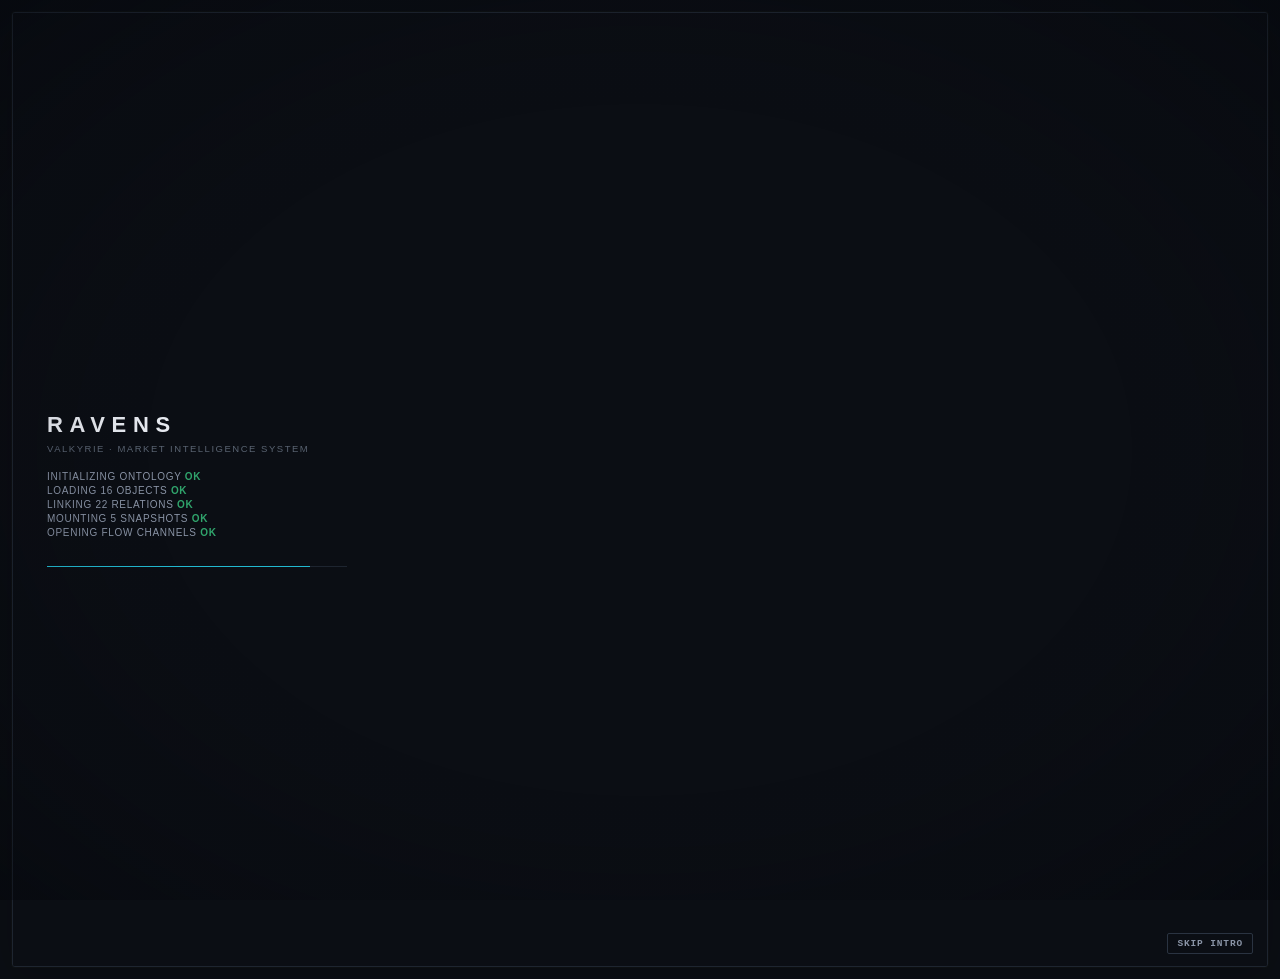
<file: prototype/valkyrie-v2.5/index.html>
<!DOCTYPE html>
<html lang="ko">
<head>
<meta charset="utf-8">
<meta name="viewport" content="width=device-width, initial-scale=1">
<meta http-equiv="Content-Security-Policy" content="default-src 'none'; script-src 'self'; style-src 'self' 'unsafe-inline'; img-src data:; connect-src 'none'; base-uri 'none'; form-action 'none'">
<title>VALKYRIE — Hydro Flow HUD (Motion System v2.5)</title>
<link rel="stylesheet" href="./styles.css?v=20260915.3">
</head>
<body>
<!-- VALKYRIE v2.5 Pages build · restored DOM contract · cache-busted runtime -->
<div class="shell" id="app">

  <div class="hd">
    <div class="lg">VAL<em>KYRIE</em><span>v2.5</span></div>
    <div class="sep"></div>
    <span class="ml">MARKET STATUS</span>
    <span class="bdg ca" id="ms"><i class="dot"></i><span id="msT">CAUTION</span><span class="num ml2" id="msN" style="color:inherit">(2)</span></span>
    <span class="bdg cf" id="cf" style="display:none">CONFLICT</span>
    <div class="sep"></div>
    <span class="ml">AS OF</span><span class="num" id="asof" style="font-size:11px;color:var(--mut)"></span>
    <span class="bdg live" id="mode"><i class="dot"></i><span id="modeT">LIVE</span></span>
    <div style="flex:1"></div>
    <button id="sig" class="pri">▶ RUN SIGNATURE</button>
    <button id="rst">RESET</button>
    <div class="sep"></div>
    <span class="ml2">RAVENS · AI PLUSTHON 2026</span>
  </div>

  <div class="cw" id="cw">
    <canvas id="df"></canvas>
    <div class="sweep" id="sweep"></div>
    <div class="phb" id="phb"></div>
    <div class="ovl">
      <div class="ml" style="color:#4E596B">INTELLIGENCE CHAIN</div>
      <div class="ml2" style="margin-top:2px">16 OBJECTS · 22 RELATIONS · SAMPLE DATA</div>
      <div class="ml2" style="margin-top:1px;color:#3E4756">관계 = 사전 정의 온톨로지(고정) · 점등 = 데이터 기반</div>
    </div>
    <div class="ovr">
      <div class="ml2 num" id="hud" style="color:#3E4756">CURSOR — · —</div>
      <div class="ml2 num" id="hud2" style="color:#3E4756;margin-top:1px">NO OBJECT ACQUIRED</div>
    </div>
    <div class="afd" id="afd"></div>
    <svg id="chain" viewBox="0 0 1200 400" preserveAspectRatio="xMidYMid meet" role="img" aria-label="VALKYRIE 인과 체인">
      <defs>
        <marker id="aa" viewBox="0 0 10 10" refX="9" refY="5" markerWidth="5.5" markerHeight="5.5" orient="auto-start-reverse"><path d="M0 0L10 5L0 10z" fill="#F5A623"/></marker>
        <marker id="ac" viewBox="0 0 10 10" refX="9" refY="5" markerWidth="5.5" markerHeight="5.5" orient="auto-start-reverse"><path d="M0 0L10 5L0 10z" fill="#22B8CF"/></marker>
        <marker id="ad" viewBox="0 0 10 10" refX="9" refY="5" markerWidth="5" markerHeight="5" orient="auto-start-reverse"><path d="M0 0L10 5L0 10z" fill="#232C3A"/></marker>
      </defs>
      <g id="gLane"></g><g id="gEdge"></g><g id="gNode"></g><g id="gHud"></g>
    </svg>
  </div>

  <div class="insp">
    <div class="ic">
      <div class="ml">OBJECT</div>
      <div class="big num mv" id="iv">—</div>
      <div class="kv"><span>CHANGE</span><span class="num" id="ic1" style="font-size:11.5px">—</span></div>
      <div class="kv"><span>OWNER</span><span id="io" style="font-size:11px;color:var(--mut)">—</span></div>
      <div class="kv"><span>STATE</span><span id="is" style="font-size:10px;font-weight:700;letter-spacing:.08em">—</span></div>
      <div class="ml2" id="iaux" style="margin-top:4px;line-height:1.55"></div>
    </div>
    <div class="ic">
      <div class="ml">EVIDENCE</div>
      <div id="iev" style="margin-top:3px"></div>
      <div class="ml2" id="iview" style="margin-top:5px;line-height:1.5;color:var(--mut)"></div>
    </div>
    <div class="ic">
      <div class="kv"><span>CONFIDENCE</span><span class="num" id="icf" style="font-size:16px;font-weight:700">—</span></div>
      <div class="cfb"><i id="icfb"></i></div>
      <div class="kv" style="margin-top:5px"><span>DATA VINTAGE</span></div>
      <div class="num" id="ivin" style="font-size:10px;color:var(--am);letter-spacing:.05em">LATEST · REVISION-ADJUSTED</div>
      <div class="ml2" style="margin-top:1px">공표시점 = 분기말 +2개월 가정</div>
      <div class="act" id="iact"></div>
    </div>
  </div>

  <div class="cmd">
    <span class="p">&gt;</span>
    <input id="ci" placeholder="VALKYRIE COMMAND — 시스템에 질의하십시오" autocomplete="off">
    <span class="chip" data-q="지금 채권 포지션 어떻게 가져가야 해?" data-n="sig_rates">채권 포지션</span>
    <span class="chip" data-q="금리 인하 경로는 어떻게 보고 있어?" data-n="sig_macro">금리 경로</span>
    <span class="chip" data-q="이번 코스닥 IPO 청약 들어가도 돼?" data-n="sig_equity">IPO 청약</span>
  </div>

  <div class="tabs">
    <div class="tab" data-t="MACRO"><div class="n">MACRO</div><div class="o">정희강</div></div>
    <div class="tab a" data-t="RATES"><div class="n">RATES</div><div class="o">정훈</div></div>
    <div class="tab" data-t="EQUITY"><div class="n">EQUITY</div><div class="o">김유찬</div></div>
    <div style="flex:1"></div>
    <div style="padding:7px 11px" class="ml2">상단 노드 선택 시 해당 도메인 워크스페이스로 자동 전환</div>
  </div>
  <div id="pane" class="pane in"></div>

  <div class="ft">
    <button id="rp" class="pri">REPLAY ▶</button>
    <div class="tl"><div class="ax"></div><div id="ticks"></div></div>
    <div style="text-align:right">
      <div class="ml2">SNAPSHOT</div>
      <div class="num" id="snapL" style="font-size:12px">2026-09-30</div>
    </div>
  </div>

  <div id="boot">
    <div class="bt" id="bt1">RAVENS</div>
    <div class="bs" id="bt2">VALKYRIE · MARKET INTELLIGENCE SYSTEM</div>
    <div style="margin-top:14px">
      <div class="bl" id="bl0">INITIALIZING ONTOLOGY <b>OK</b></div>
      <div class="bl" id="bl1">LOADING 16 OBJECTS <b>OK</b></div>
      <div class="bl" id="bl2">LINKING 22 RELATIONS <b>OK</b></div>
      <div class="bl" id="bl3">MOUNTING 5 SNAPSHOTS <b>OK</b></div>
      <div class="bl" id="bl4">OPENING FLOW CHANNELS <b>OK</b></div>
      <div class="bl" id="bl5">SYSTEM READY <b>▪</b></div>
    </div>
    <div id="bootbar"><i id="bbi"></i></div>
    <button id="skip">SKIP INTRO</button>
  </div>
</div>

<div class="sr"><table><caption>인과 체인 노드 값 (2026-09-30 스냅샷)</caption><tbody>
<tr><td>KR GDP 나우캐스팅</td><td>2.18%</td></tr><tr><td>US CPI</td><td>2.6%</td></tr>
<tr><td>BOK 기준금리</td><td>2.25%</td></tr><tr><td>국고 3Y</td><td>2.62%</td></tr>
<tr><td>2s10s 커브</td><td>+33bp</td></tr><tr><td>크레딧 AA- 3Y</td><td>52bp</td></tr>
<tr><td>KOSDAQ</td><td>905p</td></tr><tr><td>CB 리픽싱 하단 이탈</td><td>12사</td></tr>
<tr><td>IPO 수요예측 경쟁률</td><td>968:1</td></tr>
</tbody></table></div>

<script src="./bootstrap.js?v=20260915.3"></script>
<script src="./data.js?v=20260915.3"></script>
<script src="./core.js?v=20260915.3"></script>
<script src="./view.js?v=20260915.3"></script>
<script src="./interaction.js?v=20260915.3"></script>
</body>
</html>
</file>
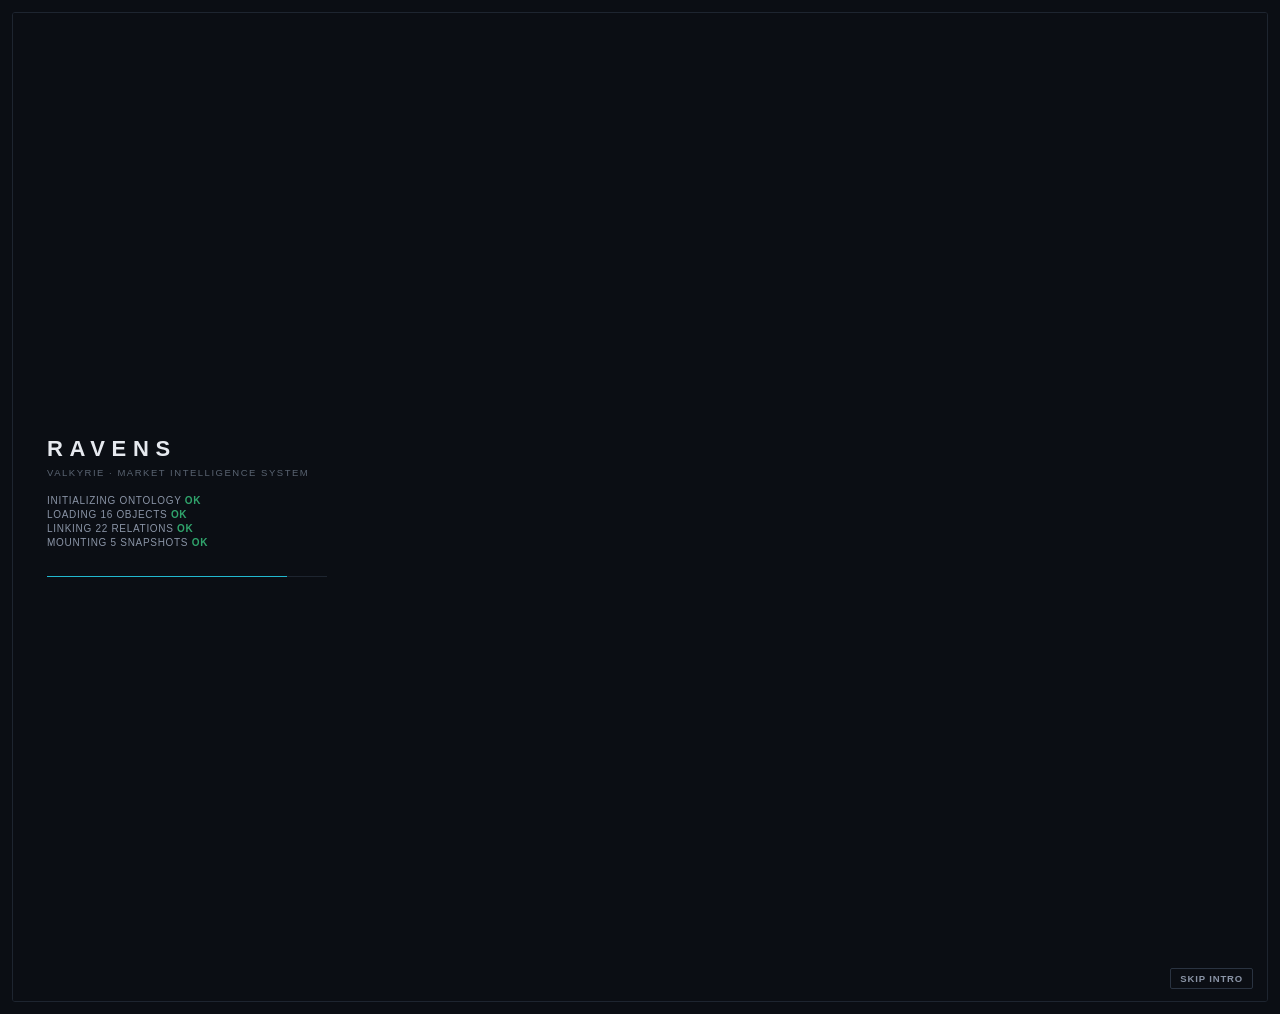
<file: prototype/valkyrie-v2/index.html>
<!DOCTYPE html>
<html lang="ko">
<head>
<meta charset="utf-8">
<meta name="viewport" content="width=device-width, initial-scale=1">
<meta http-equiv="Content-Security-Policy" content="default-src 'none'; script-src 'self'; style-src 'self' 'unsafe-inline'; img-src data:; connect-src 'none'; base-uri 'none'; form-action 'none'">
<title>VALKYRIE — Cinematic HUD Build</title>
<link rel="stylesheet" href="./styles.css">
</head>
<body>
<div class="shell" id="app">
  <div class="hd">
    <div class="lg">VAL<em>KYRIE</em></div><div class="sep"></div><span class="ml">MARKET STATUS</span><span class="bdg ca" id="ms"><i class="dot"></i><span id="msT">CAUTION</span><span class="num ml2" id="msN" style="color:inherit">(2)</span></span><span class="bdg cf" id="cf" style="display:none">CONFLICT</span><div class="sep"></div><span class="ml">AS OF</span><span class="num" id="asof" style="font-size:11px;color:var(--mut)"></span><span class="bdg live" id="mode"><i class="dot"></i><span id="modeT">LIVE</span></span><div style="flex:1"></div><button id="sig" class="pri">▶ RUN SIGNATURE</button><button id="rst">RESET</button><div class="sep"></div><span class="ml2">RAVENS · AI PLUSTHON 2026</span>
  </div>
  <div class="cw" id="cw"><canvas id="df"></canvas><div class="sweep" id="sweep"></div><div class="phb" id="phb"></div><div class="ovl"><div class="ml" style="color:#4E596B">INTELLIGENCE CHAIN</div><div class="ml2" style="margin-top:2px">16 OBJECTS · 22 RELATIONS · SAMPLE DATA</div><div class="ml2" style="margin-top:1px;color:#3E4756">관계 = 사전 정의 온톨로지(고정) · 점등 = 데이터 기반</div></div><div class="ovr"><div class="ml2 num" id="hud" style="color:#3E4756">CURSOR — · —</div><div class="ml2 num" id="hud2" style="color:#3E4756;margin-top:1px">NO OBJECT ACQUIRED</div></div><svg id="chain" viewBox="0 0 1200 412" preserveAspectRatio="xMidYMid meet" role="img" aria-label="VALKYRIE 인과 체인"><defs><marker id="aa" viewBox="0 0 10 10" refX="9" refY="5" markerWidth="5.5" markerHeight="5.5" orient="auto-start-reverse"><path d="M0 0L10 5L0 10z" fill="#F5A623"/></marker><marker id="ac" viewBox="0 0 10 10" refX="9" refY="5" markerWidth="5.5" markerHeight="5.5" orient="auto-start-reverse"><path d="M0 0L10 5L0 10z" fill="#22B8CF"/></marker><marker id="ad" viewBox="0 0 10 10" refX="9" refY="5" markerWidth="5" markerHeight="5" orient="auto-start-reverse"><path d="M0 0L10 5L0 10z" fill="#232C3A"/></marker></defs><g id="gLane"></g><g id="gEdge"></g><g id="gNode"></g><g id="gHud"></g></svg></div>
  <div class="insp"><div class="ic"><div class="ml">OBJECT</div><div class="big num mv" id="iv">—</div><div class="kv"><span>CHANGE</span><span class="num" id="ic1" style="font-size:11.5px">—</span></div><div class="kv"><span>OWNER</span><span id="io" style="font-size:11px;color:var(--mut)">—</span></div><div class="kv"><span>STATE</span><span id="is" style="font-size:10px;font-weight:700;letter-spacing:.08em">—</span></div><div class="ml2" id="iaux" style="margin-top:4px;line-height:1.55"></div></div><div class="ic"><div class="ml">EVIDENCE</div><div id="iev" style="margin-top:3px"></div><div class="ml2" id="iview" style="margin-top:5px;line-height:1.5;color:var(--mut)"></div></div><div class="ic"><div class="kv"><span>CONFIDENCE</span><span class="num" id="icf" style="font-size:16px;font-weight:700">—</span></div><div class="cfb"><i id="icfb"></i></div><div class="kv" style="margin-top:5px"><span>DATA VINTAGE</span></div><div class="num" id="ivin" style="font-size:10px;color:var(--am);letter-spacing:.05em">LATEST · REVISION-ADJUSTED</div><div class="ml2" style="margin-top:1px">공표시점 = 분기말 +2개월 가정</div><div class="act" id="iact"></div></div></div>
  <div class="cmd"><span class="p">&gt;</span><input id="ci" placeholder="VALKYRIE COMMAND — 시스템에 질의하십시오" autocomplete="off"><span class="chip" data-q="지금 채권 포지션 어떻게 가져가야 해?" data-n="sig_rates">채권 포지션</span><span class="chip" data-q="금리 인하 경로는 어떻게 보고 있어?" data-n="sig_macro">금리 경로</span><span class="chip" data-q="이번 코스닥 IPO 청약 들어가도 돼?" data-n="sig_equity">IPO 청약</span></div>
  <div class="tabs"><div class="tab" data-t="MACRO"><div class="n">MACRO</div><div class="o">정희강</div></div><div class="tab a" data-t="RATES"><div class="n">RATES</div><div class="o">정훈</div></div><div class="tab" data-t="EQUITY"><div class="n">EQUITY</div><div class="o">김유찬</div></div><div style="flex:1;border-bottom:0"></div><div style="padding:7px 11px" class="ml2">상단 노드 선택 시 해당 도메인 워크스페이스로 자동 전환</div></div><div id="pane" class="pane in"></div>
  <div class="ft"><button id="rp" class="pri">REPLAY ▶</button><div class="tl"><div class="ax"></div><div id="ticks"></div></div><div style="text-align:right"><div class="ml2">SNAPSHOT</div><div class="num" id="snapL" style="font-size:12px">2026-09-30</div></div></div>
  <div id="boot"><div class="bt" id="bt1">RAVENS</div><div class="bs" id="bt2">VALKYRIE · MARKET INTELLIGENCE SYSTEM</div><div style="margin-top:14px"><div class="bl" id="bl0">INITIALIZING ONTOLOGY <b>OK</b></div><div class="bl" id="bl1">LOADING 16 OBJECTS <b>OK</b></div><div class="bl" id="bl2">LINKING 22 RELATIONS <b>OK</b></div><div class="bl" id="bl3">MOUNTING 5 SNAPSHOTS <b>OK</b></div><div class="bl" id="bl4">SYSTEM READY <b>▪</b></div></div><div id="bootbar"><i id="bbi"></i></div><button id="skip">SKIP INTRO</button></div>
</div>
<div class="sr"><table><caption>인과 체인 노드 값(2026-09-30)</caption><tbody><tr><td>US CPI</td><td>2.6%</td></tr><tr><td>BOK 기준금리</td><td>2.25%</td></tr><tr><td>국고 3Y/10Y</td><td>2.62% / 2.88%</td></tr><tr><td>2s10s 커브</td><td>+33bp</td></tr><tr><td>크레딧 AA- 3Y</td><td>52bp</td></tr><tr><td>KOSDAQ</td><td>905p</td></tr><tr><td>CB 리픽싱 하단 이탈</td><td>12사</td></tr><tr><td>IPO 수요예측 경쟁률</td><td>968:1</td></tr></tbody></table></div>
<script src="./data.js"></script><script src="./system.js"></script><script src="./runtime.js"></script>
</body>
</html>
</file>
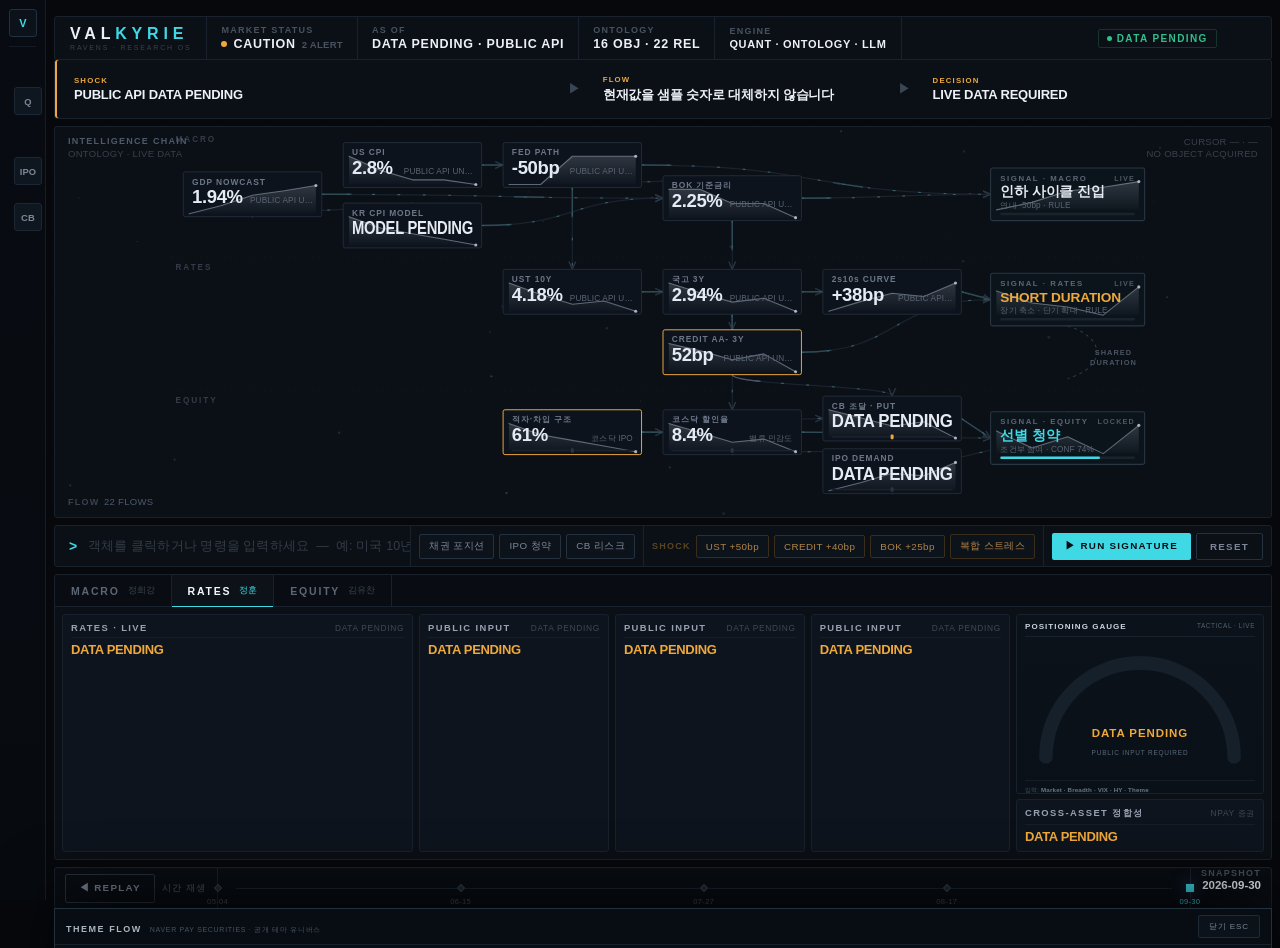
<file: prototype/valkyrie-v3/index.html>
<!doctype html>
<html lang="ko">
<head>
<meta charset="utf-8">
<meta name="viewport" content="width=device-width,initial-scale=1">
<meta http-equiv="Content-Security-Policy" content="default-src 'self' data: https://alpha-crew-labs.github.io; script-src 'self' https://alpha-crew-labs.github.io; style-src 'self' 'unsafe-inline' https://alpha-crew-labs.github.io; img-src data: https://alpha-crew-labs.github.io; connect-src 'self' https://alpha-crew-labs.github.io https://polling.finance.naver.com https://m.stock.naver.com https://stock.naver.com https://api.stock.naver.com https://scanner.tradingview.com https://aikstockdata.com; base-uri 'none'; form-action 'none'">
<title>VALKYRIE v3 — Research Intelligence System · v2.6 Baseline</title>
<link rel="stylesheet" href="./styles.css?v=2601&rev=__BUILD_REV__">
<link rel="stylesheet" href="./mobile.css?v=2602&rev=__BUILD_REV__">
<link rel="stylesheet" href="./quant-hk.css?v=2603&rev=__BUILD_REV__">
<link rel="stylesheet" href="./equity-yc.css?v=2606&rev=__BUILD_REV__">
<link rel="stylesheet" href="./live-equity.css?v=2606&rev=__BUILD_REV__">
<link rel="stylesheet" href="./live-equity-extra.css?v=2607&rev=__BUILD_REV__">
<link rel="stylesheet" href="./theme-equity.css?v=2613&rev=__BUILD_REV__">
<link rel="stylesheet" href="./market-strip.css?v=2610&rev=__BUILD_REV__">
<link rel="stylesheet" href="./domain-ui.css?v=2614&rev=__BUILD_REV__">
<link rel="stylesheet" href="./ux-overlay.css?v=2615&rev=__BUILD_REV__">
<link rel="stylesheet" href="./research-rail.css?v=1&rev=__BUILD_REV__">
<link rel="stylesheet" href="./theme-flow.css?v=1&rev=__BUILD_REV__">
</head>
<body>
<div class="boot" id="boot">
  <div style="font-size:10px;letter-spacing:.44em;color:#3E4654;font-weight:700">R A V E N S</div>
  <div style="font-size:31px;font-weight:800;letter-spacing:.3em;margin-top:9px">VAL<span style="color:#3FD9E6">KYRIE</span></div>
  <div style="font-size:9px;letter-spacing:.32em;color:#4F5866;margin-top:7px">RESEARCH INTELLIGENCE SYSTEM</div>
  <div style="margin-top:26px;text-align:left;width:290px">
    <div class="bl" id="b0">INITIALIZING ONTOLOGY <b style="float:right">OK</b></div>
    <div class="bl" id="b1">LOADING OBJECTS <b style="float:right">16 / 16</b></div>
    <div class="bl" id="b2">LINKING RELATIONS <b style="float:right">22 / 22</b></div>
    <div class="bl" id="b3">MOUNTING SNAPSHOTS <b style="float:right">5 / 5</b></div>
    <div class="bl" id="b4" style="margin-top:9px;color:#3FD9E6;letter-spacing:.3em">SYSTEM READY</div>
  </div>
</div>

<div class="app">
  <div class="hd">
    <div class="br"><div class="lg">VAL<span>KYRIE</span></div><div style="font-size:7px;letter-spacing:.26em;color:#39424E;margin-top:2px">RAVENS · RESEARCH OS</div></div>
    <div class="hcell"><div class="ml">Market Status</div><div class="stx" id="mst"><i class="dot"></i><span>CONNECTING</span><span class="ml2 num" id="mstn" style="color:#49525F">—</span></div></div>
    <div class="hcell"><div class="ml">As Of</div><div class="stx num" id="asof">PUBLIC DATA CONNECTING</div></div>
    <div class="hcell"><div class="ml">Ontology</div><div class="stx num">16 OBJ · 22 REL</div></div>
    <div class="hcell"><div class="ml">Engine</div><div class="stx" style="font-size:11px">QUANT · ONTOLOGY · LLM</div></div>
    <div class="hcell gr1" style="flex-direction:row;gap:8px;align-items:center">
      <div class="conf" id="cfb">CONFLICT DETECTED</div>
      <div class="live" id="lv"><i class="bt"></i><span id="lvt">CONNECTING</span></div>
    </div>
  </div>

  <div class="bf" data-domain="RATES">
    <div class="bsweep"></div>
    <div class="seg s1"><div class="tag">SHOCK</div><div class="txt" id="bf1">PUBLIC DATA PENDING</div></div>
    <div></div><div class="arw">▶</div>
    <div class="seg s2"><div class="tag">FLOW</div><div class="txt" id="bf2">LIVE INPUT REQUIRED</div></div>
    <div class="arw">▶</div>
    <div class="seg s3"><div class="tag">DECISION</div><div class="txt" id="bf3">SIGNAL PENDING</div></div>
  </div>

  <div class="cw" id="cw">
    <canvas id="df"></canvas>
    <div class="ovl">
      <div class="ml" style="color:#4E5A6B">INTELLIGENCE CHAIN</div>
      <div class="ml2" style="margin-top:2px;color:#39424E">ONTOLOGY · LIVE DATA</div>
    </div>
    <div class="ovr">
      <div class="ml2 num" id="hud" style="color:#39424E">CURSOR — · —</div>
      <div class="ml2 num" id="hud2" style="color:#39424E;margin-top:1px">NO OBJECT ACQUIRED</div>
    </div>
    <div class="ovb">
      <div><span class="ml" style="color:#39424E">FLOW</span> <span class="ml2 num" id="fl1" style="color:#4E5A6B">22 FLOWS</span></div>
      <div style="display:none"><span class="ml">FEED</span> <span class="ml2 num" id="fd">PUBLIC FEED CONNECTING</span></div>
    </div>
    <div class="ban" id="ban"><div class="b1" id="ban1"></div><div class="b2" id="ban2"></div></div>
    <svg id="chain" viewBox="0 0 1020 400" preserveAspectRatio="xMidYMid meet" role="img" aria-label="VALKYRIE 인과 체인"></svg>
  </div>

  <div class="cmd">
    <div class="pr">&gt;</div>
    <input id="cin" placeholder="객체를 클릭하거나 명령을 입력하세요  —  예: 미국 10년물이 50bp 오르면 어떻게 돼?">
    <div class="cps">
      <div class="cp" data-q="지금 채권 포지션 어떻게 가져가야 해?">채권 포지션</div>
      <div class="cp" data-q="지금 IPO 청약에 들어가도 돼?">IPO 청약</div>
      <div class="cp" data-q="CB 리픽싱 위험 종목 보여줘">CB 리스크</div>
    </div>
    <div class="cps sk">
      <span class="ml" style="color:#5A4522">SHOCK</span>
      <div class="cp" data-s="ust">UST +50bp</div>
      <div class="cp" data-s="cr">CREDIT +40bp</div>
      <div class="cp" data-s="bok">BOK +25bp</div>
      <div class="cp" data-s="all">복합 스트레스</div>
    </div>
    <div class="cps" style="border-left:1px solid #19212C">
      <button class="btn" id="sig">▶ RUN SIGNATURE</button>
      <button class="btn g" id="rst">RESET</button>
    </div>
  </div>

  <div class="mw">
    <div class="tabs">
      <div class="tab" data-t="MACRO"><div class="tn">MACRO</div><div class="to">정희강</div></div>
      <div class="tab act" data-t="RATES"><div class="tn">RATES</div><div class="to">정훈</div></div>
      <div class="tab" data-t="EQUITY"><div class="tn">EQUITY</div><div class="to">김유찬</div></div>
      <div class="tabsp" aria-hidden="true"></div>
    </div>
    <div class="pane" id="pane"></div>
  </div>

  <div class="ft">
    <div class="fc"><button class="btn g" id="rp">◀ REPLAY</button><span class="ml" style="color:#39424E">시간 재생</span></div>
    <div class="tl"><div class="ax"></div><div id="tks"></div></div>
    <div class="fc" style="border-right:0;border-left:1px solid #19212C;flex-direction:column;align-items:flex-end;gap:1px">
      <div class="ml">SNAPSHOT</div><div class="num" id="snl" style="font-size:11.5px;font-weight:700">—</div>
    </div>
  </div>

  <div class="market-strip" id="marketStrip" data-state="pending" aria-label="시장 주요 지표 실시간 띠">
    <div class="market-strip-brand"><i></i><span>MKT</span><small id="marketStripSource">WAIT</small></div>
    <div class="market-strip-window">
      <div class="market-strip-track" id="marketStripTrack"><span class="market-strip-loading">MARKET DATA…</span></div>
    </div>
  </div>
</div>

<div class="sr"><table><caption>스냅샷별 주요 지표</caption><thead><tr><th>일자</th><th>UST 10Y</th><th>국고 3Y</th><th>2s10s</th><th>크레딧 AA- 3Y</th><th>IPO 경쟁률</th></tr></thead><tbody><tr><td>2026-05-04</td><td>4.62%</td><td>3.31%</td><td>-6bp</td><td>71bp</td><td>402:1</td></tr><tr><td>2026-06-15</td><td>4.44%</td><td>3.18%</td><td>9bp</td><td>66bp</td><td>448:1</td></tr><tr><td>2026-07-27</td><td>4.29%</td><td>3.06%</td><td>22bp</td><td>60bp</td><td>503:1</td></tr><tr><td>2026-08-17</td><td>4.34%</td><td>3.11%</td><td>17bp</td><td>64bp</td><td>488:1</td></tr><tr><td>2026-09-30</td><td>4.18%</td><td>2.94%</td><td>38bp</td><td>52bp</td><td>566:1</td></tr></tbody></table></div>

<script src="./data-core.js?v=2601&rev=__BUILD_REV__"></script>
<script src="./view.js?v=2601&rev=__BUILD_REV__"></script>
<script src="./interaction.js?v=2606&rev=__BUILD_REV__"></script>
<script src="./quant-hk.js?v=2603&rev=__BUILD_REV__"></script>
<script src="./equity-yc.js?v=2606&rev=__BUILD_REV__"></script>
<script src="./live-equity.js?v=2609&rev=__BUILD_REV__"></script>
<script src="./theme-equity.js?v=2613&rev=__BUILD_REV__"></script>
<script src="./market-strip.js?v=2610&rev=__BUILD_REV__"></script>
<script src="./domain-ui.js?v=2614&rev=__BUILD_REV__"></script>
<script src="./ux-overlay.js?v=2615&rev=__BUILD_REV__"></script>
<script src="./decision-log.js?v=2616&rev=__BUILD_REV__"></script>
<script src="./equity-decision.js?v=2616&rev=__BUILD_REV__"></script>
<script src="./reasoning-trace.js?v=1&rev=__BUILD_REV__"></script>
<script src="./equity-node-live.js?v=1&rev=__BUILD_REV__"></script>
<script src="./chain-briefing.js?v=1&rev=__BUILD_REV__"></script>
<script src="./node-fit.js?v=1&rev=__BUILD_REV__"></script>
<script src="./node-spark.js?v=1&rev=__BUILD_REV__"></script>
<script src="./graph-viewport.js?v=1&rev=__BUILD_REV__"></script>
<script src="./research-rail.js?v=1&rev=__BUILD_REV__"></script>
<script src="./cross-asset.js?v=1&rev=__BUILD_REV__"></script>
<script src="./theme-flow.js?v=1&rev=__BUILD_REV__"></script>
<script src="./attention-flow.js?v=1&rev=__BUILD_REV__"></script>
<script src="./investor-flow.js?v=1&rev=__BUILD_REV__"></script>
</body>
</html>
</file>
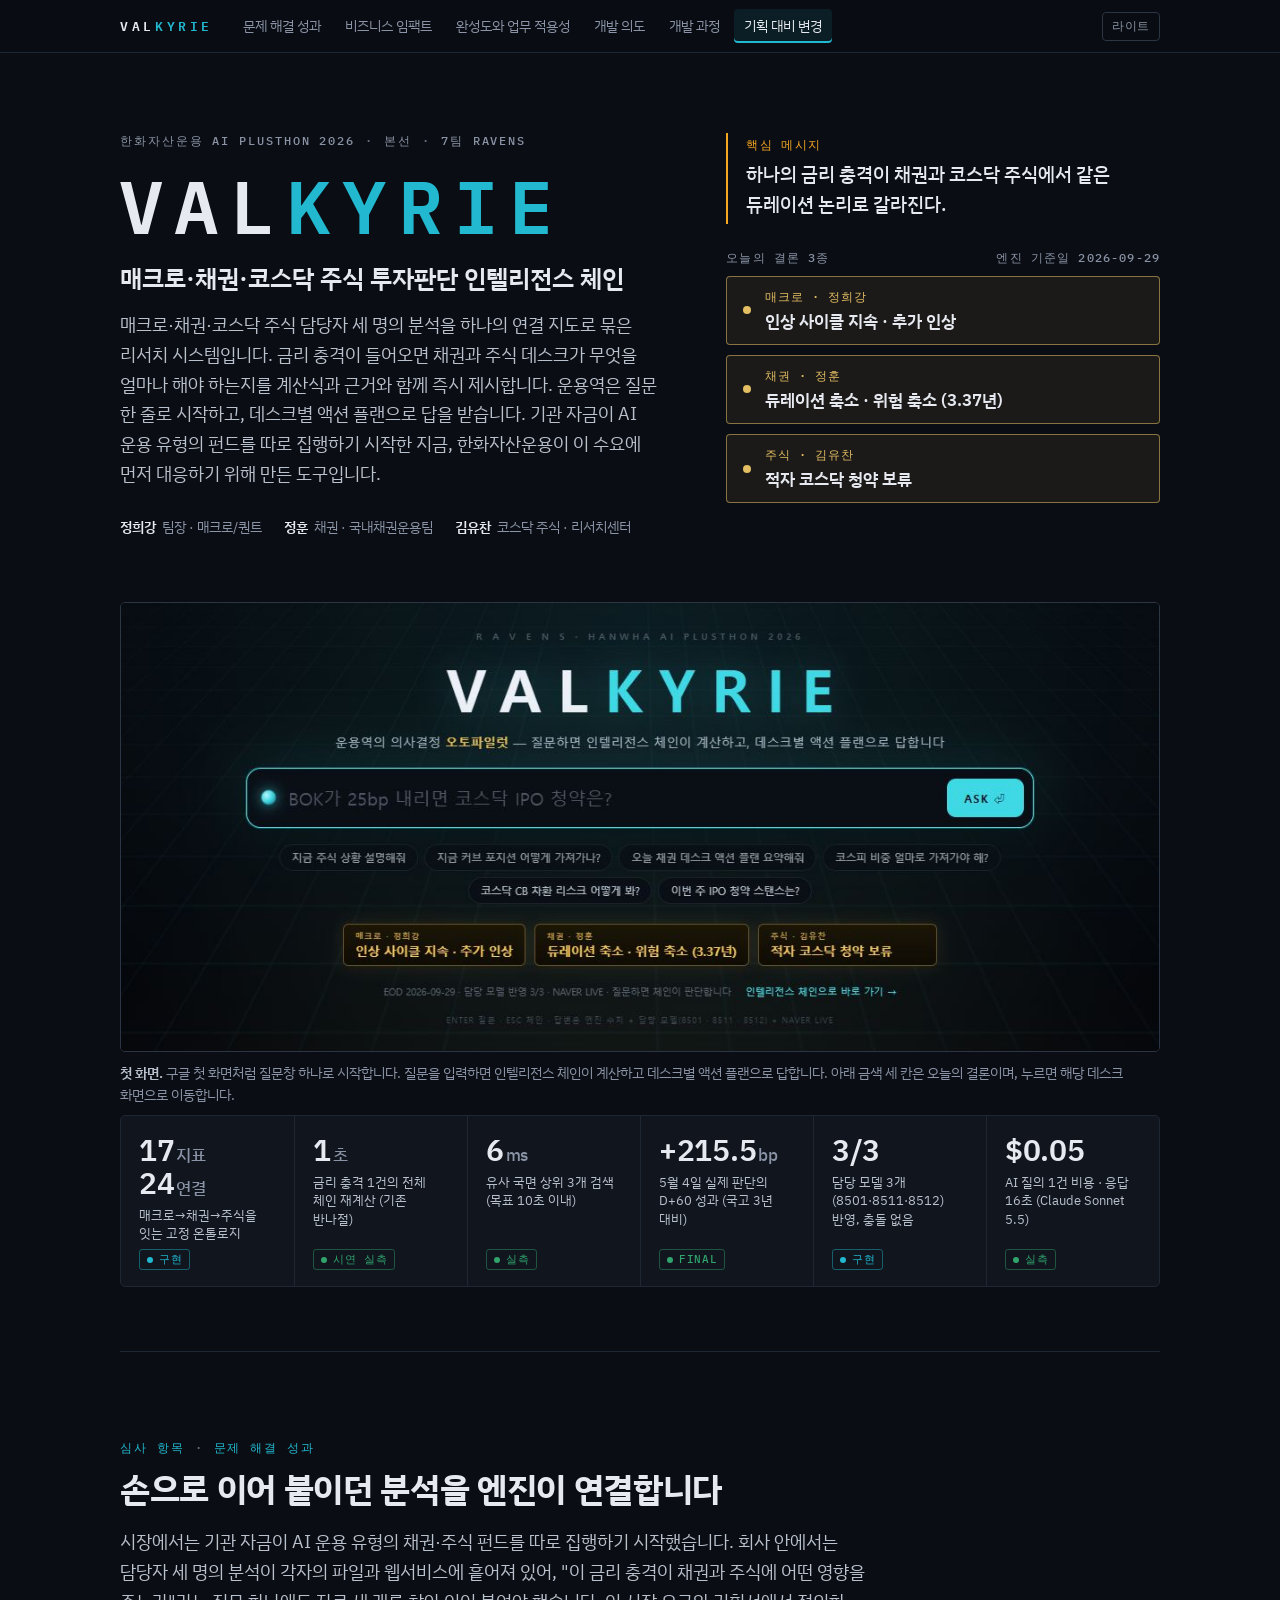
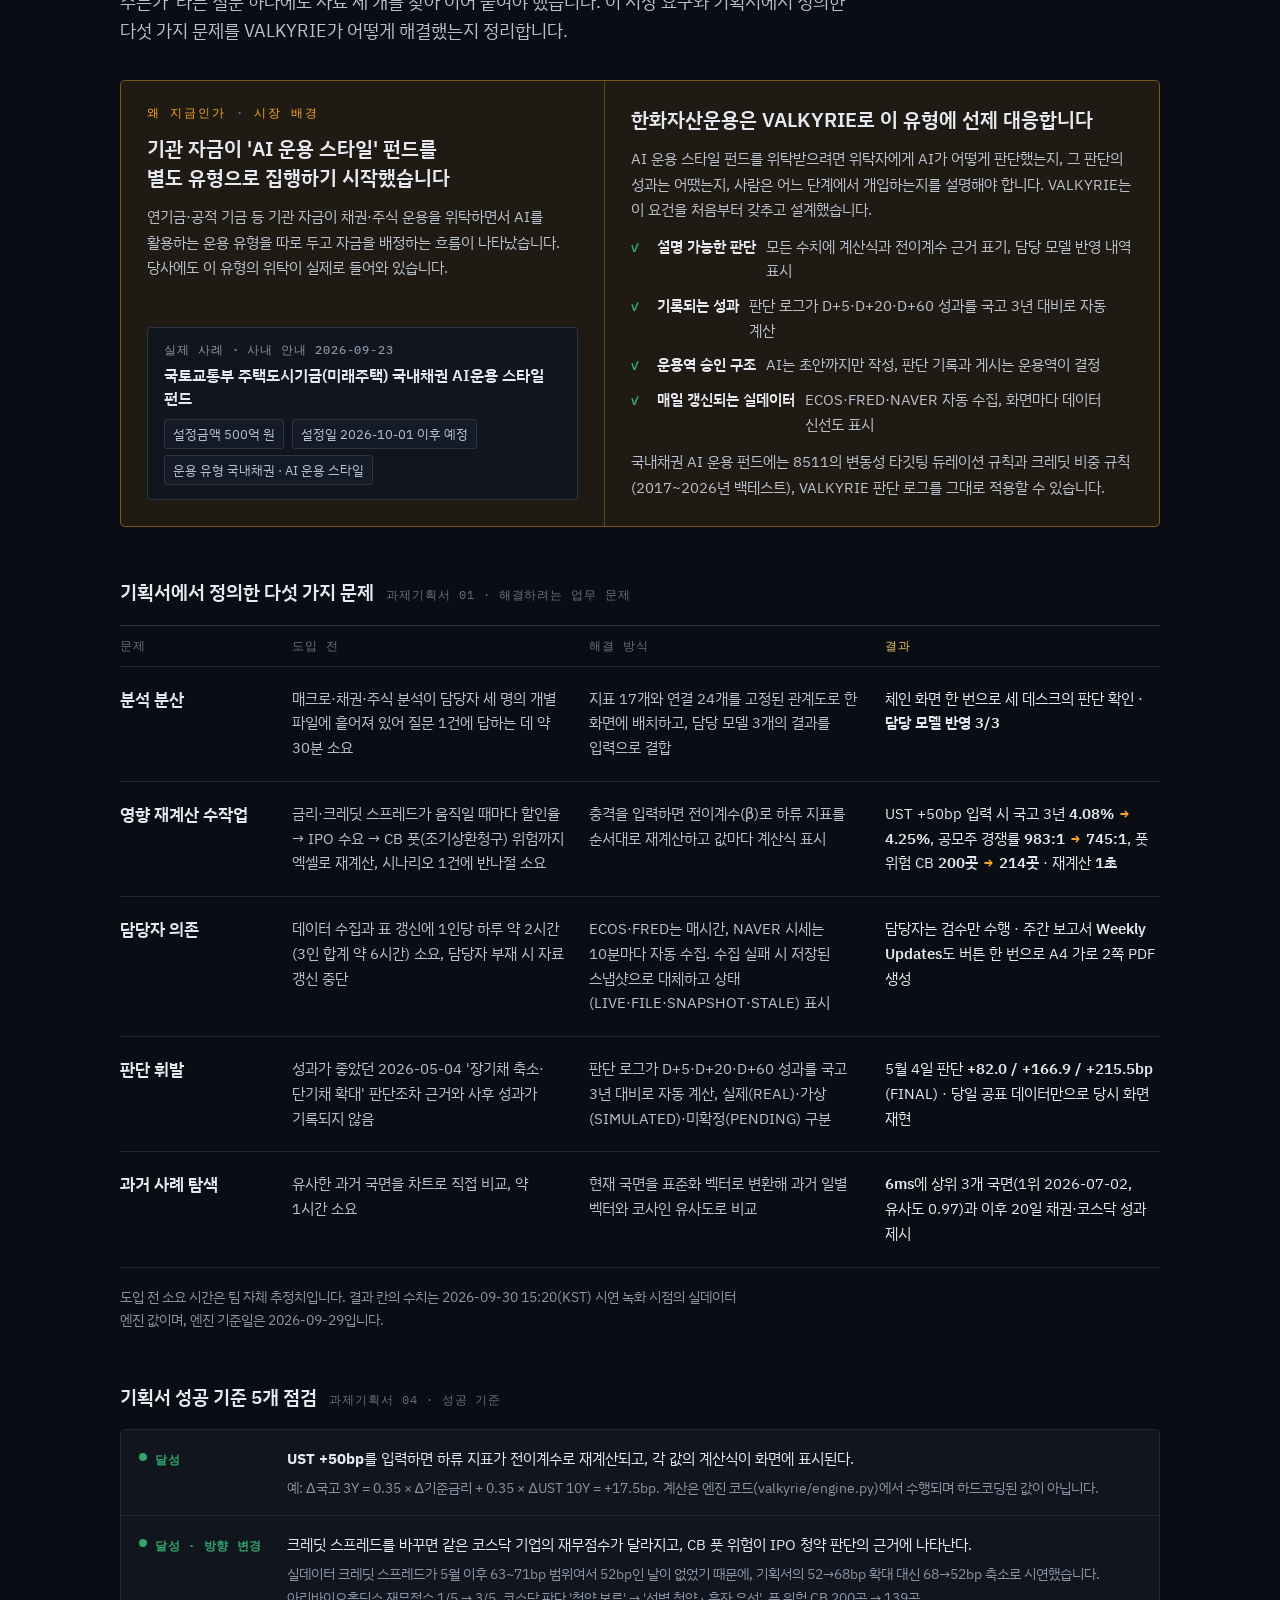
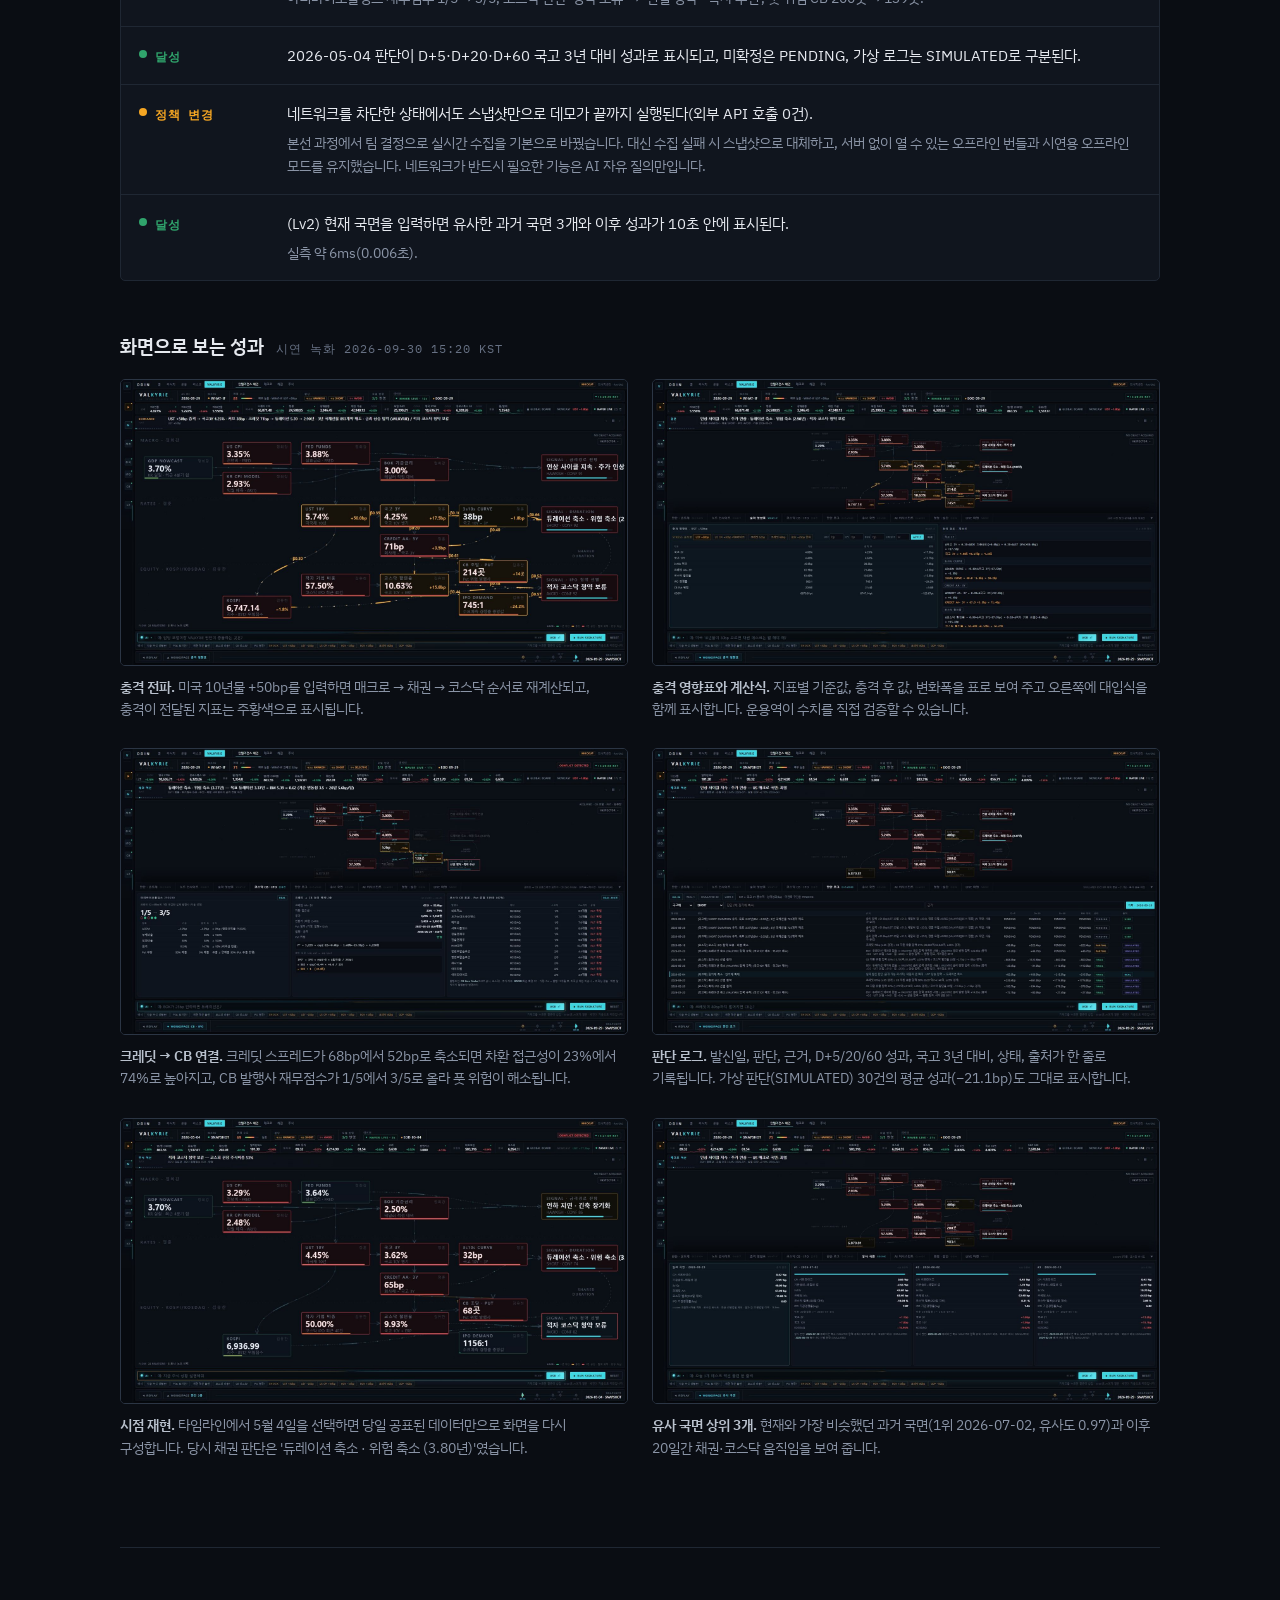
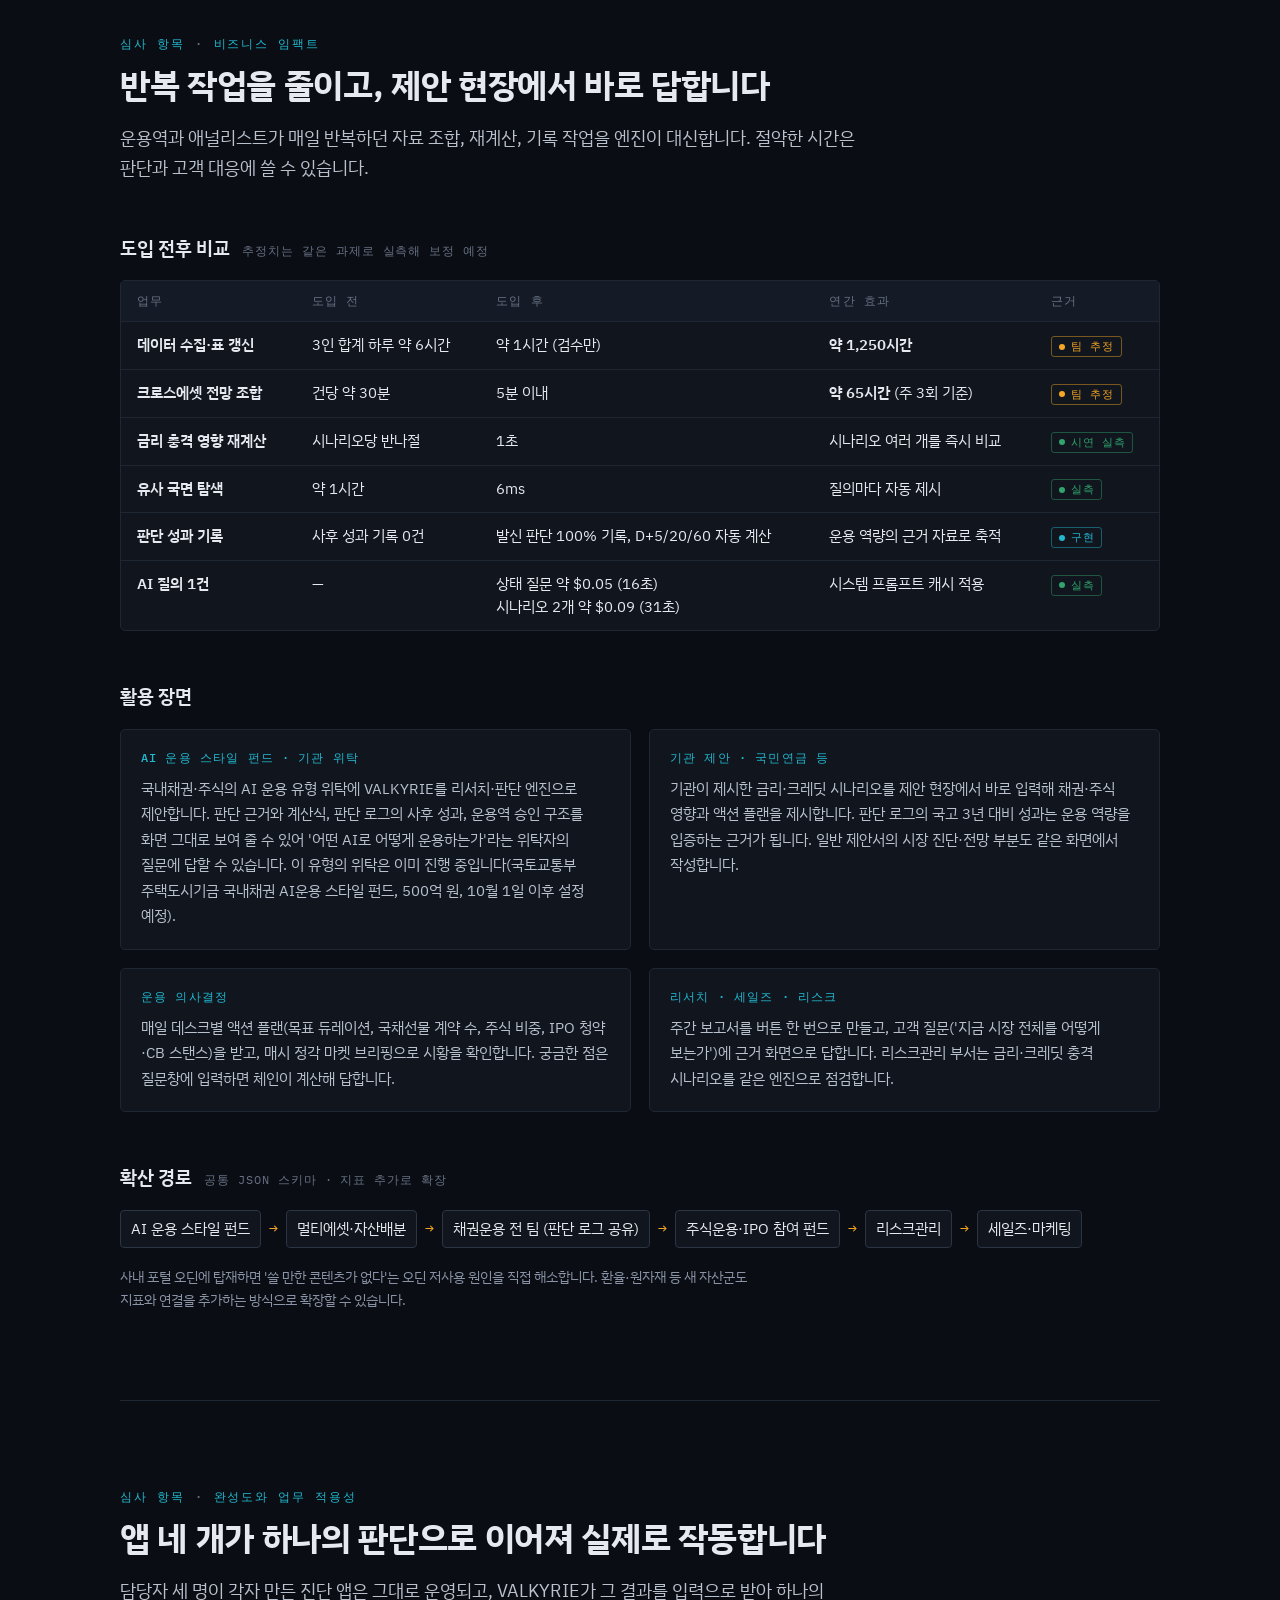
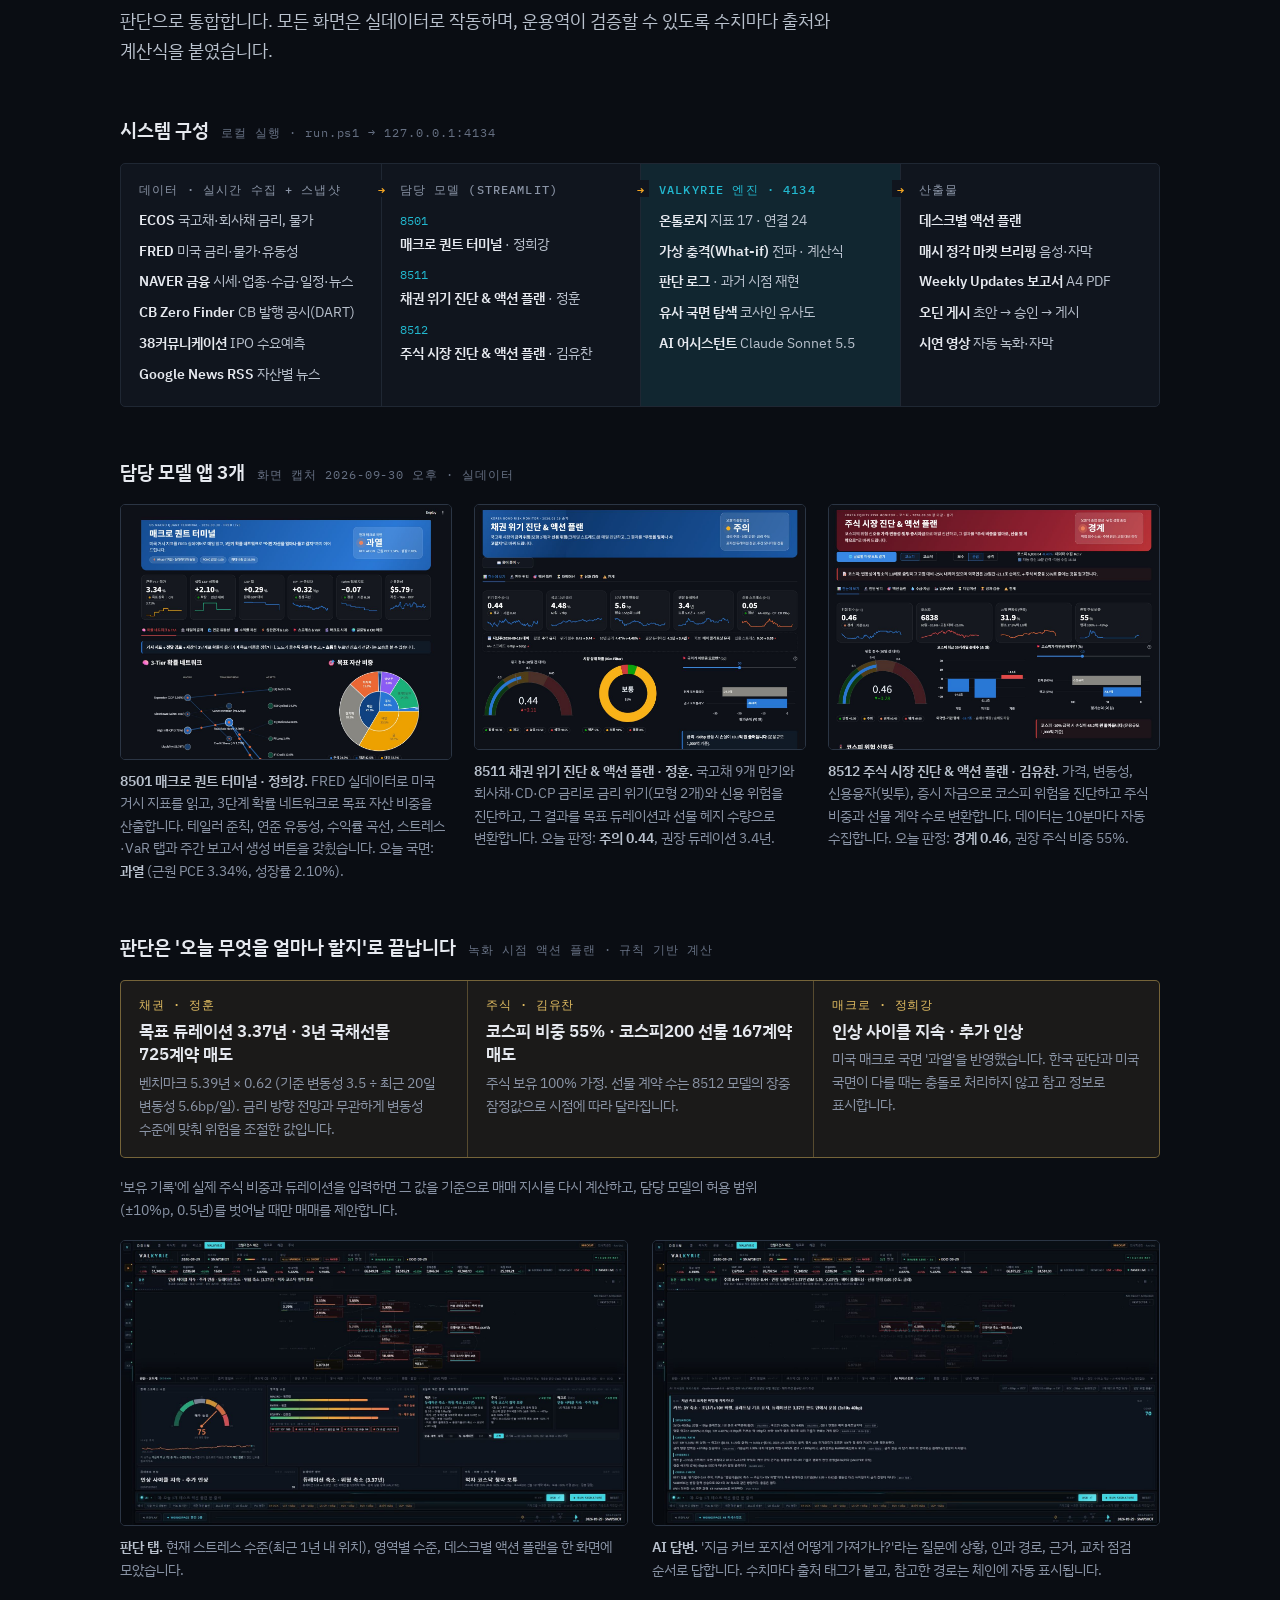
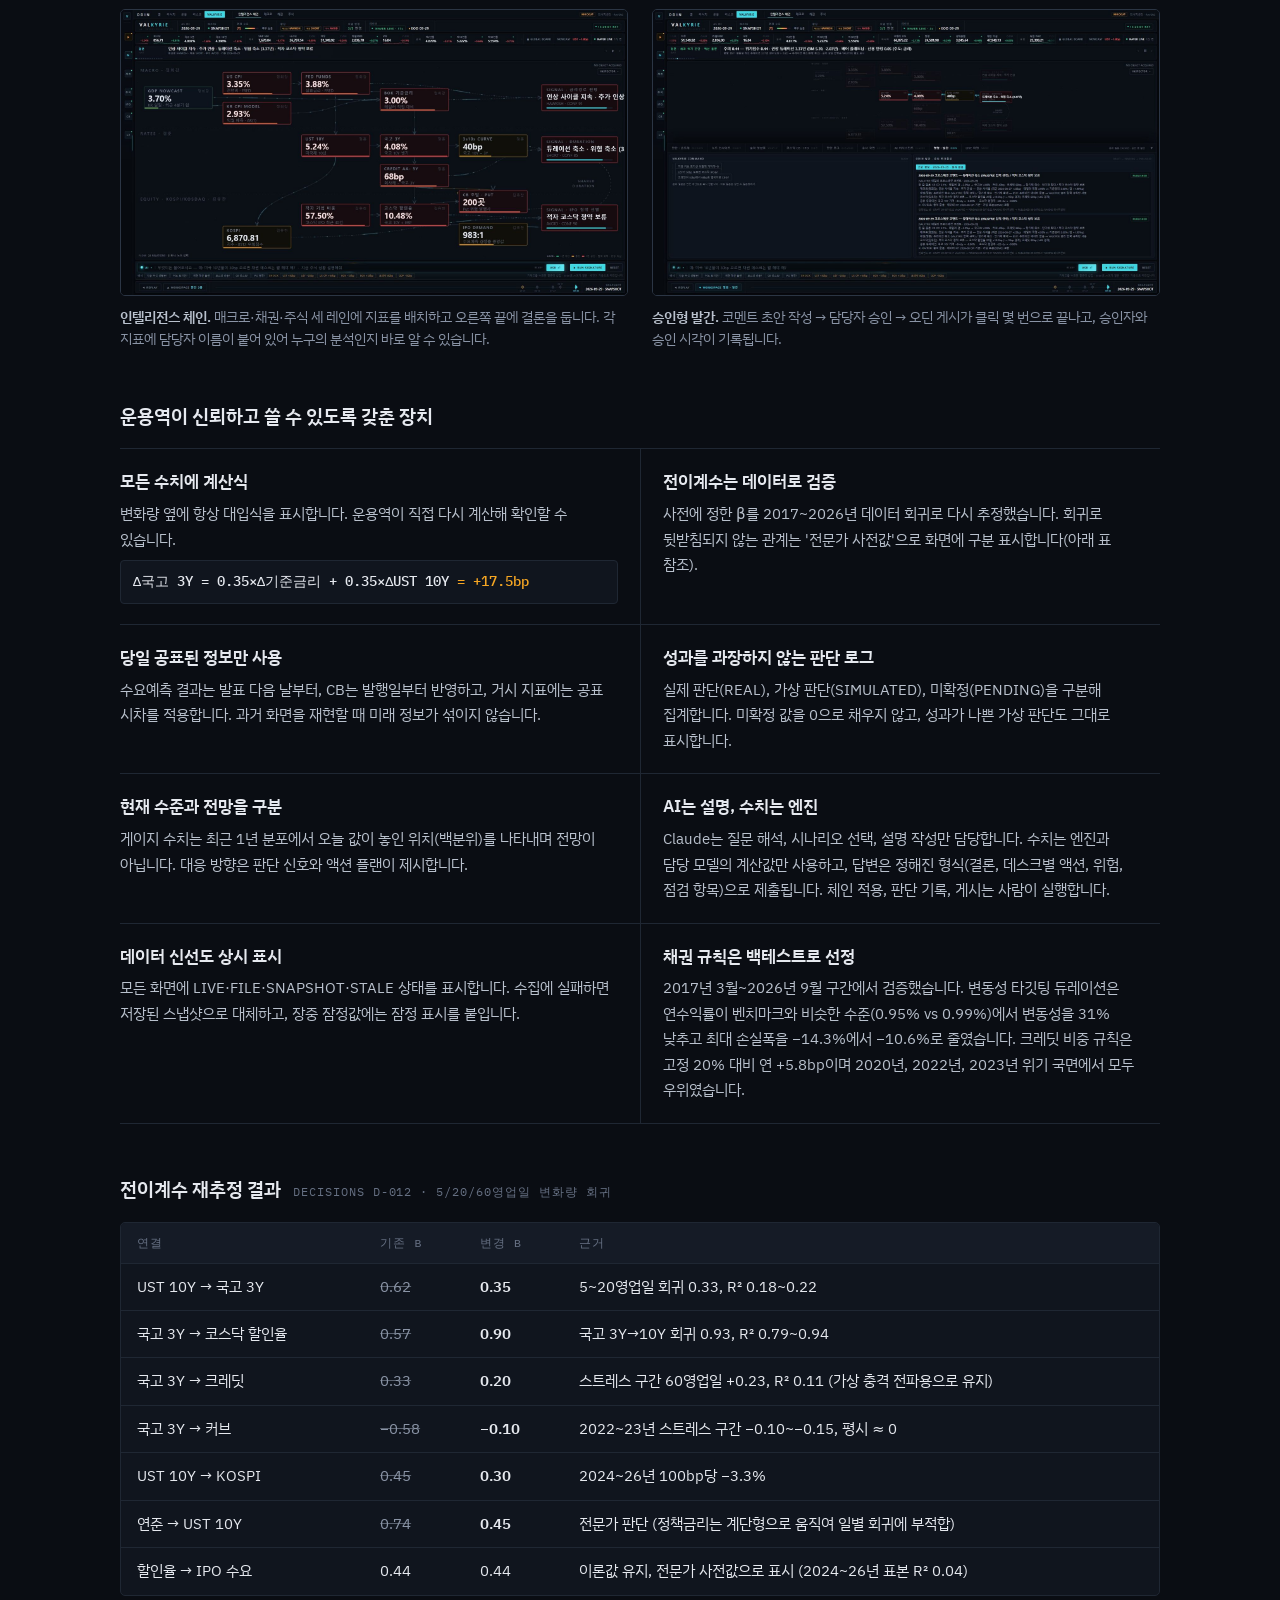
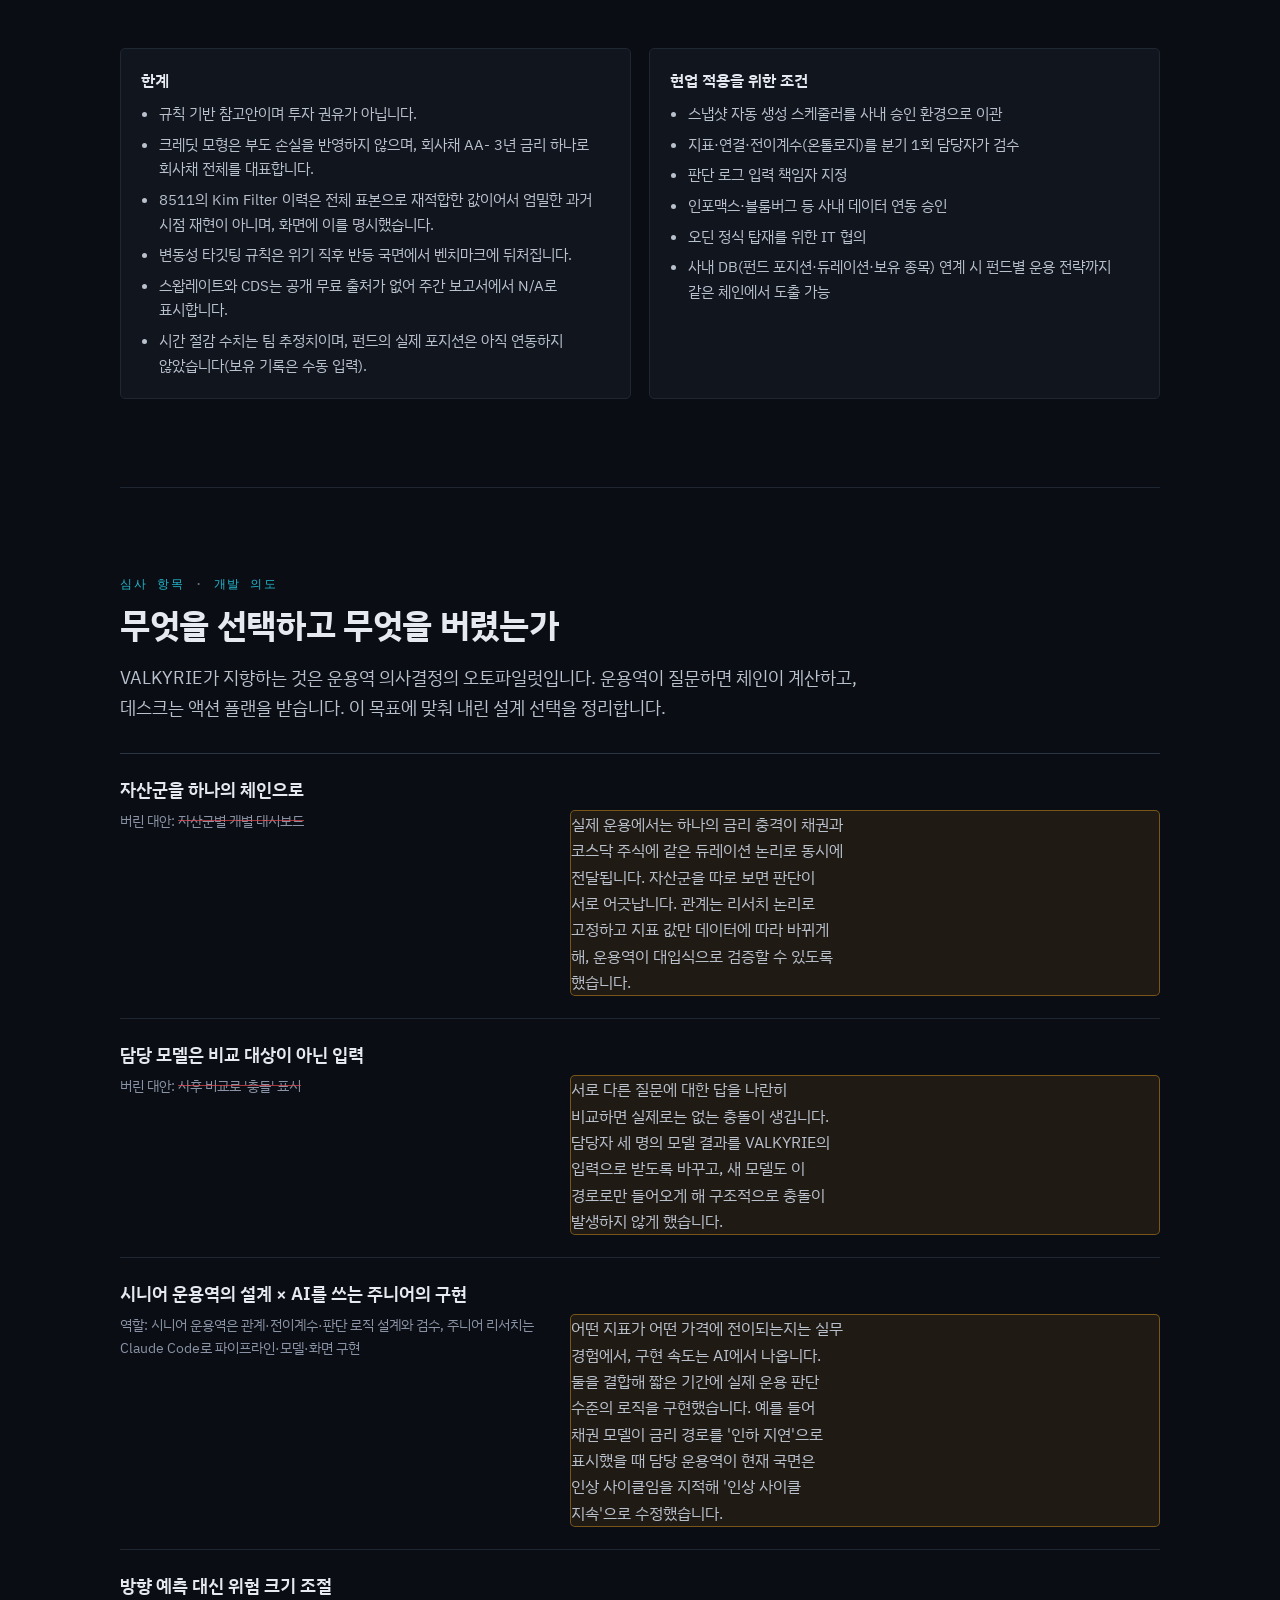
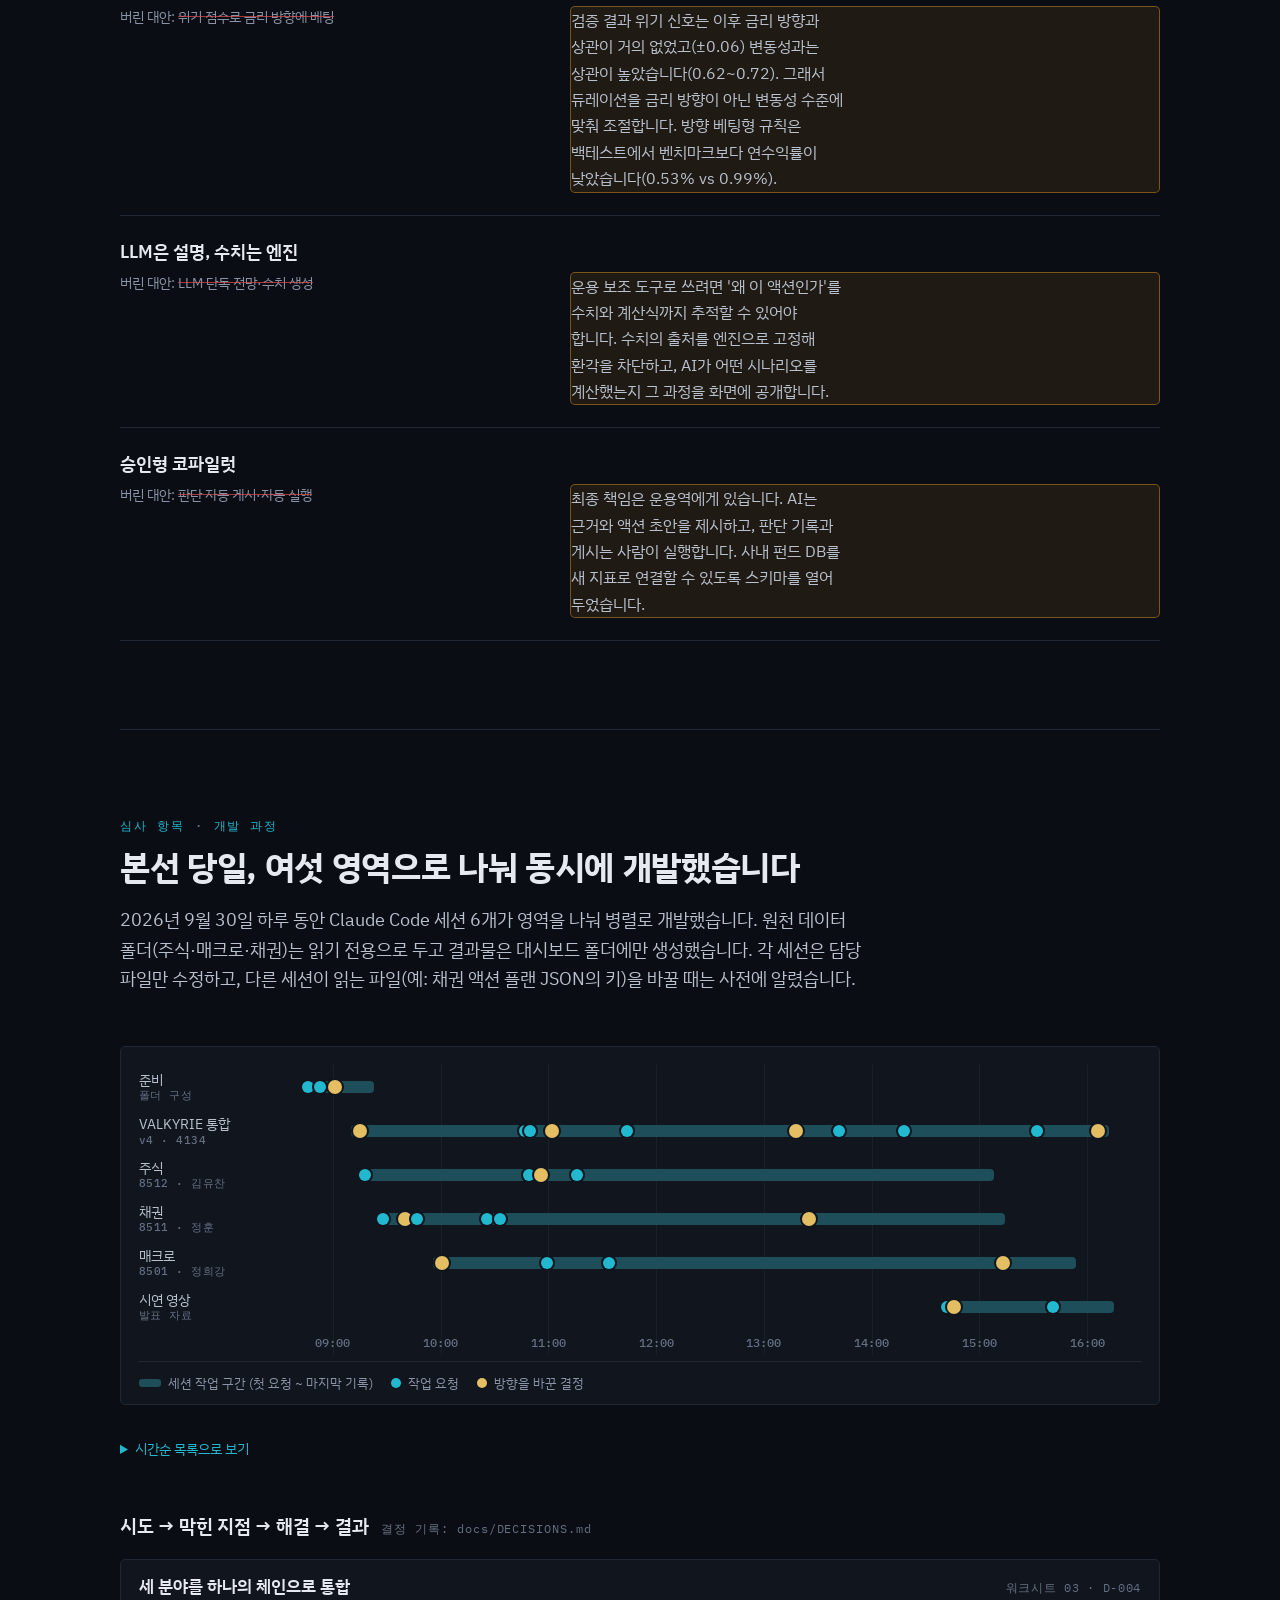
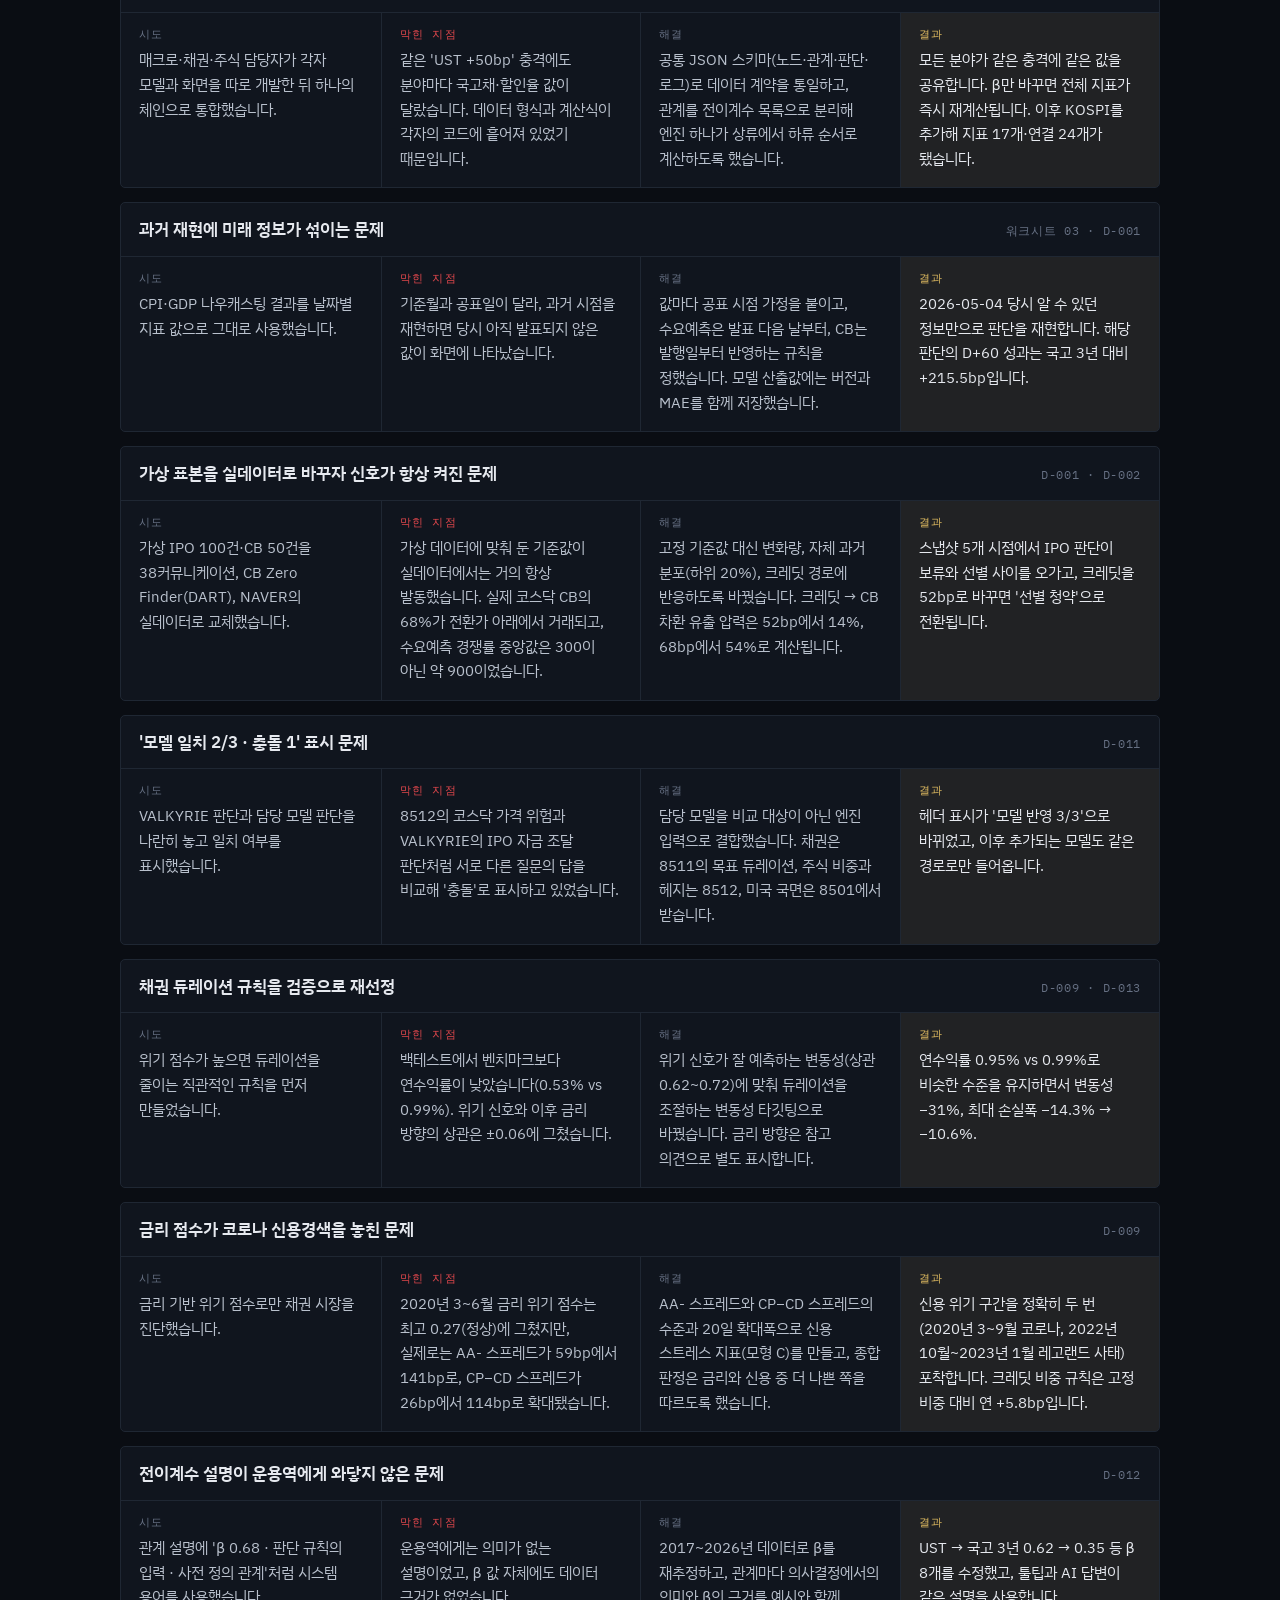
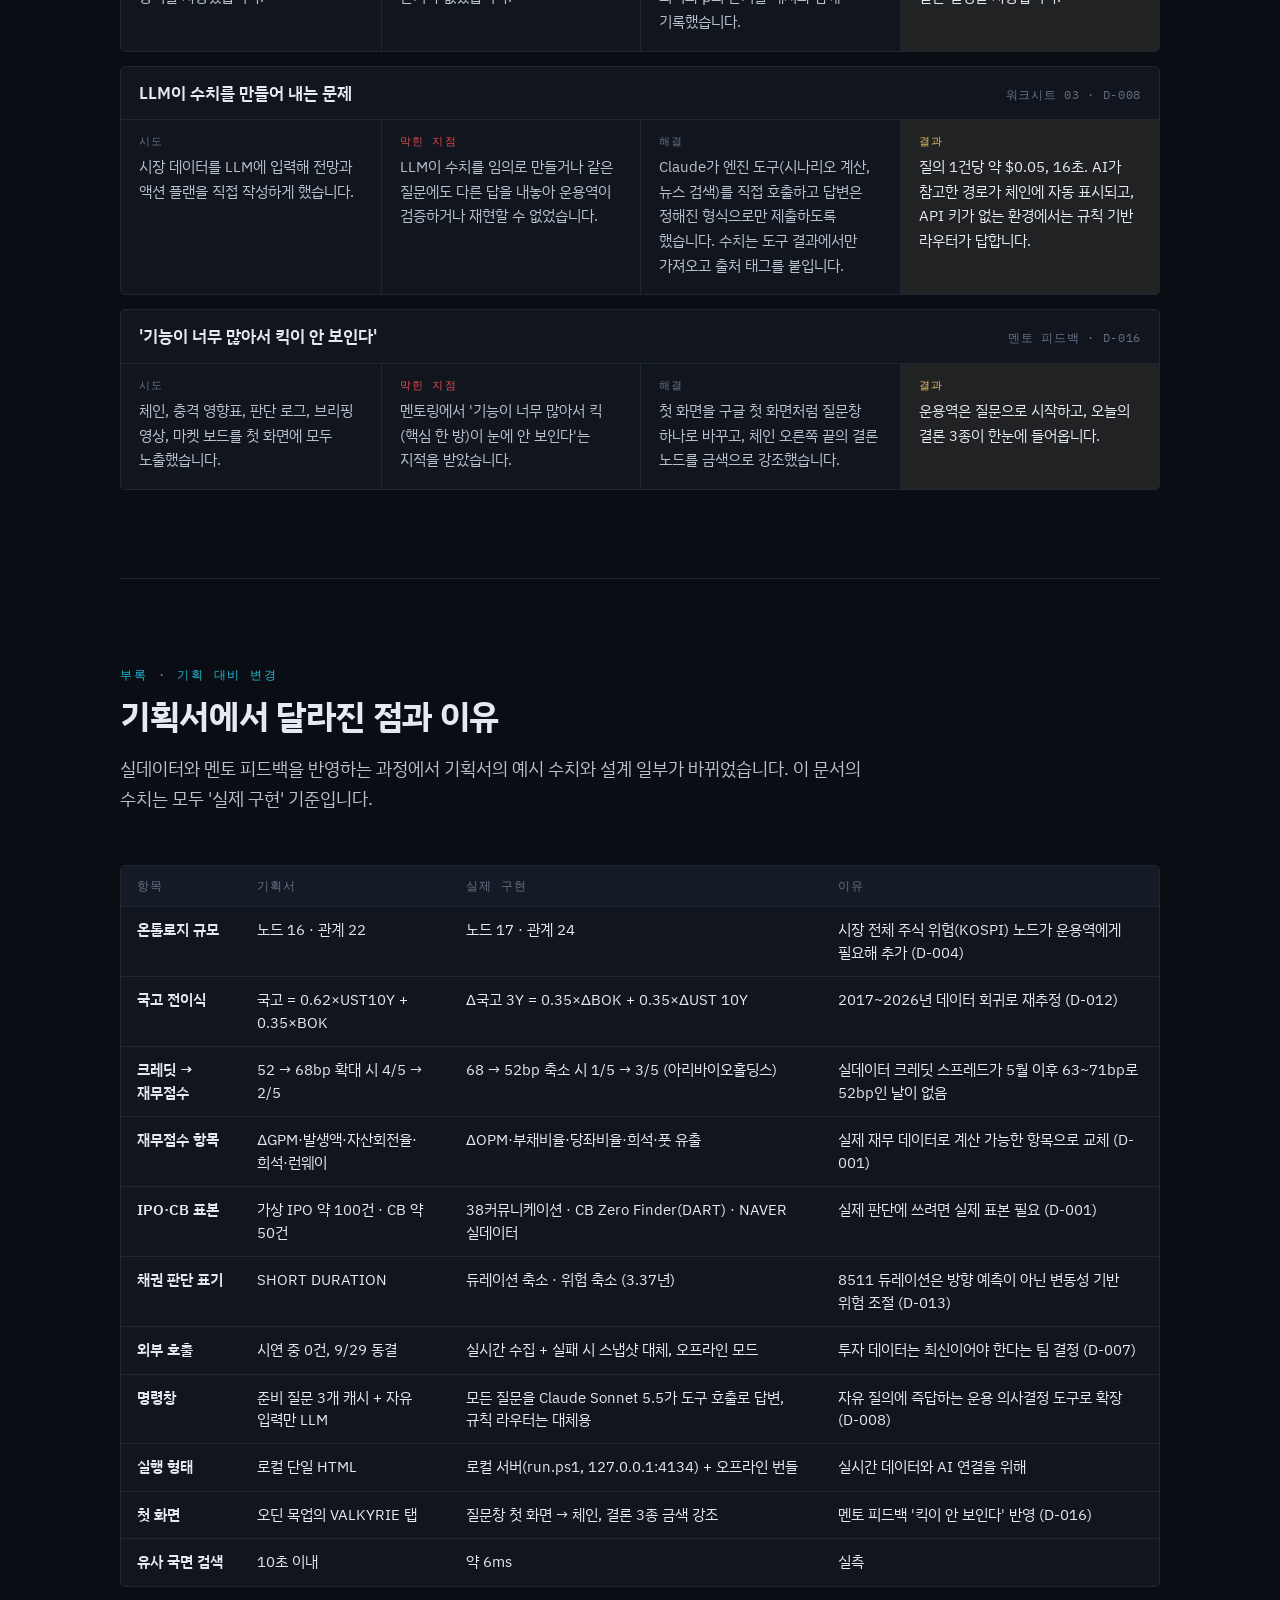
<file: prototype/valkyrie-v4/intro/index.html>
<!doctype html>
<html lang="ko">
<head>
<meta charset="utf-8">
<meta name="viewport" content="width=device-width, initial-scale=1, viewport-fit=cover">
<title>VALKYRIE 소개서</title>
<link rel="preconnect" href="https://fonts.googleapis.com">
<link rel="preconnect" href="https://fonts.gstatic.com" crossorigin>
<link rel="stylesheet" href="https://fonts.googleapis.com/css2?family=IBM+Plex+Mono:wght@400;500;600&family=IBM+Plex+Sans+KR:wght@400;500;600;700&display=swap">
<style>
/* Layout: a research dossier printed on the product's own terminal ground.
   Sticky section bar, 1120px sheet, ~70ch reading column, product screenshots break wide.
   Colour is semantic, as in VALKYRIE: cyan = system, amber = transmission, gold = the three conclusions. */
:root{
  --bg:#0A0D13; --panel:#10151E; --panel-2:#151B26; --line:#1F2733; --line-2:#2B3544;
  --fg:#E6E9EF; --fg-2:#B9C1CD; --mut:#8A94A6; --dim:#667083;
  --cyan:#22B8CF; --amber:#F5A623; --gold:#E3BE62; --green:#30A46C; --red:#E5484D;
  --cyan-wash:rgba(34,184,207,.10); --gold-wash:rgba(227,190,98,.08); --amber-wash:rgba(245,166,35,.09);
  --bar:#1D4E59; --grid:#18202A;
  --f-sans:"IBM Plex Sans KR","Malgun Gothic","Apple SD Gothic Neo",system-ui,sans-serif;
  --f-mono:"IBM Plex Mono",Consolas,"D2Coding",ui-monospace,monospace;
  color-scheme:dark;
}
/* Dark is the page's default regardless of the OS setting; the toggle switches to light. */
:root[data-theme="light"]{
  --bg:#F3F5F8; --panel:#FFFFFF; --panel-2:#EDF0F4; --line:#D9DFE7; --line-2:#C3CBD7;
  --fg:#0E141D; --fg-2:#2F3948; --mut:#566174; --dim:#7A8494;
  --cyan:#0B7C8E; --amber:#A86500; --gold:#8A6612; --green:#1D7A4C; --red:#C2343A;
  --cyan-wash:rgba(11,124,142,.08); --gold-wash:rgba(138,102,18,.07); --amber-wash:rgba(168,101,0,.08);
  --bar:#B5DDE3; --grid:#E3E8EE;
  color-scheme:light;
}
:root[data-theme="dark"]{
  --bg:#0A0D13; --panel:#10151E; --panel-2:#151B26; --line:#1F2733; --line-2:#2B3544;
  --fg:#E6E9EF; --fg-2:#B9C1CD; --mut:#8A94A6; --dim:#667083;
  --cyan:#22B8CF; --amber:#F5A623; --gold:#E3BE62; --green:#30A46C; --red:#E5484D;
  --cyan-wash:rgba(34,184,207,.10); --gold-wash:rgba(227,190,98,.08); --amber-wash:rgba(245,166,35,.09);
  --bar:#1D4E59; --grid:#18202A;
  color-scheme:dark;
}

*,*::before,*::after{box-sizing:border-box}
html{scroll-behavior:smooth;scroll-padding-top:64px}
body{margin:0;background:var(--bg);color:var(--fg);font-family:var(--f-sans);font-size:16px;line-height:1.7;
  -webkit-font-smoothing:antialiased;word-break:keep-all;overflow-wrap:anywhere}
img{max-width:100%;display:block}
a{color:var(--cyan)}
:focus-visible{outline:2px solid var(--cyan);outline-offset:2px;border-radius:3px}
[hidden]{display:none!important}
.mono{font-family:var(--f-mono)}
.num{font-variant-numeric:tabular-nums}

/* ---------- top bar ---------- */
.bar{position:sticky;top:env(safe-area-inset-top,0px);z-index:20;background:color-mix(in srgb,var(--bg) 88%,transparent);
  backdrop-filter:blur(10px);-webkit-backdrop-filter:blur(10px);border-bottom:1px solid var(--line)}
.bar-in{max-width:1120px;margin:0 auto;padding-inline:clamp(16px,4vw,40px);display:flex;align-items:center;gap:20px;height:52px}
.mark{font-family:var(--f-mono);font-weight:600;letter-spacing:.28em;font-size:13px;color:var(--fg);text-decoration:none;white-space:nowrap}
.mark b{color:var(--cyan);font-weight:600}
.toc{display:flex;gap:4px;overflow-x:auto;scrollbar-width:none;flex:1;min-width:0}
.toc::-webkit-scrollbar{display:none}
.toc a{flex:none;font-size:13.5px;color:var(--mut);text-decoration:none;padding:6px 10px;border-radius:4px;white-space:nowrap}
.toc a:hover{color:var(--fg);background:var(--panel-2)}
.toc a.on{color:var(--fg);background:var(--cyan-wash);box-shadow:inset 0 -2px 0 var(--cyan)}
.theme{flex:none;font:500 12px var(--f-mono);letter-spacing:.06em;color:var(--mut);background:none;border:1px solid var(--line-2);
  border-radius:4px;padding:5px 9px;cursor:pointer}
.theme:hover{color:var(--fg);border-color:var(--mut)}

/* ---------- sheet ---------- */
.sheet{max-width:1120px;margin:0 auto;padding-inline:clamp(16px,4vw,40px)}
section{padding-block:clamp(56px,8vw,88px);border-top:1px solid var(--line)}
.eyebrow{font:500 12px/1.4 var(--f-mono);letter-spacing:.16em;text-transform:uppercase;color:var(--cyan);display:flex;gap:10px;align-items:center;flex-wrap:wrap}
.eyebrow span{color:var(--dim)}
h1,h2,h3{text-wrap:balance;margin:0}
h2{font-size:clamp(25px,3.3vw,34px);line-height:1.3;font-weight:700;margin-top:10px;letter-spacing:-.01em}
h3{font-size:19px;line-height:1.45;font-weight:600}
p{margin:0}
.lead{font-size:17.5px;color:var(--fg-2);max-width:68ch;margin-top:16px}
.stack{display:flex;flex-direction:column;gap:14px}
.sub{margin-top:52px;display:flex;flex-direction:column;gap:18px}
.sub-h{display:flex;align-items:baseline;gap:12px;flex-wrap:wrap}
.sub-h .mono{font-size:12px;color:var(--dim);letter-spacing:.08em}
.note{font-size:13.5px;color:var(--mut);max-width:80ch}
.tag{display:inline-flex;align-items:center;gap:6px;font:500 11px/1 var(--f-mono);letter-spacing:.06em;padding:4px 7px;border-radius:3px;
  border:1px solid var(--line-2);color:var(--mut);white-space:nowrap;vertical-align:middle}
.tag.meas{color:var(--green);border-color:color-mix(in srgb,var(--green) 45%,transparent)}
.tag.est{color:var(--amber);border-color:color-mix(in srgb,var(--amber) 45%,transparent)}
.tag.impl{color:var(--cyan);border-color:color-mix(in srgb,var(--cyan) 45%,transparent)}
.tag.meas::before,.tag.est::before,.tag.impl::before{content:"";width:6px;height:6px;border-radius:50%;background:currentColor}

/* ---------- hero ---------- */
.hero{padding-block:clamp(40px,7vw,80px) clamp(40px,6vw,64px);display:grid;grid-template-columns:minmax(0,1.25fr) minmax(0,1fr);gap:clamp(28px,5vw,64px);align-items:start}
.hero .eyebrow{color:var(--mut)}
.word{font-family:var(--f-mono);font-weight:600;font-size:clamp(38px,6vw,74px);line-height:1;letter-spacing:.16em;margin:18px 0 0 -.02em;color:var(--fg);white-space:nowrap}
.word b{color:var(--cyan);font-weight:600}
.hero h1{font-size:clamp(20px,2.4vw,25px);font-weight:600;line-height:1.45;margin-top:18px}
.hero .lead{margin-top:14px}
.team{display:flex;flex-wrap:wrap;gap:8px 22px;margin-top:26px;font-size:14px;color:var(--mut)}
.team b{color:var(--fg);font-weight:600;margin-right:6px}
.thesis{border-left:2px solid var(--amber);padding:4px 0 4px 18px;font-size:19px;line-height:1.6;font-weight:500;color:var(--fg)}
.thesis small{display:block;font:500 11.5px var(--f-mono);letter-spacing:.12em;color:var(--amber);margin-bottom:6px;text-transform:uppercase}
.calls{margin-top:26px;display:flex;flex-direction:column;gap:10px}
.calls-h{display:flex;justify-content:space-between;gap:10px;flex-wrap:wrap;font:500 11.5px var(--f-mono);letter-spacing:.1em;color:var(--mut);text-transform:uppercase}
.call{display:grid;grid-template-columns:auto 1fr;gap:4px 14px;align-items:center;padding:12px 16px;border:1px solid color-mix(in srgb,var(--gold) 55%,transparent);
  background:var(--gold-wash);border-radius:4px}
.call i{grid-row:span 2;width:8px;height:8px;border-radius:50%;background:var(--gold);box-shadow:0 0 0 0 color-mix(in srgb,var(--gold) 60%,transparent);animation:pulse 3.2s ease-out infinite}
.call:nth-child(3) i{animation-delay:.5s}.call:nth-child(4) i{animation-delay:1s}
.call span{font:500 11.5px var(--f-mono);letter-spacing:.08em;color:var(--gold)}
.call strong{font-size:16.5px;font-weight:600;line-height:1.4}
@keyframes pulse{0%{box-shadow:0 0 0 0 color-mix(in srgb,var(--gold) 55%,transparent)}70%,100%{box-shadow:0 0 0 9px transparent}}

/* ---------- figures ---------- */
figure{margin:0;display:flex;flex-direction:column;gap:10px;min-width:0}
.shot{position:relative;display:block;width:100%;padding:0;border:1px solid var(--line-2);border-radius:5px;overflow:hidden;background:var(--panel);cursor:zoom-in}
.shot img{width:100%;height:auto}
.shot::after{content:"크게 보기";position:absolute;right:8px;bottom:8px;font:500 11px var(--f-mono);letter-spacing:.06em;color:var(--fg);
  background:color-mix(in srgb,var(--bg) 80%,transparent);border:1px solid var(--line-2);padding:4px 7px;border-radius:3px;opacity:0;transition:opacity .2s}
.shot:hover::after,.shot:focus-visible::after{opacity:1}
figcaption{font-size:14px;color:var(--mut);line-height:1.6}
figcaption b{color:var(--fg-2);font-weight:600}
.fig-hero{margin-bottom:8px}
.grid2{display:grid;grid-template-columns:repeat(2,minmax(0,1fr));gap:28px 24px}
.grid3{display:grid;grid-template-columns:repeat(3,minmax(0,1fr));gap:28px 22px}

/* ---------- KPI strip ---------- */
.kpis{display:grid;grid-template-columns:repeat(6,minmax(0,1fr));border:1px solid var(--line);border-radius:5px;background:var(--panel);margin-bottom:clamp(40px,6vw,64px)}
.kpi{padding:18px 18px 16px;display:flex;flex-direction:column;gap:6px;border-left:1px solid var(--line);min-width:0}
.kpi:first-child{border-left:0}
.kpi .v{font-size:clamp(24px,2.6vw,30px);font-weight:600;line-height:1.1;letter-spacing:-.01em}
.kpi .v small{font-size:.55em;font-weight:500;color:var(--mut);margin-left:2px}
.kpi .l{font-size:13px;color:var(--fg-2);line-height:1.45}
.kpi .tag{align-self:flex-start;margin-top:auto}

/* ---------- problem → result rows ---------- */
.rows{border-top:1px solid var(--line-2);margin-top:30px}
.rows-h,.row{display:grid;grid-template-columns:150px repeat(3,minmax(0,1fr));gap:22px}
.rows-h{font:500 11.5px var(--f-mono);letter-spacing:.1em;color:var(--dim);text-transform:uppercase;padding:12px 0;border-bottom:1px solid var(--line)}
.rows-h .r{color:var(--gold)}
.row{padding:20px 0;border-bottom:1px solid var(--line);font-size:15px;line-height:1.65}
.row h3{font-size:16.5px}
.row h3 small{display:block;font:500 11.5px var(--f-mono);color:var(--dim);letter-spacing:.06em;margin-top:4px;font-weight:500}
.row .c{min-width:0;color:var(--fg-2)}
.row .c.r{color:var(--fg)}
.row .c.r b{font-weight:600}
.row .lbl{display:none;font:500 11px var(--f-mono);letter-spacing:.1em;color:var(--dim);text-transform:uppercase;margin-bottom:2px}
.arrow{color:var(--amber);font-family:var(--f-mono);padding-inline:2px}

/* ---------- criteria checklist ---------- */
.checks{display:flex;flex-direction:column;border:1px solid var(--line);border-radius:5px;background:var(--panel)}
.check{display:grid;grid-template-columns:130px minmax(0,1fr);gap:18px;padding:16px 18px;border-top:1px solid var(--line);font-size:15px}
.check:first-child{border-top:0}
.st{font:600 12px var(--f-mono);letter-spacing:.06em;display:flex;align-items:flex-start;gap:8px;padding-top:3px}
.st::before{content:"";flex:none;width:8px;height:8px;border-radius:50%;background:currentColor;margin-top:4px}
.st.ok{color:var(--green)}.st.chg{color:var(--amber)}
.check p+p{margin-top:4px;color:var(--mut);font-size:14px}

/* ---------- tables ---------- */
.tbl{overflow-x:auto;border:1px solid var(--line);border-radius:5px;background:var(--panel)}
table{border-collapse:collapse;width:100%;font-size:14.5px;line-height:1.55}
th,td{text-align:left;padding:12px 16px;border-top:1px solid var(--line);vertical-align:top}
thead th{border-top:0;font:500 11.5px var(--f-mono);letter-spacing:.1em;color:var(--dim);text-transform:uppercase;background:var(--panel-2);white-space:nowrap}
td.n{font-variant-numeric:tabular-nums;white-space:nowrap}
td b{font-weight:600}
td .was{color:var(--mut);text-decoration:line-through;text-decoration-color:color-mix(in srgb,var(--mut) 60%,transparent)}
.tbl.wide table{min-width:760px}

/* ---------- use cases ---------- */
.uses{display:grid;grid-template-columns:repeat(2,minmax(0,1fr));gap:18px}
.use{padding:20px;border:1px solid var(--line);border-radius:5px;background:var(--panel);display:flex;flex-direction:column;gap:10px;min-width:0}
.use .who{font:500 11.5px var(--f-mono);letter-spacing:.1em;color:var(--cyan);text-transform:uppercase}
.use p{font-size:15px;color:var(--fg-2)}
.spread{display:flex;flex-wrap:wrap;align-items:center;gap:8px;font-size:14.5px}
.spread span{padding:6px 10px;border:1px solid var(--line-2);border-radius:4px;background:var(--panel)}
.spread i{color:var(--amber);font-style:normal;font-family:var(--f-mono)}

/* ---------- why now: AI-style mandates ---------- */
.why{display:grid;grid-template-columns:minmax(0,1fr) minmax(0,1.15fr);margin-top:34px;border:1px solid color-mix(in srgb,var(--amber) 42%,transparent);border-radius:5px;background:var(--amber-wash);overflow:hidden}
.why > div{padding:24px 26px 26px;min-width:0;display:flex;flex-direction:column;gap:12px}
.why > div + div{border-left:1px solid color-mix(in srgb,var(--amber) 30%,transparent)}
.why .eyebrow{color:var(--amber)}
.why h3{font-size:20px}
.why p{font-size:15px;color:var(--fg-2)}
.case{border:1px solid var(--line-2);border-radius:4px;background:var(--panel);padding:14px 16px;display:flex;flex-direction:column;gap:6px;margin-top:auto}
.case span{font:500 11.5px var(--f-mono);letter-spacing:.08em;color:var(--mut)}
.case strong{font-size:15.5px;font-weight:600;line-height:1.45}
.case ul{margin:4px 0 0;padding:0;list-style:none;display:flex;flex-wrap:wrap;gap:6px 8px}
.case li{font-size:13px;color:var(--fg-2);padding:3px 8px;border:1px solid var(--line-2);border-radius:3px;background:var(--panel-2)}
.need{list-style:none;margin:0;padding:0;display:flex;flex-direction:column;gap:10px}
.need li{display:grid;grid-template-columns:16px auto minmax(0,1fr);gap:0 10px;align-items:baseline;font-size:14.5px;color:var(--fg-2)}
.need li::before{content:"✓";color:var(--green);font:600 13px var(--f-mono)}
.need li b{color:var(--fg);font-weight:600;white-space:nowrap}
.sub .rows{margin-top:0}
@media (max-width:820px){
  .why{grid-template-columns:minmax(0,1fr)}
  .why > div + div{border-left:0;border-top:1px solid color-mix(in srgb,var(--amber) 30%,transparent)}
}
@media (max-width:560px){
  .need li{grid-template-columns:16px minmax(0,1fr)}
  .need li span{grid-column:2}
  .need li b{white-space:normal}
}

/* ---------- system map ---------- */
.map{display:grid;grid-template-columns:repeat(4,minmax(0,1fr));gap:0;border:1px solid var(--line);border-radius:5px;background:var(--panel);overflow:hidden}
.col{padding:18px 18px 20px;border-left:1px solid var(--line);position:relative;min-width:0;display:flex;flex-direction:column;gap:10px}
.col:first-child{border-left:0}
.col:not(:first-child)::before{content:"→";position:absolute;left:-9px;top:16px;width:17px;height:17px;display:grid;place-items:center;
  background:var(--panel);color:var(--amber);font:600 12px var(--f-mono)}
.col h4{margin:0;font:500 11.5px var(--f-mono);letter-spacing:.1em;color:var(--mut);text-transform:uppercase}
.col ul{list-style:none;margin:0;padding:0;display:flex;flex-direction:column;gap:7px;font-size:14px;color:var(--fg-2)}
.col li b{color:var(--fg);font-weight:600}
.col li .mono{font-size:12px;color:var(--cyan)}
.col.core{background:var(--cyan-wash)}
.col.core h4{color:var(--cyan)}

/* ---------- action plan callout ---------- */
.plan{display:grid;grid-template-columns:repeat(3,minmax(0,1fr));border:1px solid color-mix(in srgb,var(--gold) 45%,transparent);border-radius:5px;background:var(--gold-wash)}
.plan div{padding:16px 18px;border-left:1px solid color-mix(in srgb,var(--gold) 30%,transparent);display:flex;flex-direction:column;gap:6px;min-width:0}
.plan div:first-child{border-left:0}
.plan span{font:500 11.5px var(--f-mono);letter-spacing:.08em;color:var(--gold)}
.plan strong{font-size:17px;font-weight:600;line-height:1.4}
.plan p{font-size:13.5px;color:var(--mut)}

/* ---------- trust list ---------- */
.trust{display:grid;grid-template-columns:repeat(2,minmax(0,1fr));gap:0;border-top:1px solid var(--line)}
.tr{padding:20px 22px 20px 0;border-bottom:1px solid var(--line);display:flex;flex-direction:column;gap:8px;min-width:0}
.tr:nth-child(even){padding-left:22px;border-left:1px solid var(--line)}
.tr h3{font-size:16.5px}
.tr p{font-size:15px;color:var(--fg-2)}
.formula{font:500 13.5px/1.6 var(--f-mono);color:var(--fg);background:var(--panel);border:1px solid var(--line);border-radius:4px;padding:10px 12px;overflow-x:auto;white-space:nowrap}
.formula em{font-style:normal;color:var(--amber)}

.limits{display:grid;grid-template-columns:repeat(2,minmax(0,1fr));gap:18px}
.limits > div{padding:20px;border:1px solid var(--line);border-radius:5px;background:var(--panel);min-width:0}
.limits h3{font-size:16px;margin-bottom:10px}
.limits ul{margin:0;padding-left:18px;display:flex;flex-direction:column;gap:6px;font-size:14.5px;color:var(--fg-2)}

/* ---------- intent ---------- */
.intent{display:flex;flex-direction:column;border-top:1px solid var(--line-2)}
.it{display:grid;grid-template-columns:minmax(0,1fr) minmax(0,1.4fr);gap:28px;padding:22px 0;border-bottom:1px solid var(--line)}
.it h3{font-size:18px}
.it .alt{margin-top:8px;font-size:13.5px;color:var(--mut)}
.it .alt s{text-decoration-color:color-mix(in srgb,var(--red) 70%,transparent)}
.it p.why{font-size:15.5px;color:var(--fg-2)}

/* ---------- gantt ---------- */
.gantt-wrap{position:relative;border:1px solid var(--line);border-radius:5px;background:var(--panel);padding:18px 18px 10px}
.gantt-scroll{overflow-x:auto}
.gantt{min-width:680px;position:relative}
.g-row{display:grid;grid-template-columns:140px minmax(0,1fr);align-items:center;height:44px}
.g-name{font-size:13.5px;color:var(--fg-2);line-height:1.3;padding-right:12px}
.g-name small{display:block;font:500 11px var(--f-mono);color:var(--dim);letter-spacing:.04em}
.g-track{position:relative;height:100%}
.g-grid{position:absolute;inset:0 0 0 140px;pointer-events:none}
.g-grid i{position:absolute;top:0;bottom:0;width:1px;background:var(--grid)}
.g-bar{position:absolute;top:50%;height:12px;margin-top:-6px;border-radius:4px;background:var(--bar)}
.g-ev{position:absolute;top:50%;width:22px;height:22px;margin:-11px 0 0 -11px;border:0;padding:0;background:none;cursor:pointer;border-radius:50%}
.g-ev::before{content:"";position:absolute;inset:5px;border-radius:50%;background:var(--cyan);box-shadow:0 0 0 2px var(--panel)}
.g-ev.key::before{background:var(--gold);inset:4px}
.g-ev:hover::before,.g-ev:focus-visible::before,.g-ev.on::before{inset:3px}
.g-axis{display:grid;grid-template-columns:140px minmax(0,1fr);height:26px}
.g-axis div{position:relative}
.g-axis span{position:absolute;transform:translateX(-50%);font:500 11.5px var(--f-mono);color:var(--dim);top:6px}
.g-tip{position:absolute;z-index:5;max-width:280px;padding:10px 12px;border-radius:4px;background:var(--panel-2);border:1px solid var(--line-2);
  box-shadow:0 8px 24px rgba(0,0,0,.25);font-size:13.5px;line-height:1.5;pointer-events:none}
.g-tip b{display:block;font:600 12px var(--f-mono);color:var(--cyan);margin-bottom:3px}
.g-legend{display:flex;gap:18px;flex-wrap:wrap;font-size:13px;color:var(--mut);margin-top:6px;padding-top:10px;border-top:1px solid var(--line)}
.g-legend span{display:inline-flex;align-items:center;gap:7px}
.g-legend i{display:inline-block;width:10px;height:10px;border-radius:50%;background:var(--cyan)}
.g-legend i.k{background:var(--gold)}
.g-legend i.b{width:22px;height:8px;border-radius:3px;background:var(--bar)}
details.chron{margin-top:14px}
details.chron summary{cursor:pointer;font-size:14px;color:var(--cyan);width:max-content;max-width:100%}
.chron ol{list-style:none;margin:12px 0 0;padding:0;display:flex;flex-direction:column;gap:0;border-top:1px solid var(--line)}
.chron li{display:grid;grid-template-columns:56px 110px minmax(0,1fr);gap:12px;padding:8px 0;border-bottom:1px solid var(--line);font-size:14px}
.chron li .t{font-family:var(--f-mono);color:var(--mut);font-variant-numeric:tabular-nums}
.chron li .s{color:var(--dim);font-size:13px}

/* ---------- process ---------- */
.steps{display:flex;flex-direction:column;gap:14px}
.step{border:1px solid var(--line);border-radius:5px;background:var(--panel);overflow:hidden}
.step-h{display:flex;justify-content:space-between;align-items:baseline;gap:12px;flex-wrap:wrap;padding:14px 18px;border-bottom:1px solid var(--line)}
.step-h h3{font-size:17px}
.step-h .mono{font-size:11.5px;color:var(--dim);letter-spacing:.06em}
.step-b{display:grid;grid-template-columns:repeat(4,minmax(0,1fr))}
.step-b > div{padding:14px 18px 16px;border-left:1px solid var(--line);font-size:14.5px;color:var(--fg-2);min-width:0}
.step-b > div:first-child{border-left:0}
.step-b > div.res{background:var(--gold-wash);color:var(--fg)}
.step-b span{display:block;font:500 11px var(--f-mono);letter-spacing:.12em;color:var(--dim);text-transform:uppercase;margin-bottom:6px}
.step-b > div.stuck span{color:var(--red)}
.step-b > div.res span{color:var(--gold)}

/* ---------- footer ---------- */
footer{border-top:1px solid var(--line);padding-block:36px 56px;font-size:13.5px;color:var(--mut);display:flex;flex-direction:column;gap:8px}
footer b{color:var(--fg-2);font-weight:600}

/* ---------- lightbox ---------- */
dialog.lb{border:0;padding:0;background:transparent;max-width:min(1600px,96vw);max-height:94vh;width:100%}
dialog.lb::backdrop{background:rgba(3,5,8,.86)}
dialog.lb figure{gap:10px}
dialog.lb img{width:100%;height:auto;max-height:84vh;object-fit:contain;border-radius:4px;border:1px solid var(--line-2);background:var(--panel)}
dialog.lb figcaption{color:#C9D0DA;font-size:14px}
dialog.lb button{position:absolute;right:0;top:-2px;font:500 12px var(--f-mono);color:#E6E9EF;background:rgba(16,21,30,.9);border:1px solid #2B3544;border-radius:4px;padding:6px 10px;cursor:pointer}

/* ---------- responsive ---------- */
@media (max-width:980px){
  .kpis{grid-template-columns:repeat(3,minmax(0,1fr))}
  .kpi:nth-child(4){border-left:0}
  .kpi:nth-child(n+4){border-top:1px solid var(--line)}
  .map{grid-template-columns:repeat(2,minmax(0,1fr))}
  .col:nth-child(3){border-left:0}
  .col:nth-child(n+3){border-top:1px solid var(--line)}
  .col:nth-child(3)::before{display:none}
  .grid3{grid-template-columns:minmax(0,1fr)}
  .uses{grid-template-columns:minmax(0,1fr)}
  .step-b{grid-template-columns:repeat(2,minmax(0,1fr))}
  .step-b > div:nth-child(3){border-left:0}
  .step-b > div:nth-child(n+3){border-top:1px solid var(--line)}
}
@media (max-width:820px){
  .hero{grid-template-columns:minmax(0,1fr)}
  .rows-h{display:none}
  .row{grid-template-columns:minmax(0,1fr);gap:10px}
  .row .lbl{display:block}
  .grid2{grid-template-columns:minmax(0,1fr)}
  .trust,.limits{grid-template-columns:minmax(0,1fr)}
  .tr:nth-child(even){padding-left:0;border-left:0}
  .it{grid-template-columns:minmax(0,1fr);gap:10px}
  .plan{grid-template-columns:minmax(0,1fr)}
  .plan div{border-left:0;border-top:1px solid color-mix(in srgb,var(--gold) 30%,transparent)}
  .plan div:first-child{border-top:0}
  .check{grid-template-columns:minmax(0,1fr);gap:6px}
}
@media (max-width:560px){
  body{font-size:15.5px}
  .kpis{grid-template-columns:repeat(2,minmax(0,1fr))}
  .kpi:nth-child(n){border-left:1px solid var(--line)}
  .kpi:nth-child(odd){border-left:0}
  .kpi:nth-child(n+3){border-top:1px solid var(--line)}
  .map{grid-template-columns:minmax(0,1fr)}
  .col{border-left:0!important}
  .col:not(:first-child){border-top:1px solid var(--line)}
  .col::before{display:none}
  .step-b{grid-template-columns:minmax(0,1fr)}
  .step-b > div{border-left:0!important}
  .step-b > div:nth-child(n+2){border-top:1px solid var(--line)}
  .chron li{grid-template-columns:48px minmax(0,1fr)}
  .chron li .s,.chron li > span:last-child{grid-column:2}
  .bar-in{gap:10px}
  .mark{letter-spacing:.18em}
}
@media (prefers-reduced-motion:reduce){
  html{scroll-behavior:auto}
  *{animation:none!important;transition:none!important}
}
</style>
</head>
<body>

<header class="bar">
  <div class="bar-in">
    <a class="mark" href="#top">VAL<b>KYRIE</b></a>
    <nav class="toc" aria-label="섹션">
      <a href="#results">문제 해결 성과</a>
      <a href="#impact">비즈니스 임팩트</a>
      <a href="#readiness">완성도와 업무 적용성</a>
      <a href="#intent">개발 의도</a>
      <a href="#process">개발 과정</a>
      <a href="#changes">기획 대비 변경</a>
    </nav>
    <button class="theme" id="themeBtn" type="button" aria-label="화면 테마 바꾸기">테마</button>
  </div>
</header>

<main class="sheet" id="top">

  <!-- ================= HERO ================= -->
  <div class="hero">
    <div>
      <div class="eyebrow">한화자산운용 AI PLUSthon 2026 <span>·</span> 본선 <span>·</span> 7팀 RAVENS</div>
      <div class="word" aria-label="VALKYRIE">VAL<b>KYRIE</b></div>
      <h1>매크로·채권·코스닥 주식 투자판단 인텔리전스 체인</h1>
      <p class="lead">매크로·채권·코스닥 주식 담당자 세 명의 분석을 하나의 연결 지도로 묶은 리서치 시스템입니다. 금리 충격이 들어오면 채권과 주식 데스크가 무엇을 얼마나 해야 하는지를 계산식과 근거와 함께 즉시 제시합니다. 운용역은 질문 한 줄로 시작하고, 데스크별 액션 플랜으로 답을 받습니다. 기관 자금이 AI 운용 유형의 펀드를 따로 집행하기 시작한 지금, 한화자산운용이 이 수요에 먼저 대응하기 위해 만든 도구입니다.</p>
      <div class="team">
        <span><b>정희강</b>팀장 · 매크로/퀀트</span>
        <span><b>정훈</b>채권 · 국내채권운용팀</span>
        <span><b>김유찬</b>코스닥 주식 · 리서치센터</span>
      </div>
    </div>
    <div>
      <p class="thesis"><small>핵심 메시지</small>하나의 금리 충격이 채권과 코스닥 주식에서 같은 듀레이션 논리로 갈라진다.</p>
      <div class="calls">
        <div class="calls-h"><span>오늘의 결론 3종</span><span class="num">엔진 기준일 2026-09-29</span></div>
        <div class="call"><i></i><span>매크로 · 정희강</span><strong>인상 사이클 지속 · 추가 인상</strong></div>
        <div class="call"><i></i><span>채권 · 정훈</span><strong>듀레이션 축소 · 위험 축소 (3.37년)</strong></div>
        <div class="call"><i></i><span>주식 · 김유찬</span><strong>적자 코스닥 청약 보류</strong></div>
      </div>
    </div>
  </div>

  <figure class="fig-hero">
    <button class="shot" type="button"><img src="img/home.jpg" alt="VALKYRIE 첫 화면. 가운데 질문창과 예시 질문 6개, 그 아래 금색 결론 3칸" width="1160" height="500"></button>
    <figcaption><b>첫 화면.</b> 구글 첫 화면처럼 질문창 하나로 시작합니다. 질문을 입력하면 인텔리전스 체인이 계산하고 데스크별 액션 플랜으로 답합니다. 아래 금색 세 칸은 오늘의 결론이며, 누르면 해당 데스크 화면으로 이동합니다.</figcaption>
  </figure>

  <div class="kpis" role="list" aria-label="핵심 수치">
    <div class="kpi" role="listitem"><div class="v num">17<small>지표</small> 24<small>연결</small></div><div class="l">매크로→채권→주식을 잇는 고정 온톨로지</div><span class="tag impl">구현</span></div>
    <div class="kpi" role="listitem"><div class="v">1<small>초</small></div><div class="l">금리 충격 1건의 전체 체인 재계산 (기존 반나절)</div><span class="tag meas">시연 실측</span></div>
    <div class="kpi" role="listitem"><div class="v">6<small>ms</small></div><div class="l">유사 국면 상위 3개 검색 (목표 10초 이내)</div><span class="tag meas">실측</span></div>
    <div class="kpi" role="listitem"><div class="v">+215.5<small>bp</small></div><div class="l">5월 4일 실제 판단의 D+60 성과 (국고 3년 대비)</div><span class="tag meas">FINAL</span></div>
    <div class="kpi" role="listitem"><div class="v">3/3</div><div class="l">담당 모델 3개(8501·8511·8512) 반영, 충돌 없음</div><span class="tag impl">구현</span></div>
    <div class="kpi" role="listitem"><div class="v">$0.05</div><div class="l">AI 질의 1건 비용 · 응답 16초 (Claude Sonnet 5.5)</div><span class="tag meas">실측</span></div>
  </div>

  <!-- ================= 1. RESULTS ================= -->
  <section id="results">
    <div class="eyebrow">심사 항목 <span>·</span> 문제 해결 성과</div>
    <h2>손으로 이어 붙이던 분석을 엔진이 연결합니다</h2>
    <p class="lead">시장에서는 기관 자금이 AI 운용 유형의 채권·주식 펀드를 따로 집행하기 시작했습니다. 회사 안에서는 담당자 세 명의 분석이 각자의 파일과 웹서비스에 흩어져 있어, "이 금리 충격이 채권과 주식에 어떤 영향을 주는가"라는 질문 하나에도 자료 세 개를 찾아 이어 붙여야 했습니다. 이 시장 요구와 기획서에서 정의한 다섯 가지 문제를 VALKYRIE가 어떻게 해결했는지 정리합니다.</p>

    <div class="why">
      <div>
        <div class="eyebrow">왜 지금인가 <span>·</span> 시장 배경</div>
        <h3>기관 자금이 'AI 운용 스타일' 펀드를 별도 유형으로 집행하기 시작했습니다</h3>
        <p>연기금·공적 기금 등 기관 자금이 채권·주식 운용을 위탁하면서 AI를 활용하는 운용 유형을 따로 두고 자금을 배정하는 흐름이 나타났습니다. 당사에도 이 유형의 위탁이 실제로 들어와 있습니다.</p>
        <div class="case">
          <span>실제 사례 · 사내 안내 2026-09-23</span>
          <strong>국토교통부 주택도시기금(미래주택) 국내채권 AI운용 스타일 펀드</strong>
          <ul><li>설정금액 500억 원</li><li>설정일 2026-10-01 이후 예정</li><li>운용 유형 국내채권 · AI 운용 스타일</li></ul>
        </div>
      </div>
      <div>
        <h3>한화자산운용은 VALKYRIE로 이 유형에 선제 대응합니다</h3>
        <p>AI 운용 스타일 펀드를 위탁받으려면 위탁자에게 AI가 어떻게 판단했는지, 그 판단의 성과는 어땠는지, 사람은 어느 단계에서 개입하는지를 설명해야 합니다. VALKYRIE는 이 요건을 처음부터 갖추고 설계했습니다.</p>
        <ul class="need">
          <li><b>설명 가능한 판단</b><span>모든 수치에 계산식과 전이계수 근거 표기, 담당 모델 반영 내역 표시</span></li>
          <li><b>기록되는 성과</b><span>판단 로그가 D+5·D+20·D+60 성과를 국고 3년 대비로 자동 계산</span></li>
          <li><b>운용역 승인 구조</b><span>AI는 초안까지만 작성, 판단 기록과 게시는 운용역이 결정</span></li>
          <li><b>매일 갱신되는 실데이터</b><span>ECOS·FRED·NAVER 자동 수집, 화면마다 데이터 신선도 표시</span></li>
        </ul>
        <p class="note">국내채권 AI 운용 펀드에는 8511의 변동성 타깃팅 듀레이션 규칙과 크레딧 비중 규칙(2017~2026년 백테스트), VALKYRIE 판단 로그를 그대로 적용할 수 있습니다.</p>
      </div>
    </div>

    <div class="sub">
      <div class="sub-h"><h3>기획서에서 정의한 다섯 가지 문제</h3><span class="mono">과제기획서 01 · 해결하려는 업무 문제</span></div>
    <div class="rows">
      <div class="rows-h"><div>문제</div><div>도입 전</div><div>해결 방식</div><div class="r">결과</div></div>

      <div class="row">
        <h3>분석 분산</h3>
        <div class="c"><div class="lbl">도입 전</div>매크로·채권·주식 분석이 담당자 세 명의 개별 파일에 흩어져 있어 질문 1건에 답하는 데 약 30분 소요</div>
        <div class="c"><div class="lbl">해결 방식</div>지표 17개와 연결 24개를 고정된 관계도로 한 화면에 배치하고, 담당 모델 3개의 결과를 입력으로 결합</div>
        <div class="c r"><div class="lbl">결과</div>체인 화면 한 번으로 세 데스크의 판단 확인 · <b>담당 모델 반영 3/3</b></div>
      </div>

      <div class="row">
        <h3>영향 재계산 수작업</h3>
        <div class="c"><div class="lbl">도입 전</div>금리·크레딧 스프레드가 움직일 때마다 할인율 → IPO 수요 → CB 풋(조기상환청구) 위험까지 엑셀로 재계산, 시나리오 1건에 반나절 소요</div>
        <div class="c"><div class="lbl">해결 방식</div>충격을 입력하면 전이계수(β)로 하류 지표를 순서대로 재계산하고 값마다 계산식 표시</div>
        <div class="c r"><div class="lbl">결과</div>UST +50bp 입력 시 국고 3년 <b class="num">4.08% <span class="arrow">→</span> 4.25%</b>, 공모주 경쟁률 <b class="num">983:1 <span class="arrow">→</span> 745:1</b>, 풋 위험 CB <b class="num">200곳 <span class="arrow">→</span> 214곳</b> · 재계산 <b>1초</b></div>
      </div>

      <div class="row">
        <h3>담당자 의존</h3>
        <div class="c"><div class="lbl">도입 전</div>데이터 수집과 표 갱신에 1인당 하루 약 2시간(3인 합계 약 6시간) 소요, 담당자 부재 시 자료 갱신 중단</div>
        <div class="c"><div class="lbl">해결 방식</div>ECOS·FRED는 매시간, NAVER 시세는 10분마다 자동 수집. 수집 실패 시 저장된 스냅샷으로 대체하고 상태(LIVE·FILE·SNAPSHOT·STALE) 표시</div>
        <div class="c r"><div class="lbl">결과</div>담당자는 검수만 수행 · 주간 보고서 <b>Weekly Updates</b>도 버튼 한 번으로 A4 가로 2쪽 PDF 생성</div>
      </div>

      <div class="row">
        <h3>판단 휘발</h3>
        <div class="c"><div class="lbl">도입 전</div>성과가 좋았던 2026-05-04 '장기채 축소·단기채 확대' 판단조차 근거와 사후 성과가 기록되지 않음</div>
        <div class="c"><div class="lbl">해결 방식</div>판단 로그가 D+5·D+20·D+60 성과를 국고 3년 대비로 자동 계산, 실제(REAL)·가상(SIMULATED)·미확정(PENDING) 구분</div>
        <div class="c r"><div class="lbl">결과</div>5월 4일 판단 <b class="num">+82.0 / +166.9 / +215.5bp</b> (FINAL) · 당일 공표 데이터만으로 당시 화면 재현</div>
      </div>

      <div class="row">
        <h3>과거 사례 탐색</h3>
        <div class="c"><div class="lbl">도입 전</div>유사한 과거 국면을 차트로 직접 비교, 약 1시간 소요</div>
        <div class="c"><div class="lbl">해결 방식</div>현재 국면을 표준화 벡터로 변환해 과거 일별 벡터와 코사인 유사도로 비교</div>
        <div class="c r"><div class="lbl">결과</div><b>6ms</b>에 상위 3개 국면(1위 2026-07-02, 유사도 0.97)과 이후 20일 채권·코스닥 성과 제시</div>
      </div>
    </div>
    <p class="note">도입 전 소요 시간은 팀 자체 추정치입니다. 결과 칸의 수치는 2026-09-30 15:20(KST) 시연 녹화 시점의 실데이터 엔진 값이며, 엔진 기준일은 2026-09-29입니다.</p>
    </div>

    <div class="sub">
      <div class="sub-h"><h3>기획서 성공 기준 5개 점검</h3><span class="mono">과제기획서 04 · 성공 기준</span></div>
      <div class="checks">
        <div class="check"><div class="st ok">달성</div><div><p><b>UST +50bp</b>를 입력하면 하류 지표가 전이계수로 재계산되고, 각 값의 계산식이 화면에 표시된다.</p><p>예: Δ국고 3Y = 0.35 × Δ기준금리 + 0.35 × ΔUST 10Y = +17.5bp. 계산은 엔진 코드(valkyrie/engine.py)에서 수행되며 하드코딩된 값이 아닙니다.</p></div></div>
        <div class="check"><div class="st ok">달성 · 방향 변경</div><div><p>크레딧 스프레드를 바꾸면 같은 코스닥 기업의 재무점수가 달라지고, CB 풋 위험이 IPO 청약 판단의 근거에 나타난다.</p><p>실데이터 크레딧 스프레드가 5월 이후 63~71bp 범위여서 52bp인 날이 없었기 때문에, 기획서의 52→68bp 확대 대신 68→52bp 축소로 시연했습니다. 아리바이오홀딩스 재무점수 1/5 → 3/5, 코스닥 판단 '청약 보류' → '선별 청약 · 흑자 우선', 풋 위험 CB 200곳 → 139곳.</p></div></div>
        <div class="check"><div class="st ok">달성</div><div><p>2026-05-04 판단이 D+5·D+20·D+60 국고 3년 대비 성과로 표시되고, 미확정은 PENDING, 가상 로그는 SIMULATED로 구분된다.</p></div></div>
        <div class="check"><div class="st chg">정책 변경</div><div><p>네트워크를 차단한 상태에서도 스냅샷만으로 데모가 끝까지 실행된다(외부 API 호출 0건).</p><p>본선 과정에서 팀 결정으로 실시간 수집을 기본으로 바꿨습니다. 대신 수집 실패 시 스냅샷으로 대체하고, 서버 없이 열 수 있는 오프라인 번들과 시연용 오프라인 모드를 유지했습니다. 네트워크가 반드시 필요한 기능은 AI 자유 질의만입니다.</p></div></div>
        <div class="check"><div class="st ok">달성</div><div><p>(Lv2) 현재 국면을 입력하면 유사한 과거 국면 3개와 이후 성과가 10초 안에 표시된다.</p><p>실측 약 6ms(0.006초).</p></div></div>
      </div>
    </div>

    <div class="sub">
      <div class="sub-h"><h3>화면으로 보는 성과</h3><span class="mono">시연 녹화 2026-09-30 15:20 KST</span></div>
      <div class="grid2">
        <figure><button class="shot" type="button"><img src="img/shock_chain.jpg" alt="UST +50bp 충격이 관계도를 따라 주황색으로 전파된 화면" width="1600" height="900" loading="lazy"></button>
          <figcaption><b>충격 전파.</b> 미국 10년물 +50bp를 입력하면 매크로 → 채권 → 코스닥 순서로 재계산되고, 충격이 전달된 지표는 주황색으로 표시됩니다.</figcaption></figure>
        <figure><button class="shot" type="button"><img src="img/shock_table.jpg" alt="충격 영향표와 전이 경로 계산식" width="1600" height="900" loading="lazy"></button>
          <figcaption><b>충격 영향표와 계산식.</b> 지표별 기준값, 충격 후 값, 변화폭을 표로 보여 주고 오른쪽에 대입식을 함께 표시합니다. 운용역이 수치를 직접 검증할 수 있습니다.</figcaption></figure>
        <figure><button class="shot" type="button"><img src="img/cb_bridge.jpg" alt="크레딧 52bp 시나리오의 코스닥 CB 재무점수와 풋 위험 표" width="1600" height="900" loading="lazy"></button>
          <figcaption><b>크레딧 → CB 연결.</b> 크레딧 스프레드가 68bp에서 52bp로 축소되면 차환 접근성이 23%에서 74%로 높아지고, CB 발행사 재무점수가 1/5에서 3/5로 올라 풋 위험이 해소됩니다.</figcaption></figure>
        <figure><button class="shot" type="button"><img src="img/decision_log.jpg" alt="판단 로그 표. REAL 1건, SIMULATED 30건, USER 3건" width="1600" height="900" loading="lazy"></button>
          <figcaption><b>판단 로그.</b> 발신일, 판단, 근거, D+5/20/60 성과, 국고 3년 대비, 상태, 출처가 한 줄로 기록됩니다. 가상 판단(SIMULATED) 30건의 평균 성과(−21.1bp)도 그대로 표시합니다.</figcaption></figure>
        <figure><button class="shot" type="button"><img src="img/replay.jpg" alt="타임라인에서 2026-05-04를 선택해 당시 화면을 재현한 모습" width="1600" height="900" loading="lazy"></button>
          <figcaption><b>시점 재현.</b> 타임라인에서 5월 4일을 선택하면 당일 공표된 데이터만으로 화면을 다시 구성합니다. 당시 채권 판단은 '듀레이션 축소 · 위험 축소 (3.80년)'였습니다.</figcaption></figure>
        <figure><button class="shot" type="button"><img src="img/similar.jpg" alt="유사 국면 상위 3개 목록" width="1600" height="900" loading="lazy"></button>
          <figcaption><b>유사 국면 상위 3개.</b> 현재와 가장 비슷했던 과거 국면(1위 2026-07-02, 유사도 0.97)과 이후 20일간 채권·코스닥 움직임을 보여 줍니다.</figcaption></figure>
      </div>
    </div>
  </section>

  <!-- ================= 2. IMPACT ================= -->
  <section id="impact">
    <div class="eyebrow">심사 항목 <span>·</span> 비즈니스 임팩트</div>
    <h2>반복 작업을 줄이고, 제안 현장에서 바로 답합니다</h2>
    <p class="lead">운용역과 애널리스트가 매일 반복하던 자료 조합, 재계산, 기록 작업을 엔진이 대신합니다. 절약한 시간은 판단과 고객 대응에 쓸 수 있습니다.</p>

    <div class="sub">
      <div class="sub-h"><h3>도입 전후 비교</h3><span class="mono">추정치는 같은 과제로 실측해 보정 예정</span></div>
      <div class="tbl wide">
        <table>
          <thead><tr><th>업무</th><th>도입 전</th><th>도입 후</th><th>연간 효과</th><th>근거</th></tr></thead>
          <tbody>
            <tr><td><b>데이터 수집·표 갱신</b></td><td class="n">3인 합계 하루 약 6시간</td><td class="n">약 1시간 (검수만)</td><td class="n"><b>약 1,250시간</b></td><td><span class="tag est">팀 추정</span></td></tr>
            <tr><td><b>크로스에셋 전망 조합</b></td><td class="n">건당 약 30분</td><td class="n">5분 이내</td><td class="n"><b>약 65시간</b> (주 3회 기준)</td><td><span class="tag est">팀 추정</span></td></tr>
            <tr><td><b>금리 충격 영향 재계산</b></td><td class="n">시나리오당 반나절</td><td class="n">1초</td><td>시나리오 여러 개를 즉시 비교</td><td><span class="tag meas">시연 실측</span></td></tr>
            <tr><td><b>유사 국면 탐색</b></td><td class="n">약 1시간</td><td class="n">6ms</td><td>질의마다 자동 제시</td><td><span class="tag meas">실측</span></td></tr>
            <tr><td><b>판단 성과 기록</b></td><td class="n">사후 성과 기록 0건</td><td>발신 판단 100% 기록, D+5/20/60 자동 계산</td><td>운용 역량의 근거 자료로 축적</td><td><span class="tag impl">구현</span></td></tr>
            <tr><td><b>AI 질의 1건</b></td><td>—</td><td class="n">상태 질문 약 $0.05 (16초)<br>시나리오 2개 약 $0.09 (31초)</td><td>시스템 프롬프트 캐시 적용</td><td><span class="tag meas">실측</span></td></tr>
          </tbody>
        </table>
      </div>
    </div>

    <div class="sub">
      <div class="sub-h"><h3>활용 장면</h3></div>
      <div class="uses">
        <div class="use"><div class="who">AI 운용 스타일 펀드 · 기관 위탁</div><p>국내채권·주식의 AI 운용 유형 위탁에 VALKYRIE를 리서치·판단 엔진으로 제안합니다. 판단 근거와 계산식, 판단 로그의 사후 성과, 운용역 승인 구조를 화면 그대로 보여 줄 수 있어 '어떤 AI로 어떻게 운용하는가'라는 위탁자의 질문에 답할 수 있습니다. 이 유형의 위탁은 이미 진행 중입니다(국토교통부 주택도시기금 국내채권 AI운용 스타일 펀드, 500억 원, 10월 1일 이후 설정 예정).</p></div>
        <div class="use"><div class="who">기관 제안 · 국민연금 등</div><p>기관이 제시한 금리·크레딧 시나리오를 제안 현장에서 바로 입력해 채권·주식 영향과 액션 플랜을 제시합니다. 판단 로그의 국고 3년 대비 성과는 운용 역량을 입증하는 근거가 됩니다. 일반 제안서의 시장 진단·전망 부분도 같은 화면에서 작성합니다.</p></div>
        <div class="use"><div class="who">운용 의사결정</div><p>매일 데스크별 액션 플랜(목표 듀레이션, 국채선물 계약 수, 주식 비중, IPO 청약·CB 스탠스)을 받고, 매시 정각 마켓 브리핑으로 시황을 확인합니다. 궁금한 점은 질문창에 입력하면 체인이 계산해 답합니다.</p></div>
        <div class="use"><div class="who">리서치 · 세일즈 · 리스크</div><p>주간 보고서를 버튼 한 번으로 만들고, 고객 질문('지금 시장 전체를 어떻게 보는가')에 근거 화면으로 답합니다. 리스크관리 부서는 금리·크레딧 충격 시나리오를 같은 엔진으로 점검합니다.</p></div>
      </div>
    </div>

    <div class="sub">
      <div class="sub-h"><h3>확산 경로</h3><span class="mono">공통 JSON 스키마 · 지표 추가로 확장</span></div>
      <div class="spread">
        <span>AI 운용 스타일 펀드</span><i>→</i><span>멀티에셋·자산배분</span><i>→</i><span>채권운용 전 팀 (판단 로그 공유)</span><i>→</i><span>주식운용·IPO 참여 펀드</span><i>→</i><span>리스크관리</span><i>→</i><span>세일즈·마케팅</span>
      </div>
      <p class="note">사내 포털 오딘에 탑재하면 '쓸 만한 콘텐츠가 없다'는 오딘 저사용 원인을 직접 해소합니다. 환율·원자재 등 새 자산군도 지표와 연결을 추가하는 방식으로 확장할 수 있습니다.</p>
    </div>
  </section>

  <!-- ================= 3. READINESS ================= -->
  <section id="readiness">
    <div class="eyebrow">심사 항목 <span>·</span> 완성도와 업무 적용성</div>
    <h2>앱 네 개가 하나의 판단으로 이어져 실제로 작동합니다</h2>
    <p class="lead">담당자 세 명이 각자 만든 진단 앱은 그대로 운영되고, VALKYRIE가 그 결과를 입력으로 받아 하나의 판단으로 통합합니다. 모든 화면은 실데이터로 작동하며, 운용역이 검증할 수 있도록 수치마다 출처와 계산식을 붙였습니다.</p>

    <div class="sub">
      <div class="sub-h"><h3>시스템 구성</h3><span class="mono">로컬 실행 · run.ps1 → 127.0.0.1:4134</span></div>
      <div class="map">
        <div class="col"><h4>데이터 · 실시간 수집 + 스냅샷</h4>
          <ul><li><b>ECOS</b> 국고채·회사채 금리, 물가</li><li><b>FRED</b> 미국 금리·물가·유동성</li><li><b>NAVER 금융</b> 시세·업종·수급·일정·뉴스</li><li><b>CB Zero Finder</b> CB 발행 공시(DART)</li><li><b>38커뮤니케이션</b> IPO 수요예측</li><li><b>Google News RSS</b> 자산별 뉴스</li></ul></div>
        <div class="col"><h4>담당 모델 (Streamlit)</h4>
          <ul><li><span class="mono">8501</span><br><b>매크로 퀀트 터미널</b> · 정희강</li><li><span class="mono">8511</span><br><b>채권 위기 진단 &amp; 액션 플랜</b> · 정훈</li><li><span class="mono">8512</span><br><b>주식 시장 진단 &amp; 액션 플랜</b> · 김유찬</li></ul></div>
        <div class="col core"><h4>VALKYRIE 엔진 · 4134</h4>
          <ul><li><b>온톨로지</b> 지표 17 · 연결 24</li><li><b>가상 충격(What-if)</b> 전파 · 계산식</li><li><b>판단 로그</b> · 과거 시점 재현</li><li><b>유사 국면 탐색</b> 코사인 유사도</li><li><b>AI 어시스턴트</b> Claude Sonnet 5.5</li></ul></div>
        <div class="col"><h4>산출물</h4>
          <ul><li><b>데스크별 액션 플랜</b></li><li><b>매시 정각 마켓 브리핑</b> 음성·자막</li><li><b>Weekly Updates 보고서</b> A4 PDF</li><li><b>오딘 게시</b> 초안 → 승인 → 게시</li><li><b>시연 영상</b> 자동 녹화·자막</li></ul></div>
      </div>
    </div>

    <div class="sub">
      <div class="sub-h"><h3>담당 모델 앱 3개</h3><span class="mono">화면 캡처 2026-09-30 오후 · 실데이터</span></div>
      <div class="grid3">
        <figure><button class="shot" type="button"><img src="img/app_8501.jpg" alt="매크로 퀀트 터미널 화면. 현재 매크로 국면 과열, 3단계 확률 네트워크와 목표 자산 비중" width="1300" height="1000" loading="lazy"></button>
          <figcaption><b>8501 매크로 퀀트 터미널 · 정희강.</b> FRED 실데이터로 미국 거시 지표를 읽고, 3단계 확률 네트워크로 목표 자산 비중을 산출합니다. 테일러 준칙, 연준 유동성, 수익률 곡선, 스트레스·VaR 탭과 주간 보고서 생성 버튼을 갖췼습니다. 오늘 국면: <b>과열</b> (근원 PCE 3.34%, 성장률 2.10%).</figcaption></figure>
        <figure><button class="shot" type="button"><img src="img/app_8511.jpg" alt="채권 위기 진단 &amp; 액션 플랜 화면. 오늘의 종합 판정 주의, 위기 점수 0.44" width="1300" height="960" loading="lazy"></button>
          <figcaption><b>8511 채권 위기 진단 &amp; 액션 플랜 · 정훈.</b> 국고채 9개 만기와 회사채·CD·CP 금리로 금리 위기(모형 2개)와 신용 위험을 진단하고, 그 결과를 목표 듀레이션과 선물 헤지 수량으로 변환합니다. 오늘 판정: <b>주의 0.44</b>, 권장 듀레이션 3.4년.</figcaption></figure>
        <figure><button class="shot" type="button"><img src="img/app_8512.jpg" alt="주식 시장 진단 &amp; 액션 플랜 화면. 종합 판정 경계, 위험 점수 0.46, 권장 주식 비중 55%" width="1300" height="960" loading="lazy"></button>
          <figcaption><b>8512 주식 시장 진단 &amp; 액션 플랜 · 김유찬.</b> 가격, 변동성, 신용융자(빚투), 증시 자금으로 코스피 위험을 진단하고 주식 비중과 선물 계약 수로 변환합니다. 데이터는 10분마다 자동 수집합니다. 오늘 판정: <b>경계 0.46</b>, 권장 주식 비중 55%.</figcaption></figure>
      </div>
    </div>

    <div class="sub">
      <div class="sub-h"><h3>판단은 '오늘 무엇을 얼마나 할지'로 끝납니다</h3><span class="mono">녹화 시점 액션 플랜 · 규칙 기반 계산</span></div>
      <div class="plan">
        <div><span>채권 · 정훈</span><strong>목표 듀레이션 3.37년 · 3년 국채선물 725계약 매도</strong><p>벤치마크 5.39년 × 0.62 (기준 변동성 3.5 ÷ 최근 20일 변동성 5.6bp/일). 금리 방향 전망과 무관하게 변동성 수준에 맞춰 위험을 조절한 값입니다.</p></div>
        <div><span>주식 · 김유찬</span><strong>코스피 비중 55% · 코스피200 선물 167계약 매도</strong><p>주식 보유 100% 가정. 선물 계약 수는 8512 모델의 장중 잠정값으로 시점에 따라 달라집니다.</p></div>
        <div><span>매크로 · 정희강</span><strong>인상 사이클 지속 · 추가 인상</strong><p>미국 매크로 국면 '과열'을 반영했습니다. 한국 판단과 미국 국면이 다를 때는 충돌로 처리하지 않고 참고 정보로 표시합니다.</p></div>
      </div>
      <p class="note">'보유 기록'에 실제 주식 비중과 듀레이션을 입력하면 그 값을 기준으로 매매 지시를 다시 계산하고, 담당 모델의 허용 범위(±10%p, 0.5년)를 벗어날 때만 매매를 제안합니다.</p>
      <div class="grid2">
        <figure><button class="shot" type="button"><img src="img/action_plan.jpg" alt="판단·온도계 탭과 오늘의 액션 플랜" width="1600" height="900" loading="lazy"></button>
          <figcaption><b>판단 탭.</b> 현재 스트레스 수준(최근 1년 내 위치), 영역별 수준, 데스크별 액션 플랜을 한 화면에 모았습니다.</figcaption></figure>
        <figure><button class="shot" type="button"><img src="img/ai_answer.jpg" alt="AI 어시스턴트 답변. 상황, 인과 경로, 근거, 교차 점검 섹션" width="1600" height="900" loading="lazy"></button>
          <figcaption><b>AI 답변.</b> '지금 커브 포지션 어떻게 가져가나?'라는 질문에 상황, 인과 경로, 근거, 교차 점검 순서로 답합니다. 수치마다 출처 태그가 붙고, 참고한 경로는 체인에 자동 표시됩니다.</figcaption></figure>
        <figure><button class="shot" type="button"><img src="img/overview.jpg" alt="인텔리전스 체인 전체 화면. 매크로, 채권, 주식 세 레인과 오른쪽 결론 노드" width="1600" height="900" loading="lazy"></button>
          <figcaption><b>인텔리전스 체인.</b> 매크로·채권·주식 세 레인에 지표를 배치하고 오른쪽 끝에 결론을 둡니다. 각 지표에 담당자 이름이 붙어 있어 누구의 분석인지 바로 알 수 있습니다.</figcaption></figure>
        <figure><button class="shot" type="button"><img src="img/published.jpg" alt="발간 초안이 승인을 거쳐 PUBLISHED 상태가 된 화면" width="1600" height="900" loading="lazy"></button>
          <figcaption><b>승인형 발간.</b> 코멘트 초안 작성 → 담당자 승인 → 오딘 게시가 클릭 몇 번으로 끝나고, 승인자와 승인 시각이 기록됩니다.</figcaption></figure>
      </div>
    </div>

    <div class="sub">
      <div class="sub-h"><h3>운용역이 신뢰하고 쓸 수 있도록 갖춘 장치</h3></div>
      <div class="trust">
        <div class="tr"><h3>모든 수치에 계산식</h3><p>변화량 옆에 항상 대입식을 표시합니다. 운용역이 직접 다시 계산해 확인할 수 있습니다.</p>
          <div class="formula">Δ국고 3Y = 0.35×Δ기준금리 + 0.35×ΔUST 10Y <em>= +17.5bp</em></div></div>
        <div class="tr"><h3>전이계수는 데이터로 검증</h3><p>사전에 정한 β를 2017~2026년 데이터 회귀로 다시 추정했습니다. 회귀로 뒷받침되지 않는 관계는 '전문가 사전값'으로 화면에 구분 표시합니다(아래 표 참조).</p></div>
        <div class="tr"><h3>당일 공표된 정보만 사용</h3><p>수요예측 결과는 발표 다음 날부터, CB는 발행일부터 반영하고, 거시 지표에는 공표 시차를 적용합니다. 과거 화면을 재현할 때 미래 정보가 섞이지 않습니다.</p></div>
        <div class="tr"><h3>성과를 과장하지 않는 판단 로그</h3><p>실제 판단(REAL), 가상 판단(SIMULATED), 미확정(PENDING)을 구분해 집계합니다. 미확정 값을 0으로 채우지 않고, 성과가 나쁜 가상 판단도 그대로 표시합니다.</p></div>
        <div class="tr"><h3>현재 수준과 전망을 구분</h3><p>게이지 수치는 최근 1년 분포에서 오늘 값이 놓인 위치(백분위)를 나타내며 전망이 아닙니다. 대응 방향은 판단 신호와 액션 플랜이 제시합니다.</p></div>
        <div class="tr"><h3>AI는 설명, 수치는 엔진</h3><p>Claude는 질문 해석, 시나리오 선택, 설명 작성만 담당합니다. 수치는 엔진과 담당 모델의 계산값만 사용하고, 답변은 정해진 형식(결론, 데스크별 액션, 위험, 점검 항목)으로 제출됩니다. 체인 적용, 판단 기록, 게시는 사람이 실행합니다.</p></div>
        <div class="tr"><h3>데이터 신선도 상시 표시</h3><p>모든 화면에 LIVE·FILE·SNAPSHOT·STALE 상태를 표시합니다. 수집에 실패하면 저장된 스냅샷으로 대체하고, 장중 잠정값에는 잠정 표시를 붙입니다.</p></div>
        <div class="tr"><h3>채권 규칙은 백테스트로 선정</h3><p>2017년 3월~2026년 9월 구간에서 검증했습니다. 변동성 타깃팅 듀레이션은 연수익률이 벤치마크와 비슷한 수준(0.95% vs 0.99%)에서 변동성을 31% 낮추고 최대 손실폭을 −14.3%에서 −10.6%로 줄였습니다. 크레딧 비중 규칙은 고정 20% 대비 연 +5.8bp이며 2020년, 2022년, 2023년 위기 국면에서 모두 우위였습니다.</p></div>
      </div>
    </div>

    <div class="sub">
      <div class="sub-h"><h3>전이계수 재추정 결과</h3><span class="mono">DECISIONS D-012 · 5/20/60영업일 변화량 회귀</span></div>
      <div class="tbl wide">
        <table>
          <thead><tr><th>연결</th><th>기존 β</th><th>변경 β</th><th>근거</th></tr></thead>
          <tbody>
            <tr><td>UST 10Y → 국고 3Y</td><td class="n"><span class="was">0.62</span></td><td class="n"><b>0.35</b></td><td>5~20영업일 회귀 0.33, R² 0.18~0.22</td></tr>
            <tr><td>국고 3Y → 코스닥 할인율</td><td class="n"><span class="was">0.57</span></td><td class="n"><b>0.90</b></td><td>국고 3Y→10Y 회귀 0.93, R² 0.79~0.94</td></tr>
            <tr><td>국고 3Y → 크레딧</td><td class="n"><span class="was">0.33</span></td><td class="n"><b>0.20</b></td><td>스트레스 구간 60영업일 +0.23, R² 0.11 (가상 충격 전파용으로 유지)</td></tr>
            <tr><td>국고 3Y → 커브</td><td class="n"><span class="was">−0.58</span></td><td class="n"><b>−0.10</b></td><td>2022~23년 스트레스 구간 −0.10~−0.15, 평시 ≈ 0</td></tr>
            <tr><td>UST 10Y → KOSPI</td><td class="n"><span class="was">0.45</span></td><td class="n"><b>0.30</b></td><td>2024~26년 100bp당 −3.3%</td></tr>
            <tr><td>연준 → UST 10Y</td><td class="n"><span class="was">0.74</span></td><td class="n"><b>0.45</b></td><td>전문가 판단 (정책금리는 계단형으로 움직여 일별 회귀에 부적합)</td></tr>
            <tr><td>할인율 → IPO 수요</td><td class="n">0.44</td><td class="n">0.44</td><td>이론값 유지, 전문가 사전값으로 표시 (2024~26년 표본 R² 0.04)</td></tr>
          </tbody>
        </table>
      </div>
    </div>

    <div class="sub">
      <div class="limits">
        <div><h3>한계</h3>
          <ul>
            <li>규칙 기반 참고안이며 투자 권유가 아닙니다.</li>
            <li>크레딧 모형은 부도 손실을 반영하지 않으며, 회사채 AA- 3년 금리 하나로 회사채 전체를 대표합니다.</li>
            <li>8511의 Kim Filter 이력은 전체 표본으로 재적합한 값이어서 엄밀한 과거 시점 재현이 아니며, 화면에 이를 명시했습니다.</li>
            <li>변동성 타깃팅 규칙은 위기 직후 반등 국면에서 벤치마크에 뒤처집니다.</li>
            <li>스왑레이트와 CDS는 공개 무료 출처가 없어 주간 보고서에서 N/A로 표시합니다.</li>
            <li>시간 절감 수치는 팀 추정치이며, 펀드의 실제 포지션은 아직 연동하지 않았습니다(보유 기록은 수동 입력).</li>
          </ul></div>
        <div><h3>현업 적용을 위한 조건</h3>
          <ul>
            <li>스냅샷 자동 생성 스케줄러를 사내 승인 환경으로 이관</li>
            <li>지표·연결·전이계수(온톨로지)를 분기 1회 담당자가 검수</li>
            <li>판단 로그 입력 책임자 지정</li>
            <li>인포맥스·블룸버그 등 사내 데이터 연동 승인</li>
            <li>오딘 정식 탑재를 위한 IT 협의</li>
            <li>사내 DB(펀드 포지션·듀레이션·보유 종목) 연계 시 펀드별 운용 전략까지 같은 체인에서 도출 가능</li>
          </ul></div>
      </div>
    </div>
  </section>

  <!-- ================= 4. INTENT ================= -->
  <section id="intent">
    <div class="eyebrow">심사 항목 <span>·</span> 개발 의도</div>
    <h2>무엇을 선택하고 무엇을 버렸는가</h2>
    <p class="lead">VALKYRIE가 지향하는 것은 운용역 의사결정의 오토파일럿입니다. 운용역이 질문하면 체인이 계산하고, 데스크는 액션 플랜을 받습니다. 이 목표에 맞춰 내린 설계 선택을 정리합니다.</p>

    <div class="intent" style="margin-top:30px">
      <div class="it"><div><h3>자산군을 하나의 체인으로</h3><p class="alt">버린 대안: <s>자산군별 개별 대시보드</s></p></div>
        <p class="why">실제 운용에서는 하나의 금리 충격이 채권과 코스닥 주식에 같은 듀레이션 논리로 동시에 전달됩니다. 자산군을 따로 보면 판단이 서로 어긋납니다. 관계는 리서치 논리로 고정하고 지표 값만 데이터에 따라 바뀌게 해, 운용역이 대입식으로 검증할 수 있도록 했습니다.</p></div>
      <div class="it"><div><h3>담당 모델은 비교 대상이 아닌 입력</h3><p class="alt">버린 대안: <s>사후 비교로 '충돌' 표시</s></p></div>
        <p class="why">서로 다른 질문에 대한 답을 나란히 비교하면 실제로는 없는 충돌이 생깁니다. 담당자 세 명의 모델 결과를 VALKYRIE의 입력으로 받도록 바꾸고, 새 모델도 이 경로로만 들어오게 해 구조적으로 충돌이 발생하지 않게 했습니다.</p></div>
      <div class="it"><div><h3>시니어 운용역의 설계 × AI를 쓰는 주니어의 구현</h3><p class="alt">역할: 시니어 운용역은 관계·전이계수·판단 로직 설계와 검수, 주니어 리서치는 Claude Code로 파이프라인·모델·화면 구현</p></div>
        <p class="why">어떤 지표가 어떤 가격에 전이되는지는 실무 경험에서, 구현 속도는 AI에서 나옵니다. 둘을 결합해 짧은 기간에 실제 운용 판단 수준의 로직을 구현했습니다. 예를 들어 채권 모델이 금리 경로를 '인하 지연'으로 표시했을 때 담당 운용역이 현재 국면은 인상 사이클임을 지적해 '인상 사이클 지속'으로 수정했습니다.</p></div>
      <div class="it"><div><h3>방향 예측 대신 위험 크기 조절</h3><p class="alt">버린 대안: <s>위기 점수로 금리 방향에 베팅</s></p></div>
        <p class="why">검증 결과 위기 신호는 이후 금리 방향과 상관이 거의 없었고(±0.06) 변동성과는 상관이 높았습니다(0.62~0.72). 그래서 듀레이션을 금리 방향이 아닌 변동성 수준에 맞춰 조절합니다. 방향 베팅형 규칙은 백테스트에서 벤치마크보다 연수익률이 낮았습니다(0.53% vs 0.99%).</p></div>
      <div class="it"><div><h3>LLM은 설명, 수치는 엔진</h3><p class="alt">버린 대안: <s>LLM 단독 전망·수치 생성</s></p></div>
        <p class="why">운용 보조 도구로 쓰려면 '왜 이 액션인가'를 수치와 계산식까지 추적할 수 있어야 합니다. 수치의 출처를 엔진으로 고정해 환각을 차단하고, AI가 어떤 시나리오를 계산했는지 그 과정을 화면에 공개합니다.</p></div>
      <div class="it"><div><h3>승인형 코파일럿</h3><p class="alt">버린 대안: <s>판단 자동 게시·자동 실행</s></p></div>
        <p class="why">최종 책임은 운용역에게 있습니다. AI는 근거와 액션 초안을 제시하고, 판단 기록과 게시는 사람이 실행합니다. 사내 펀드 DB를 새 지표로 연결할 수 있도록 스키마를 열어 두었습니다.</p></div>
    </div>
  </section>

  <!-- ================= 5. PROCESS ================= -->
  <section id="process">
    <div class="eyebrow">심사 항목 <span>·</span> 개발 과정</div>
    <h2>본선 당일, 여섯 영역으로 나눠 동시에 개발했습니다</h2>
    <p class="lead">2026년 9월 30일 하루 동안 Claude Code 세션 6개가 영역을 나눠 병렬로 개발했습니다. 원천 데이터 폴더(주식·매크로·채권)는 읽기 전용으로 두고 결과물은 대시보드 폴더에만 생성했습니다. 각 세션은 담당 파일만 수정하고, 다른 세션이 읽는 파일(예: 채권 액션 플랜 JSON의 키)을 바꿀 때는 사전에 알렸습니다.</p>

    <div class="sub">
      <div class="gantt-wrap" id="ganttWrap">
        <div class="gantt-scroll">
          <div class="gantt" id="gantt" role="img" aria-label="2026년 9월 30일 세션별 작업 구간과 주요 요청 시점. 08시 46분 준비 세션 시작, 16시 15분 시연 영상 세션 마지막 기록. 상세 내용은 아래 시간순 목록에 있습니다."></div>
        </div>
        <div class="g-legend"><span><i class="b"></i>세션 작업 구간 (첫 요청 ~ 마지막 기록)</span><span><i></i>작업 요청</span><span><i class="k"></i>방향을 바꾼 결정</span></div>
        <div class="g-tip" id="gTip" hidden></div>
      </div>
      <details class="chron" id="chron"><summary>시간순 목록으로 보기</summary><ol id="chronList"></ol></details>
    </div>

    <div class="sub">
      <div class="sub-h"><h3>시도 → 막힌 지점 → 해결 → 결과</h3><span class="mono">결정 기록: docs/DECISIONS.md</span></div>
      <div class="steps">
        <div class="step"><div class="step-h"><h3>세 분야를 하나의 체인으로 통합</h3><span class="mono">워크시트 03 · D-004</span></div><div class="step-b">
          <div><span>시도</span>매크로·채권·주식 담당자가 각자 모델과 화면을 따로 개발한 뒤 하나의 체인으로 통합했습니다.</div>
          <div class="stuck"><span>막힌 지점</span>같은 'UST +50bp' 충격에도 분야마다 국고채·할인율 값이 달랐습니다. 데이터 형식과 계산식이 각자의 코드에 흩어져 있었기 때문입니다.</div>
          <div><span>해결</span>공통 JSON 스키마(노드·관계·판단·로그)로 데이터 계약을 통일하고, 관계를 전이계수 목록으로 분리해 엔진 하나가 상류에서 하류 순서로 계산하도록 했습니다.</div>
          <div class="res"><span>결과</span>모든 분야가 같은 충격에 같은 값을 공유합니다. β만 바꾸면 전체 지표가 즉시 재계산됩니다. 이후 KOSPI를 추가해 지표 17개·연결 24개가 됐습니다.</div></div></div>

        <div class="step"><div class="step-h"><h3>과거 재현에 미래 정보가 섞이는 문제</h3><span class="mono">워크시트 03 · D-001</span></div><div class="step-b">
          <div><span>시도</span>CPI·GDP 나우캐스팅 결과를 날짜별 지표 값으로 그대로 사용했습니다.</div>
          <div class="stuck"><span>막힌 지점</span>기준월과 공표일이 달라, 과거 시점을 재현하면 당시 아직 발표되지 않은 값이 화면에 나타났습니다.</div>
          <div><span>해결</span>값마다 공표 시점 가정을 붙이고, 수요예측은 발표 다음 날부터, CB는 발행일부터 반영하는 규칙을 정했습니다. 모델 산출값에는 버전과 MAE를 함께 저장했습니다.</div>
          <div class="res"><span>결과</span>2026-05-04 당시 알 수 있던 정보만으로 판단을 재현합니다. 해당 판단의 D+60 성과는 국고 3년 대비 +215.5bp입니다.</div></div></div>

        <div class="step"><div class="step-h"><h3>가상 표본을 실데이터로 바꾸자 신호가 항상 켜진 문제</h3><span class="mono">D-001 · D-002</span></div><div class="step-b">
          <div><span>시도</span>가상 IPO 100건·CB 50건을 38커뮤니케이션, CB Zero Finder(DART), NAVER의 실데이터로 교체했습니다.</div>
          <div class="stuck"><span>막힌 지점</span>가상 데이터에 맞춰 둔 기준값이 실데이터에서는 거의 항상 발동했습니다. 실제 코스닥 CB의 68%가 전환가 아래에서 거래되고, 수요예측 경쟁률 중앙값은 300이 아닌 약 900이었습니다.</div>
          <div><span>해결</span>고정 기준값 대신 변화량, 자체 과거 분포(하위 20%), 크레딧 경로에 반응하도록 바꿨습니다. 크레딧 → CB 차환 유출 압력은 52bp에서 14%, 68bp에서 54%로 계산됩니다.</div>
          <div class="res"><span>결과</span>스냅샷 5개 시점에서 IPO 판단이 보류와 선별 사이를 오가고, 크레딧을 52bp로 바꾸면 '선별 청약'으로 전환됩니다.</div></div></div>

        <div class="step"><div class="step-h"><h3>'모델 일치 2/3 · 충돌 1' 표시 문제</h3><span class="mono">D-011</span></div><div class="step-b">
          <div><span>시도</span>VALKYRIE 판단과 담당 모델 판단을 나란히 놓고 일치 여부를 표시했습니다.</div>
          <div class="stuck"><span>막힌 지점</span>8512의 코스닥 가격 위험과 VALKYRIE의 IPO 자금 조달 판단처럼 서로 다른 질문의 답을 비교해 '충돌'로 표시하고 있었습니다.</div>
          <div><span>해결</span>담당 모델을 비교 대상이 아닌 엔진 입력으로 결합했습니다. 채권은 8511의 목표 듀레이션, 주식 비중과 헤지는 8512, 미국 국면은 8501에서 받습니다.</div>
          <div class="res"><span>결과</span>헤더 표시가 '모델 반영 3/3'으로 바뀌었고, 이후 추가되는 모델도 같은 경로로만 들어옵니다.</div></div></div>

        <div class="step"><div class="step-h"><h3>채권 듀레이션 규칙을 검증으로 재선정</h3><span class="mono">D-009 · D-013</span></div><div class="step-b">
          <div><span>시도</span>위기 점수가 높으면 듀레이션을 줄이는 직관적인 규칙을 먼저 만들었습니다.</div>
          <div class="stuck"><span>막힌 지점</span>백테스트에서 벤치마크보다 연수익률이 낮았습니다(0.53% vs 0.99%). 위기 신호와 이후 금리 방향의 상관은 ±0.06에 그쳤습니다.</div>
          <div><span>해결</span>위기 신호가 잘 예측하는 변동성(상관 0.62~0.72)에 맞춰 듀레이션을 조절하는 변동성 타깃팅으로 바꿨습니다. 금리 방향은 참고 의견으로 별도 표시합니다.</div>
          <div class="res"><span>결과</span>연수익률 0.95% vs 0.99%로 비슷한 수준을 유지하면서 변동성 −31%, 최대 손실폭 −14.3% → −10.6%.</div></div></div>

        <div class="step"><div class="step-h"><h3>금리 점수가 코로나 신용경색을 놓친 문제</h3><span class="mono">D-009</span></div><div class="step-b">
          <div><span>시도</span>금리 기반 위기 점수로만 채권 시장을 진단했습니다.</div>
          <div class="stuck"><span>막힌 지점</span>2020년 3~6월 금리 위기 점수는 최고 0.27(정상)에 그쳤지만, 실제로는 AA- 스프레드가 59bp에서 141bp로, CP−CD 스프레드가 26bp에서 114bp로 확대됐습니다.</div>
          <div><span>해결</span>AA- 스프레드와 CP−CD 스프레드의 수준과 20일 확대폭으로 신용 스트레스 지표(모형 C)를 만들고, 종합 판정은 금리와 신용 중 더 나쁜 쪽을 따르도록 했습니다.</div>
          <div class="res"><span>결과</span>신용 위기 구간을 정확히 두 번(2020년 3~9월 코로나, 2022년 10월~2023년 1월 레고랜드 사태) 포착합니다. 크레딧 비중 규칙은 고정 비중 대비 연 +5.8bp입니다.</div></div></div>

        <div class="step"><div class="step-h"><h3>전이계수 설명이 운용역에게 와닿지 않은 문제</h3><span class="mono">D-012</span></div><div class="step-b">
          <div><span>시도</span>관계 설명에 'β 0.68 · 판단 규칙의 입력 · 사전 정의 관계'처럼 시스템 용어를 사용했습니다.</div>
          <div class="stuck"><span>막힌 지점</span>운용역에게는 의미가 없는 설명이었고, β 값 자체에도 데이터 근거가 없었습니다.</div>
          <div><span>해결</span>2017~2026년 데이터로 β를 재추정하고, 관계마다 의사결정에서의 의미와 β의 근거를 예시와 함께 기록했습니다.</div>
          <div class="res"><span>결과</span>UST → 국고 3년 0.62 → 0.35 등 β 8개를 수정했고, 툴팁과 AI 답변이 같은 설명을 사용합니다.</div></div></div>

        <div class="step"><div class="step-h"><h3>LLM이 수치를 만들어 내는 문제</h3><span class="mono">워크시트 03 · D-008</span></div><div class="step-b">
          <div><span>시도</span>시장 데이터를 LLM에 입력해 전망과 액션 플랜을 직접 작성하게 했습니다.</div>
          <div class="stuck"><span>막힌 지점</span>LLM이 수치를 임의로 만들거나 같은 질문에도 다른 답을 내놓아 운용역이 검증하거나 재현할 수 없었습니다.</div>
          <div><span>해결</span>Claude가 엔진 도구(시나리오 계산, 뉴스 검색)를 직접 호출하고 답변은 정해진 형식으로만 제출하도록 했습니다. 수치는 도구 결과에서만 가져오고 출처 태그를 붙입니다.</div>
          <div class="res"><span>결과</span>질의 1건당 약 $0.05, 16초. AI가 참고한 경로가 체인에 자동 표시되고, API 키가 없는 환경에서는 규칙 기반 라우터가 답합니다.</div></div></div>

        <div class="step"><div class="step-h"><h3>'기능이 너무 많아서 킥이 안 보인다'</h3><span class="mono">멘토 피드백 · D-016</span></div><div class="step-b">
          <div><span>시도</span>체인, 충격 영향표, 판단 로그, 브리핑 영상, 마켓 보드를 첫 화면에 모두 노출했습니다.</div>
          <div class="stuck"><span>막힌 지점</span>멘토링에서 '기능이 너무 많아서 킥(핵심 한 방)이 눈에 안 보인다'는 지적을 받았습니다.</div>
          <div><span>해결</span>첫 화면을 구글 첫 화면처럼 질문창 하나로 바꾸고, 체인 오른쪽 끝의 결론 노드를 금색으로 강조했습니다.</div>
          <div class="res"><span>결과</span>운용역은 질문으로 시작하고, 오늘의 결론 3종이 한눈에 들어옵니다.</div></div></div>
      </div>
    </div>
  </section>

  <!-- ================= 6. CHANGES ================= -->
  <section id="changes">
    <div class="eyebrow">부록 <span>·</span> 기획 대비 변경</div>
    <h2>기획서에서 달라진 점과 이유</h2>
    <p class="lead">실데이터와 멘토 피드백을 반영하는 과정에서 기획서의 예시 수치와 설계 일부가 바뀌었습니다. 이 문서의 수치는 모두 '실제 구현' 기준입니다.</p>
    <div class="sub">
      <div class="tbl wide">
        <table>
          <thead><tr><th>항목</th><th>기획서</th><th>실제 구현</th><th>이유</th></tr></thead>
          <tbody>
            <tr><td><b>온톨로지 규모</b></td><td>노드 16 · 관계 22</td><td>노드 17 · 관계 24</td><td>시장 전체 주식 위험(KOSPI) 노드가 운용역에게 필요해 추가 (D-004)</td></tr>
            <tr><td><b>국고 전이식</b></td><td>국고 = 0.62×UST10Y + 0.35×BOK</td><td>Δ국고 3Y = 0.35×ΔBOK + 0.35×ΔUST 10Y</td><td>2017~2026년 데이터 회귀로 재추정 (D-012)</td></tr>
            <tr><td><b>크레딧 → 재무점수</b></td><td>52 → 68bp 확대 시 4/5 → 2/5</td><td>68 → 52bp 축소 시 1/5 → 3/5 (아리바이오홀딩스)</td><td>실데이터 크레딧 스프레드가 5월 이후 63~71bp로 52bp인 날이 없음</td></tr>
            <tr><td><b>재무점수 항목</b></td><td>ΔGPM·발생액·자산회전율·희석·런웨이</td><td>ΔOPM·부채비율·당좌비율·희석·풋 유출</td><td>실제 재무 데이터로 계산 가능한 항목으로 교체 (D-001)</td></tr>
            <tr><td><b>IPO·CB 표본</b></td><td>가상 IPO 약 100건 · CB 약 50건</td><td>38커뮤니케이션 · CB Zero Finder(DART) · NAVER 실데이터</td><td>실제 판단에 쓰려면 실제 표본 필요 (D-001)</td></tr>
            <tr><td><b>채권 판단 표기</b></td><td>SHORT DURATION</td><td>듀레이션 축소 · 위험 축소 (3.37년)</td><td>8511 듀레이션은 방향 예측이 아닌 변동성 기반 위험 조절 (D-013)</td></tr>
            <tr><td><b>외부 호출</b></td><td>시연 중 0건, 9/29 동결</td><td>실시간 수집 + 실패 시 스냅샷 대체, 오프라인 모드</td><td>투자 데이터는 최신이어야 한다는 팀 결정 (D-007)</td></tr>
            <tr><td><b>명령창</b></td><td>준비 질문 3개 캐시 + 자유 입력만 LLM</td><td>모든 질문을 Claude Sonnet 5.5가 도구 호출로 답변, 규칙 라우터는 대체용</td><td>자유 질의에 즉답하는 운용 의사결정 도구로 확장 (D-008)</td></tr>
            <tr><td><b>실행 형태</b></td><td>로컬 단일 HTML</td><td>로컬 서버(run.ps1, 127.0.0.1:4134) + 오프라인 번들</td><td>실시간 데이터와 AI 연결을 위해</td></tr>
            <tr><td><b>첫 화면</b></td><td>오딘 목업의 VALKYRIE 탭</td><td>질문창 첫 화면 → 체인, 결론 3종 금색 강조</td><td>멘토 피드백 '킥이 안 보인다' 반영 (D-016)</td></tr>
            <tr><td><b>유사 국면 검색</b></td><td>10초 이내</td><td>약 6ms</td><td>실측</td></tr>
          </tbody>
        </table>
      </div>
    </div>
  </section>

  <footer>
    <div><b>7팀 RAVENS · VALKYRIE</b> · 한화자산운용 AI PLUSthon 2026 본선</div>
    <div>수치 기준: 엔진 기준일 2026-09-29(EOD), 시연 녹화 2026-09-30 15:20(KST), 담당 모델 앱 캡처 2026-09-30 오후. 선물 계약 수는 장중 잠정값입니다. AI 운용 스타일 펀드 사례는 사내 안내 메일(2026-09-23) 기준입니다.</div>
    <div>데이터 출처: 한국은행 ECOS, FRED, NAVER 금융, CB Zero Finder(DART), 38커뮤니케이션, Google News RSS.</div>
    <div>규칙 기반 참고안이며 투자 권유가 아닙니다.</div>
  </footer>
</main>

<dialog class="lb" id="lb" aria-label="확대 이미지">
  <button type="button" id="lbClose">닫기 · Esc</button>
  <figure><img id="lbImg" alt=""><figcaption id="lbCap"></figcaption></figure>
</dialog>

<script>
(function () {
  "use strict";

  /* ---------- theme toggle (per-viewer convenience) ---------- */
  var root = document.documentElement, btn = document.getElementById("themeBtn");
  function current() {
    return root.getAttribute("data-theme") || "dark";
  }
  function label() { btn.textContent = current() === "dark" ? "라이트" : "다크"; }
  try { var saved = localStorage.getItem("vk-intro-theme"); if (saved) root.setAttribute("data-theme", saved); } catch (e) {}
  label();
  btn.addEventListener("click", function () {
    var next = current() === "dark" ? "light" : "dark";
    root.setAttribute("data-theme", next);
    try { localStorage.setItem("vk-intro-theme", next); } catch (e) {}
    label();
  });

  /* ---------- lightbox ---------- */
  var lb = document.getElementById("lb"), lbImg = document.getElementById("lbImg"), lbCap = document.getElementById("lbCap");
  document.querySelectorAll(".shot").forEach(function (b) {
    b.addEventListener("click", function () {
      var img = b.querySelector("img"), cap = b.parentElement.querySelector("figcaption");
      lbImg.src = img.src; lbImg.alt = img.alt;
      lbCap.textContent = cap ? cap.textContent : "";
      if (lb.showModal) lb.showModal(); else lb.setAttribute("open", "");
    });
  });
  function closeLb() { if (lb.close) lb.close(); else lb.removeAttribute("open"); }
  document.getElementById("lbClose").addEventListener("click", closeLb);
  lb.addEventListener("click", function (e) { if (e.target === lb) closeLb(); });

  /* ---------- section highlight in the top bar ---------- */
  var links = {};
  document.querySelectorAll(".toc a").forEach(function (a) { links[a.getAttribute("href").slice(1)] = a; });
  if ("IntersectionObserver" in window) {
    var io = new IntersectionObserver(function (entries) {
      entries.forEach(function (en) {
        if (en.isIntersecting) {
          Object.keys(links).forEach(function (k) { links[k].classList.toggle("on", k === en.target.id); });
        }
      });
    }, { rootMargin: "-45% 0px -50% 0px" });
    document.querySelectorAll("section[id]").forEach(function (s) { io.observe(s); });
  }

  /* ---------- session timeline (2026-09-30, KST) ---------- */
  var T0 = 8 * 60 + 30, T1 = 16 * 60 + 30;
  var LANES = [
    { name: "준비", sub: "폴더 구성", start: "08:46", end: "09:23", ev: [
      ["08:46", "작업 폴더 구성 시작"],
      ["08:53", "Valkyrie-Odin 저장소(v3 기준본) 로컬 복사"],
      ["09:01", "폴더 역할 결정: 대시보드는 결과물, 주식·매크로·채권은 데이터 참조 전용", 1]] },
    { name: "VALKYRIE 통합", sub: "v4 · 4134", start: "09:10", end: "16:12", ev: [
      ["09:15", "v3를 기준본으로 두고 버전을 올려 가며 개발하기로 결정", 1],
      ["10:47", "대시보드 v4 첫 동작 확인"],
      ["10:50", "사이드바에서 8501 매크로 앱 연동"],
      ["11:02", "외부 데이터 실시간 연결(NAVER·ECOS·FRED)", 1],
      ["11:44", "8511·8512 연동, 글로벌 마켓 보드 추가"],
      ["13:18", "AI 질문창 연결(Claude): 자연어 질문을 해석해 액션 플랜 제시", 1],
      ["13:42", "AI 답변이 참고한 경로를 체인에 자동 표시"],
      ["14:18", "시황 요약(SITREP)과 자산군별 순환 티커 추가"],
      ["15:32", "마켓 브리핑을 실시간·인터랙티브 방식으로 개편"],
      ["16:06", "멘토 피드백 반영: 질문창 첫 화면, 금색 결론 노드", 1]] },
    { name: "주식", sub: "8512 · 김유찬", start: "09:18", end: "15:08", ev: [
      ["09:18", "NAVER 금융 데이터 수집(지수·수급·업종·IPO 일정)"],
      ["10:49", "글로벌 마켓 보드 팝업 구현"],
      ["10:56", "8511과 같은 형식의 주식 진단 앱 개발 착수", 1],
      ["11:16", "세부 기능 자율 개선"]] },
    { name: "채권", sub: "8511 · 정훈", start: "09:26", end: "15:14", ev: [
      ["09:28", "채권 위기 진단 설계 문서 구현(Kim Filter)"],
      ["09:40", "위기 진단에 액션 플랜 추가(듀레이션·만기·헤지)", 1],
      ["09:47", "금리 경로 판단을 '인상 사이클 지속'으로 수정"],
      ["10:26", "설명용 Streamlit 앱(8511) 제작"],
      ["10:33", "시각화·애니메이션 고도화"],
      ["13:25", "크레딧 스프레드 분석 추가(모형 C)", 1]] },
    { name: "매크로", sub: "8501 · 정희강", start: "09:56", end: "15:54", ev: [
      ["10:01", "재구축 매뉴얼에 따라 매크로 앱(8501) 작성", 1],
      ["10:59", "8511과 같은 디자인 적용"],
      ["11:34", "세부 기능 자율 개선(가상 충격·시나리오 비교 등)"],
      ["15:13", "Weekly Updates 보고서 PDF 생성 버튼 추가", 1]] },
    { name: "시연 영상", sub: "발표 자료", start: "14:38", end: "16:15", ev: [
      ["14:42", "대시보드 시연 영상 제작 착수"],
      ["14:46", "발표 구성과 기획서 반영, 한글 자막·스크립트 작성", 1],
      ["15:41", "4분으로 확장, 사이드바 도구 설명과 음성 해설 추가"]] }
  ];
  function mins(s) { var p = s.split(":"); return +p[0] * 60 + +p[1]; }
  function pct(s) { return ((mins(s) - T0) / (T1 - T0) * 100).toFixed(3) + "%"; }

  var g = document.getElementById("gantt"), tip = document.getElementById("gTip"), wrap = document.getElementById("ganttWrap");
  var grid = document.createElement("div"); grid.className = "g-grid";
  for (var h = 9; h <= 16; h++) { var gl = document.createElement("i"); gl.style.left = pct(h + ":00"); grid.appendChild(gl); }
  g.appendChild(grid);

  var all = [];
  LANES.forEach(function (ln) {
    var row = document.createElement("div"); row.className = "g-row";
    var nm = document.createElement("div"); nm.className = "g-name";
    nm.innerHTML = ln.name + "<small>" + ln.sub + "</small>";
    var tr = document.createElement("div"); tr.className = "g-track";
    var bar = document.createElement("div"); bar.className = "g-bar";
    bar.style.left = pct(ln.start);
    bar.style.width = ((mins(ln.end) - mins(ln.start)) / (T1 - T0) * 100).toFixed(3) + "%";
    tr.appendChild(bar);
    ln.ev.forEach(function (e) {
      var b = document.createElement("button");
      b.type = "button"; b.className = "g-ev" + (e[2] ? " key" : "");
      b.style.left = pct(e[0]);
      b.setAttribute("aria-label", e[0] + " " + ln.name + ": " + e[1]);
      b.dataset.t = e[0]; b.dataset.d = e[1]; b.dataset.l = ln.name;
      tr.appendChild(b);
      all.push({ t: e[0], lane: ln.name, d: e[1], key: !!e[2] });
    });
    row.appendChild(nm); row.appendChild(tr); g.appendChild(row);
  });
  var ax = document.createElement("div"); ax.className = "g-axis";
  var axIn = document.createElement("div");
  for (var k = 9; k <= 16; k++) { var sp = document.createElement("span"); sp.style.left = pct(k + ":00"); sp.textContent = (k < 10 ? "0" : "") + k + ":00"; axIn.appendChild(sp); }
  ax.appendChild(document.createElement("div")); ax.appendChild(axIn); g.appendChild(ax);

  var active = null;
  function show(b) {
    if (active) active.classList.remove("on");
    active = b; b.classList.add("on");
    tip.innerHTML = "<b>" + b.dataset.t + " · " + b.dataset.l + "</b>" + b.dataset.d;
    tip.hidden = false;
    var wr = wrap.getBoundingClientRect(), br = b.getBoundingClientRect();
    var x = br.left - wr.left + br.width / 2, y = br.top - wr.top;
    var w = tip.offsetWidth, hgt = tip.offsetHeight;
    x = Math.max(8, Math.min(x - w / 2, wr.width - w - 8));
    tip.style.left = x + "px";
    tip.style.top = (y - hgt - 8 < 0 ? y + br.height + 8 : y - hgt - 8) + "px";
  }
  function hide() { if (active) active.classList.remove("on"); active = null; tip.hidden = true; }
  g.querySelectorAll(".g-ev").forEach(function (b) {
    b.addEventListener("mouseenter", function () { show(b); });
    b.addEventListener("focus", function () { show(b); });
    b.addEventListener("click", function (e) { e.stopPropagation(); if (active === b) hide(); else show(b); });
    b.addEventListener("mouseleave", hide);
    b.addEventListener("blur", hide);
  });
  document.addEventListener("click", hide);
  g.parentElement.addEventListener("scroll", hide, { passive: true });

  /* table view of the same data */
  all.sort(function (a, b) { return mins(a.t) - mins(b.t); });
  var ol = document.getElementById("chronList");
  all.forEach(function (e) {
    var li = document.createElement("li");
    li.innerHTML = '<span class="t">' + e.t + '</span><span class="s">' + e.lane + '</span><span>' + (e.key ? "<b>" + e.d + "</b>" : e.d) + "</span>";
    ol.appendChild(li);
  });
})();
</script>
</body>
</html>
</file>
<file: prototype/valkyrie-v2.5/styles.css>
:root{
  --wrks-viz-font-family: Pretendard, -apple-system, BlinkMacSystemFont, "Segoe UI", sans-serif;
  --wrks-viz-primary:#2563eb; --wrks-viz-bg:#ffffff; --wrks-viz-fg:#111827;
  --wrks-viz-border:#d1d5db; --wrks-viz-radius:8px;
  --wrks-viz-space-1:4px; --wrks-viz-space-2:8px; --wrks-viz-space-3:12px; --wrks-viz-space-4:16px;
  --bg:#0B0E14; --pnl:#11151E; --pnl2:#0E121A; --bd:#1E2530; --bd2:#2A3341;
  --fg:#E6E9EF; --mut:#8A94A6; --dim:#5A6472;
  --am:#F5A623; --rd:#E5484D; --gr:#30A46C; --cy:#22B8CF;
}
*{box-sizing:border-box;margin:0;padding:0}
html,body{background:var(--bg);color:var(--fg);font-family:var(--wrks-viz-font-family);
  font-size:12px;-webkit-font-smoothing:antialiased}
body{padding:12px}
.num{font-variant-numeric:tabular-nums;font-feature-settings:"tnum" 1}
.ml{font-size:9.5px;letter-spacing:.09em;text-transform:uppercase;color:var(--mut);font-weight:600}
.ml2{font-size:9px;letter-spacing:.05em;color:var(--dim)}
.shell{border:1px solid var(--bd);border-radius:3px;background:var(--pnl2);overflow:hidden;position:relative}

#boot{position:absolute;inset:0;background:var(--bg);z-index:60;display:flex;
  flex-direction:column;justify-content:center;padding:0 34px;transition:opacity .5s ease}
#boot.off{opacity:0;pointer-events:none}
#boot .bt{font-size:22px;letter-spacing:.30em;font-weight:700;opacity:0;
  clip-path:inset(0 100% 0 0);transition:opacity .3s,clip-path .6s cubic-bezier(.2,.7,.2,1)}
#boot .bt.on{opacity:1;clip-path:inset(0)}
#boot .bs{font-size:9.5px;letter-spacing:.16em;color:var(--dim);margin-top:5px;opacity:0;transition:opacity .3s}
#boot .bs.on{opacity:1}
#boot .bl{font-size:10px;letter-spacing:.07em;color:var(--mut);margin-top:3px;opacity:0;
  transform:translateX(-6px);transition:opacity .25s,transform .25s}
#boot .bl.on{opacity:1;transform:none}
#boot .bl b{color:var(--gr);font-weight:600}
#bootbar{height:1px;background:var(--bd);margin-top:14px;width:300px;position:relative}
#bootbar i{position:absolute;left:0;top:0;height:1px;width:0;background:var(--cy);transition:width .32s linear}
#skip{position:absolute;right:14px;bottom:12px}

.hd{display:flex;align-items:center;gap:12px;padding:0 11px;height:38px;
  border-bottom:1px solid var(--bd);background:var(--pnl)}
.lg{font-size:14px;letter-spacing:.24em;font-weight:700}
.lg em{font-style:normal;color:var(--cy)}
.lg span{font-size:8.5px;letter-spacing:.1em;color:var(--dim);margin-left:4px}
.sep{width:1px;height:16px;background:var(--bd)}
.bdg{display:inline-flex;align-items:center;gap:5px;border:1px solid var(--bd2);
  padding:2px 7px;border-radius:2px;font-size:9.5px;letter-spacing:.09em;font-weight:600}
.dot{width:5px;height:5px;border-radius:50%;background:var(--mut);flex:none}
.bdg.ro{border-color:#5A2226;color:var(--rd)} .bdg.ro .dot{background:var(--rd)}
.bdg.ca{border-color:#5A4318;color:var(--am)} .bdg.ca .dot{background:var(--am)}
.bdg.ne{border-color:#1F4033;color:var(--gr)} .bdg.ne .dot{background:var(--gr)}
.bdg.live{border-color:#1F4033;color:var(--gr)} .bdg.live .dot{background:var(--gr);animation:ping 4.2s ease-out infinite}
.bdg.rep{border-color:#5A4318;color:var(--am)} .bdg.rep .dot{background:var(--am)}
.bdg.cf{border-color:#5A2226;color:var(--rd)}
@keyframes ping{0%{opacity:1}4%{opacity:.25}9%{opacity:1}100%{opacity:1}}
button{background:transparent;border:1px solid var(--bd2);color:var(--mut);font-family:inherit;
  font-size:9.5px;letter-spacing:.09em;font-weight:600;padding:4px 9px;border-radius:2px;cursor:pointer;
  transition:border-color .15s,color .15s}
button:hover{border-color:var(--cy);color:var(--cy)}
button.pri{color:var(--fg)}
button.pri:hover{border-color:var(--am);color:var(--am)}

.cw{position:relative;background:var(--pnl2);border-bottom:1px solid var(--bd)}
#df{position:absolute;inset:0;width:100%;height:100%;display:block;pointer-events:none}
#chain{position:relative;display:block;width:100%;height:auto}
.ovl{position:absolute;top:7px;left:10px;pointer-events:none;z-index:4}
.ovr{position:absolute;top:7px;right:10px;pointer-events:none;z-index:4;text-align:right}
.afd{position:absolute;right:10px;bottom:8px;pointer-events:none;z-index:4;text-align:right}
.afd div{font-size:8.5px;letter-spacing:.05em;color:#3A4350;font-variant-numeric:tabular-nums;line-height:1.6}
.afd div b{color:#55616F;font-weight:600}
.afd div.n0{color:#6D7A8A} .afd div.n0 b{color:var(--cy)}
.sweep{position:absolute;top:0;bottom:0;width:1px;background:var(--cy);opacity:0;z-index:3;pointer-events:none}
.sweep.go{animation:sw 1000ms cubic-bezier(.3,.1,.3,1) 1}
@keyframes sw{0%{left:0;opacity:0}12%{opacity:.5}92%{opacity:.24}100%{left:100%;opacity:0}}
.phb{position:absolute;left:50%;transform:translateX(-50%);top:6px;z-index:5;
  border:1px solid var(--bd2);background:rgba(11,14,20,.93);padding:3px 13px;border-radius:2px;
  font-size:10px;letter-spacing:.20em;font-weight:700;color:var(--am);
  opacity:0;clip-path:inset(0 50% 0 50%);transition:opacity .22s,clip-path .34s cubic-bezier(.2,.7,.2,1)}
.phb.on{opacity:1;clip-path:inset(0)}

svg text{font-family:var(--wrks-viz-font-family);font-variant-numeric:tabular-nums}
.laneL{font-size:11px;letter-spacing:.13em;fill:#3E4756;font-weight:600}
.lanD{stroke:#161C26;stroke-width:1}
.tdiv{stroke:#1E2530;stroke-width:1;stroke-dasharray:2 4}

.nb{fill:#10141C;stroke:#232C3A;stroke-width:1;transition:stroke .22s,fill .22s}
.nrow{cursor:pointer}
.nrow:hover .nb{stroke:#3C4757}
.nl{font-size:11.5px;fill:#79839A;letter-spacing:.03em;transition:fill .22s}
.nv{font-size:19px;fill:#B8C0CE;font-weight:600;transition:fill .22s}
.nu{font-size:10.5px;fill:#5A6472;transition:fill .22s}
.nc{font-size:11px;fill:#5A6472;transition:fill .22s}
.ns{font-size:9px;fill:#3E4756;letter-spacing:.04em;transition:fill .22s}
.on .nb{fill:#141B27;stroke:#3A4757}
.on .nl{fill:#A6B0C2} .on .nv{fill:#E6E9EF} .on .nc{fill:#8A94A6} .on .ns{fill:#55616F} .on .nu{fill:#8A94A6}
.st-ALERT.on .nb{stroke:#7A3A1F} .st-ALERT.on .nv{fill:var(--am)}
.st-RISK.on  .nb{stroke:#6E2A2E} .st-RISK.on .nv{fill:var(--rd)}
.st-OK.on    .nb{stroke:#215139} .st-OK.on .nv{fill:var(--gr)}
.sel .nb{stroke:var(--cy);stroke-width:1.5;fill:#101A20}
.sel .nl{fill:var(--cy)}
.mute{opacity:.24;transition:opacity .34s}
.tnb{fill:#0F1620;stroke:#2A3341;stroke-width:1;transition:stroke .22s,fill .22s}
.on .tnb{fill:#131C26;stroke:#43536A}
.sel .tnb{stroke:var(--cy);stroke-width:1.5}
.tsig{font-size:9.5px;letter-spacing:.16em;fill:#4E596B;font-weight:700;transition:fill .2s}
.on .tsig{fill:var(--cy)}
.tst{font-size:8.5px;letter-spacing:.13em;fill:#3E4756;font-weight:700;transition:fill .2s}
.on .tst{fill:var(--gr)}
.ttl{font-size:15px;fill:#9AA4B4;font-weight:700;letter-spacing:.02em;transition:fill .22s}
.on .ttl{fill:#E6E9EF}
.tdir{font-size:10.5px;fill:#5A6472;transition:fill .22s}
.on .tdir{fill:#8A94A6}
.cbarBg{fill:#1B2330} .cbar{fill:#3A4757;transition:width .55s cubic-bezier(.2,.7,.2,1),fill .3s}
.on .cbar{fill:var(--cy)}

/* ---- HYDRO FLOW : 3중 레이어 ---- */
.ebase{fill:none;stroke:#1A2130;stroke-width:1.4}
.eflowA{fill:none;stroke:#313D4C;stroke-width:1.1;stroke-dasharray:2 24;stroke-linecap:round;
  animation:flA 14s linear infinite}
@keyframes flA{to{stroke-dashoffset:-286}}
.eflowB{fill:none;stroke:#3E7F90;stroke-width:1.8;opacity:.5;stroke-dasharray:30 168;stroke-linecap:round;
  animation:flB 11s linear infinite}
@keyframes flB{to{stroke-dashoffset:-198}}
.eflowA.hot{stroke:#5E7285}
.eflowB.hot{stroke:#8FE0EF;opacity:.92}
.edraw{fill:none;stroke:var(--am);stroke-width:1.7;opacity:0;transition:opacity .18s}
.edraw.neg{stroke:var(--cy)}
.edraw.go{opacity:.95}
.spark{fill:none;stroke:#FFF3D6;stroke-width:2.4;stroke-linecap:round;opacity:0}
.spark.neg{stroke:#CFF3FA}
.spark.go{opacity:.9}
.sdl{stroke:#3A4757;stroke-width:1;stroke-dasharray:2 5;transition:stroke .3s;
  animation:flA 7s linear infinite}
.sdl.hot{stroke:var(--cy)}
.sdt{font-size:9.5px;letter-spacing:.13em;fill:#4E596B;font-weight:700;transition:fill .3s}
.sdt.hot{fill:var(--cy)}
.brk{stroke:var(--cy);stroke-width:1.2;fill:none;opacity:0;transition:opacity .15s}
.brk.on{opacity:.9}

.insp{display:grid;grid-template-columns:1.05fr 1.35fr .95fr;gap:0;border-bottom:1px solid var(--bd);background:var(--pnl)}
.ic{padding:8px 11px;border-right:1px solid var(--bd);min-height:112px}
.ic:last-child{border-right:0}
.kv{display:flex;justify-content:space-between;align-items:baseline;gap:8px;padding:2.5px 0}
.kv span:first-child{color:var(--dim);font-size:9.5px;letter-spacing:.07em;text-transform:uppercase}
.big{font-size:25px;font-weight:700;letter-spacing:-.01em;line-height:1.1;margin:2px 0 1px}
.mv{clip-path:inset(0 100% 0 0);opacity:.2}
.mv.rv{clip-path:inset(0);opacity:1;transition:clip-path .46s cubic-bezier(.2,.7,.2,1),opacity .3s}
.evr{display:grid;grid-template-columns:12px 1fr auto 46px;gap:7px;align-items:center;
  padding:3.5px 0;border-bottom:1px solid #161C26;opacity:0;transform:translateX(-8px);
  transition:opacity .22s ease,transform .28s cubic-bezier(.2,.7,.2,1)}
.evr.on{opacity:1;transform:none}
.evn{font-size:9px;color:#3E4756;font-weight:700}
.evl{font-size:10.5px;color:var(--mut)}
.evv{font-size:11.5px;font-weight:600}
.evi{font-size:8.5px;letter-spacing:.08em;text-align:right;font-weight:700}
.i-HIGH{color:var(--am)} .i-MED{color:var(--mut)} .i-LOW{color:var(--dim)}
.cfb{height:2px;background:#1B2330;margin-top:5px;position:relative}
.cfb i{position:absolute;left:0;top:0;height:2px;width:0;background:var(--cy);
  transition:width .62s cubic-bezier(.2,.7,.2,1)}
.act{margin-top:6px;font-size:9px;letter-spacing:.06em;color:var(--dim);line-height:1.65;min-height:36px}
.act b{color:var(--gr);font-weight:600}
.act i{font-style:normal;color:var(--cy)}

.cmd{display:flex;align-items:center;gap:8px;padding:6px 11px;border-bottom:1px solid var(--bd);background:var(--pnl2)}
.cmd .p{color:var(--cy);font-weight:700;font-size:12px}
#ci{flex:1;background:transparent;border:0;outline:0;color:var(--fg);font-family:inherit;font-size:11.5px}
#ci::placeholder{color:#3E4756}
.chip{border:1px solid var(--bd2);color:var(--mut);font-size:9.5px;letter-spacing:.05em;
  padding:2.5px 8px;border-radius:2px;cursor:pointer;white-space:nowrap;transition:border-color .15s,color .15s}
.chip:hover{border-color:var(--cy);color:var(--cy)}

.tabs{display:flex;border-bottom:1px solid var(--bd);background:var(--pnl)}
.tab{padding:6px 15px;cursor:pointer;border-right:1px solid var(--bd);position:relative;
  border-top:1.5px solid transparent;transition:background .2s}
.tab .n{font-size:10.5px;letter-spacing:.13em;font-weight:700;color:#596375;transition:color .2s}
.tab .o{font-size:8.5px;color:#3E4756;letter-spacing:.04em;margin-top:1px}
.tab.a{background:var(--pnl2);border-top-color:var(--cy)}
.tab.a .n{color:var(--fg)} .tab.a .o{color:var(--mut)}
.pane{padding:9px 11px;background:var(--pnl2);min-height:248px}
.pane.out{opacity:0;transform:translateX(9px)}
.pane.in{opacity:1;transform:none;transition:opacity .26s ease,transform .32s cubic-bezier(.2,.7,.2,1)}
.card{border:1px solid var(--bd);background:var(--pnl);padding:8px 10px;border-radius:3px}
table{width:100%;border-collapse:collapse;font-size:11px}
th{font-size:9px;letter-spacing:.08em;color:var(--dim);text-transform:uppercase;font-weight:600;
  text-align:left;padding:4px 6px;border-bottom:1px solid var(--bd)}
td{padding:4.5px 6px;border-bottom:1px solid #161C26;color:#B8C0CE}
tr{transition:background .2s}
tbody tr:hover{background:#141A24}
tbody tr.hl td{background:#131C22}
tbody tr.hl td:first-child{box-shadow:inset 2px 0 0 var(--cy)}
.r{text-align:right;font-variant-numeric:tabular-nums}
.g{color:var(--gr)} .a{color:var(--am)} .rr{color:var(--rd)} .m{color:var(--dim)}
.pd{font-size:9px;letter-spacing:.09em;color:var(--dim);font-weight:600}
.scen{display:grid;grid-template-columns:1.3fr 1fr 1fr 1fr;gap:0;font-size:11px}
.scen>div{padding:4.5px 8px;border-bottom:1px solid #161C26;font-variant-numeric:tabular-nums}
.scen .h{font-size:9px;letter-spacing:.09em;color:var(--dim);text-transform:uppercase;font-weight:600;
  border-bottom:1px solid var(--bd)}
.scen .lb{color:var(--mut);font-size:10.5px}
.sc{display:grid;grid-template-columns:56px 1fr auto 16px;gap:8px;align-items:center;
  padding:3.5px 0;border-bottom:1px solid #161C26;font-size:11px}
.sc .mk{font-size:9px;color:#3E4756;font-weight:700}
.sc .lb2{color:var(--mut);font-size:10.5px}
.p1{width:8px;height:8px;border-radius:50%;border:1px solid #2A3341;justify-self:end}
.p1.y{background:var(--gr);border-color:var(--gr)}
.p1.n{background:transparent;border-color:#3E4756}

.ft{display:flex;align-items:center;gap:14px;padding:7px 11px;background:var(--pnl);border-top:1px solid var(--bd)}
.tl{flex:1;position:relative;height:26px}
.ax{position:absolute;left:0;right:0;top:13px;height:1px;background:var(--bd)}
.tk{position:absolute;top:6px;width:1px;height:15px;background:#2A3341;cursor:pointer}
.tk:after{content:"";position:absolute;left:-4px;top:5px;width:9px;height:9px;border:1px solid #2A3341;
  background:var(--pnl);border-radius:50%;transition:border-color .2s,background .2s}
.tk.a:after{border-color:var(--cy);background:var(--cy)}
.tk b{position:absolute;left:50%;transform:translateX(-50%);top:19px;font-size:8.5px;color:#3E4756;
  white-space:nowrap;font-weight:500;font-variant-numeric:tabular-nums}
.tk.a b{color:var(--cy)}
.sr{position:absolute;width:1px;height:1px;padding:0;margin:-1px;overflow:hidden;clip:rect(0,0,0,0);white-space:nowrap;border:0}

/* OSIRIS-LITE HUD POLISH — restrained reference, not a visual clone */
:root{--intel-gold:#D4AF37;--intel-cyan:#00D7EA}
body::before{content:"";position:fixed;inset:0;z-index:999;pointer-events:none;background:repeating-linear-gradient(0deg,transparent 0 3px,rgba(255,255,255,.012) 3px 4px);opacity:.42}
body::after{content:"";position:fixed;inset:0;z-index:998;pointer-events:none;background:radial-gradient(ellipse at center,transparent 54%,rgba(2,4,9,.16) 82%,rgba(2,4,9,.34) 100%)}
.shell{box-shadow:0 0 0 1px rgba(212,175,55,.018),0 12px 44px rgba(0,0,0,.18)}
.hd{box-shadow:inset 0 1px 0 rgba(212,175,55,.025)}
.lg,.ml,.ml2,.bdg,button,.tab{font-family:"JetBrains Mono","SFMono-Regular",Consolas,monospace}
button.pri:hover{box-shadow:0 0 18px rgba(212,175,55,.08)}
.cw{box-shadow:inset 0 1px 0 rgba(0,215,234,.018),inset 0 -1px 0 rgba(212,175,55,.018)}
.phb.on{box-shadow:0 0 18px rgba(212,175,55,.055)}
@media (prefers-reduced-motion:reduce){body::before{opacity:.2}}
</file>
<file: prototype/valkyrie-v2/styles.css>
:root{
  --wrks-viz-font-family: Pretendard, -apple-system, BlinkMacSystemFont, "Segoe UI", sans-serif;
  --wrks-viz-primary:#2563eb; --wrks-viz-bg:#ffffff; --wrks-viz-fg:#111827;
  --wrks-viz-border:#d1d5db; --wrks-viz-radius:8px;
  --wrks-viz-space-1:4px; --wrks-viz-space-2:8px; --wrks-viz-space-3:12px; --wrks-viz-space-4:16px;
  --bg:#0B0E14; --pnl:#11151E; --pnl2:#0E121A; --bd:#1E2530; --bd2:#2A3341;
  --fg:#E6E9EF; --mut:#8A94A6; --dim:#5A6472;
  --am:#F5A623; --rd:#E5484D; --gr:#30A46C; --cy:#22B8CF;
}
*{box-sizing:border-box;margin:0;padding:0}
html,body{background:var(--bg);color:var(--fg);font-family:var(--wrks-viz-font-family);font-size:12px;-webkit-font-smoothing:antialiased}
body{padding:12px}.num{font-variant-numeric:tabular-nums;font-feature-settings:"tnum" 1}.ml{font-size:9.5px;letter-spacing:.09em;text-transform:uppercase;color:var(--mut);font-weight:600}.ml2{font-size:9px;letter-spacing:.05em;color:var(--dim)}.shell{border:1px solid var(--bd);border-radius:3px;background:var(--pnl2);overflow:hidden;position:relative}
#boot{position:absolute;inset:0;background:var(--bg);z-index:60;display:flex;flex-direction:column;justify-content:center;padding:0 34px;transition:opacity .45s ease}#boot.off{opacity:0;pointer-events:none}#boot .bt{font-size:22px;letter-spacing:.30em;font-weight:700;opacity:0;clip-path:inset(0 100% 0 0);transition:opacity .3s,clip-path .55s cubic-bezier(.2,.7,.2,1)}#boot .bt.on{opacity:1;clip-path:inset(0)}#boot .bs{font-size:9.5px;letter-spacing:.16em;color:var(--dim);margin-top:5px;opacity:0;transition:opacity .3s}#boot .bs.on{opacity:1}#boot .bl{font-size:10px;letter-spacing:.07em;color:var(--mut);margin-top:3px;opacity:0;transform:translateX(-6px);transition:opacity .25s,transform .25s}#boot .bl.on{opacity:1;transform:none}#boot .bl b{color:var(--gr);font-weight:600}#bootbar{height:1px;background:var(--bd);margin-top:14px;width:280px;position:relative}#bootbar i{position:absolute;left:0;top:0;height:1px;width:0;background:var(--cy);transition:width .3s linear}#skip{position:absolute;right:14px;bottom:12px}
.hd{display:flex;align-items:center;gap:12px;padding:0 11px;height:38px;border-bottom:1px solid var(--bd);background:var(--pnl)}.lg{font-size:14px;letter-spacing:.24em;font-weight:700}.lg em{font-style:normal;color:var(--cy)}.sep{width:1px;height:16px;background:var(--bd)}.bdg{display:inline-flex;align-items:center;gap:5px;border:1px solid var(--bd2);padding:2px 7px;border-radius:2px;font-size:9.5px;letter-spacing:.09em;font-weight:600}.dot{width:5px;height:5px;border-radius:50%;background:var(--mut);flex:none}.bdg.ro{border-color:#5A2226;color:var(--rd)}.bdg.ro .dot{background:var(--rd)}.bdg.ca{border-color:#5A4318;color:var(--am)}.bdg.ca .dot{background:var(--am)}.bdg.ne{border-color:#1F4033;color:var(--gr)}.bdg.ne .dot{background:var(--gr)}.bdg.live{border-color:#1F4033;color:var(--gr)}.bdg.live .dot{background:var(--gr);animation:livebeat 4s ease-in-out infinite}@keyframes livebeat{0%,88%,100%{opacity:.45;transform:scale(1)}92%{opacity:1;transform:scale(1.45)}96%{opacity:.65;transform:scale(1)}}.bdg.rep{border-color:#5A4318;color:var(--am)}.bdg.rep .dot{background:var(--am)}.bdg.cf{border-color:#5A2226;color:var(--rd)}button{background:transparent;border:1px solid var(--bd2);color:var(--mut);font-family:inherit;font-size:9.5px;letter-spacing:.09em;font-weight:600;padding:4px 9px;border-radius:2px;cursor:pointer;transition:border-color .15s,color .15s}button:hover{border-color:var(--cy);color:var(--cy)}button.pri{color:var(--fg);border-color:var(--bd2)}button.pri:hover{border-color:var(--am);color:var(--am)}
.cw{position:relative;background:var(--pnl2);border-bottom:1px solid var(--bd)}#df{position:absolute;inset:0;width:100%;height:100%;display:block;pointer-events:none}#chain{position:relative;display:block;width:100%;height:auto}.ovl{position:absolute;top:7px;left:10px;pointer-events:none;z-index:4}.ovr{position:absolute;top:7px;right:10px;pointer-events:none;z-index:4;text-align:right}.sweep{position:absolute;top:0;bottom:0;width:1px;background:var(--cy);opacity:0;z-index:3;pointer-events:none}.sweep.go{animation:sw 900ms cubic-bezier(.3,.1,.3,1) 1}@keyframes sw{0%{left:0;opacity:0}12%{opacity:.55}92%{opacity:.28}100%{left:100%;opacity:0}}.phb{position:absolute;left:50%;transform:translateX(-50%);top:6px;z-index:5;border:1px solid var(--bd2);background:rgba(11,14,20,.92);padding:3px 12px;border-radius:2px;font-size:10px;letter-spacing:.20em;font-weight:700;color:var(--am);opacity:0;clip-path:inset(0 50% 0 50%);transition:opacity .22s,clip-path .32s cubic-bezier(.2,.7,.2,1)}.phb.on{opacity:1;clip-path:inset(0)}svg text{font-family:var(--wrks-viz-font-family);font-variant-numeric:tabular-nums}.laneL{font-size:11px;letter-spacing:.13em;fill:#3E4756;font-weight:600}.lanD{stroke:#161C26;stroke-width:1}.tdiv{stroke:#1E2530;stroke-width:1;stroke-dasharray:2 4}.nb{fill:#10141C;stroke:#232C3A;stroke-width:1;transition:stroke .22s,fill .22s}.nrow{cursor:pointer}.nrow:hover .nb{stroke:#3C4757}.nl{font-size:11.5px;fill:#79839A;letter-spacing:.03em;transition:fill .22s}.nv{font-size:16px;fill:#B8C0CE;font-weight:600;transition:fill .22s}.nc{font-size:10.5px;fill:#5A6472;transition:fill .22s}.on .nb{fill:#141B27;stroke:#3A4757}.on .nl{fill:#A6B0C2}.on .nv{fill:#E6E9EF}.on .nc{fill:#8A94A6}.st-ALERT.on .nb{stroke:#7A3A1F}.st-ALERT.on .nv{fill:var(--am)}.st-RISK.on .nb{stroke:#6E2A2E}.st-RISK.on .nv{fill:var(--rd)}.st-OK.on .nb{stroke:#215139}.st-OK.on .nv{fill:var(--gr)}.sel .nb{stroke:var(--cy);stroke-width:1.4;fill:#101A20}.sel .nl{fill:var(--cy)}.mute{opacity:.26;transition:opacity .3s}.tnb{fill:#0F1620;stroke:#2A3341;stroke-width:1;transition:stroke .22s,fill .22s}.on .tnb{fill:#131C26;stroke:#3F4E60}.sel .tnb{stroke:var(--cy);stroke-width:1.4}.tsig{font-size:9.5px;letter-spacing:.16em;fill:#4E596B;font-weight:700;transition:fill .2s}.on .tsig{fill:var(--cy)}.ttl{font-size:14px;fill:#9AA4B4;font-weight:700;letter-spacing:.02em;transition:fill .22s}.on .ttl{fill:#E6E9EF}.tdir{font-size:10.5px;fill:#5A6472;transition:fill .22s}.on .tdir{fill:#8A94A6}.cbarBg{fill:#1B2330}.cbar{fill:#3A4757;transition:width .5s cubic-bezier(.2,.7,.2,1),fill .3s}.on .cbar{fill:var(--cy)}.ebase{fill:none;stroke:#1B2331;stroke-width:1}.eflow{fill:none;stroke:#28323F;stroke-width:1;stroke-dasharray:3 7;animation:fl 2.6s linear infinite}@keyframes fl{to{stroke-dashoffset:-40}}.edraw{fill:none;stroke:var(--am);stroke-width:1.6;opacity:0;transition:opacity .18s}.edraw.neg{stroke:var(--cy)}.edraw.go{opacity:.95}.spark{fill:none;stroke:#FFF3D6;stroke-width:2.2;stroke-linecap:round;opacity:0}.spark.neg{stroke:#CFF3FA}.spark.go{opacity:.9}.sdl{stroke:#3A4757;stroke-width:1;stroke-dasharray:2 3;transition:stroke .3s}.sdl.hot{stroke:var(--cy)}.sdt{font-size:9.5px;letter-spacing:.13em;fill:#4E596B;font-weight:700;transition:fill .3s}.sdt.hot{fill:var(--cy)}.brk{stroke:var(--cy);stroke-width:1.2;fill:none;opacity:0;transition:opacity .15s}.brk.on{opacity:.9}
.insp{display:grid;grid-template-columns:1.05fr 1.35fr .95fr;gap:0;border-bottom:1px solid var(--bd);background:var(--pnl)}.ic{padding:8px 11px;border-right:1px solid var(--bd);min-height:118px}.ic:last-child{border-right:0}.kv{display:flex;justify-content:space-between;align-items:baseline;gap:8px;padding:2.5px 0}.kv span:first-child{color:var(--dim);font-size:9.5px;letter-spacing:.07em;text-transform:uppercase}.big{font-size:25px;font-weight:700;letter-spacing:-.01em;line-height:1.1;margin:2px 0 1px}.mv{clip-path:inset(0 100% 0 0);opacity:.2}.mv.rv{clip-path:inset(0);opacity:1;transition:clip-path .42s cubic-bezier(.2,.7,.2,1),opacity .3s}.evr{display:grid;grid-template-columns:12px 1fr auto 46px;gap:7px;align-items:center;padding:3.5px 0;border-bottom:1px solid #161C26;opacity:0;transform:translateX(-8px);transition:opacity .22s ease,transform .26s cubic-bezier(.2,.7,.2,1)}.evr.on{opacity:1;transform:none}.evn{font-size:9px;color:#3E4756;font-weight:700}.evl{font-size:10.5px;color:var(--mut)}.evv{font-size:11.5px;font-weight:600}.evi{font-size:8.5px;letter-spacing:.08em;text-align:right;font-weight:700}.i-HIGH{color:var(--am)}.i-MED{color:var(--mut)}.i-LOW{color:var(--dim)}.cfb{height:2px;background:#1B2330;margin-top:5px;position:relative}.cfb i{position:absolute;left:0;top:0;height:2px;width:0;background:var(--cy);transition:width .6s cubic-bezier(.2,.7,.2,1)}.act{margin-top:6px;font-size:9px;letter-spacing:.06em;color:var(--dim);line-height:1.65;min-height:38px}.act b{color:var(--gr);font-weight:600}.act i{font-style:normal;color:var(--cy)}
.cmd{display:flex;align-items:center;gap:8px;padding:6px 11px;border-bottom:1px solid var(--bd);background:var(--pnl2)}.cmd .p{color:var(--cy);font-weight:700;font-size:12px}#ci{flex:1;background:transparent;border:0;outline:0;color:var(--fg);font-family:inherit;font-size:11.5px;letter-spacing:.01em}#ci::placeholder{color:#3E4756}.chip{border:1px solid var(--bd2);color:var(--mut);font-size:9.5px;letter-spacing:.05em;padding:2.5px 8px;border-radius:2px;cursor:pointer;white-space:nowrap;transition:border-color .15s,color .15s}.chip:hover{border-color:var(--cy);color:var(--cy)}.car{width:6px;height:12px;background:var(--cy);animation:bl 1.1s step-end infinite}@keyframes bl{50%{opacity:0}}
.tabs{display:flex;border-bottom:1px solid var(--bd);background:var(--pnl)}.tab{padding:6px 15px;cursor:pointer;border-right:1px solid var(--bd);position:relative;border-top:1.5px solid transparent;transition:background .2s}.tab .n{font-size:10.5px;letter-spacing:.13em;font-weight:700;color:#596375;transition:color .2s}.tab .o{font-size:8.5px;color:#3E4756;letter-spacing:.04em;margin-top:1px}.tab.a{background:var(--pnl2);border-top-color:var(--cy)}.tab.a .n{color:var(--fg)}.tab.a .o{color:var(--mut)}.pane{padding:9px 11px;background:var(--pnl2);min-height:268px}.pane.out{opacity:0;transform:translateX(9px)}.pane.in{opacity:1;transform:none;transition:opacity .26s ease,transform .3s cubic-bezier(.2,.7,.2,1)}.card{border:1px solid var(--bd);background:var(--pnl);padding:8px 10px;border-radius:3px}table{width:100%;border-collapse:collapse;font-size:11px}th{font-size:9px;letter-spacing:.08em;color:var(--dim);text-transform:uppercase;font-weight:600;text-align:left;padding:4px 6px;border-bottom:1px solid var(--bd)}td{padding:4.5px 6px;border-bottom:1px solid #161C26;color:#B8C0CE}tr{position:relative;transition:background .2s}tbody tr:hover{background:#141A24}tbody tr.hl td{background:#131C22}tbody tr.hl td:first-child{box-shadow:inset 2px 0 0 var(--cy)}.r{text-align:right;font-variant-numeric:tabular-nums}.g{color:var(--gr)}.a{color:var(--am)}.rr{color:var(--rd)}.m{color:var(--dim)}.pd{font-size:9px;letter-spacing:.09em;color:var(--dim);font-weight:600}.scen{display:grid;grid-template-columns:1.25fr 1fr 1fr 1fr;gap:0;font-size:11px}.scen>div{padding:4.5px 8px;border-bottom:1px solid #161C26;font-variant-numeric:tabular-nums}.scen .h{font-size:9px;letter-spacing:.09em;color:var(--dim);text-transform:uppercase;font-weight:600;border-bottom:1px solid var(--bd)}.scen .lb{color:var(--mut);font-size:10.5px}.sc{display:grid;grid-template-columns:52px 1fr auto 16px;gap:8px;align-items:center;padding:3.5px 0;border-bottom:1px solid #161C26;font-size:11px}.sc .mk{font-size:9px;color:#3E4756;font-weight:700;letter-spacing:.04em}.sc .lb2{color:var(--mut);font-size:10.5px}.p1{width:8px;height:8px;border-radius:50%;border:1px solid #2A3341;justify-self:end}.p1.y{background:var(--gr);border-color:var(--gr)}.p1.n{background:transparent;border-color:#3E4756}.proc{margin-top:7px;border:1px solid var(--bd);background:#0C1017;padding:7px 9px;border-radius:2px}.pl{display:flex;justify-content:space-between;font-size:10px;color:var(--mut);padding:2px 0;letter-spacing:.05em;font-variant-numeric:tabular-nums}.pb{height:2px;background:#1B2330;margin-top:6px;position:relative}.pb i{position:absolute;left:0;top:0;height:2px;width:0;background:var(--cy);transition:width .35s linear}
.ft{display:flex;align-items:center;gap:14px;padding:7px 11px;background:var(--pnl);border-top:1px solid var(--bd)}.tl{flex:1;position:relative;height:26px}.ax{position:absolute;left:0;right:0;top:13px;height:1px;background:var(--bd)}.tk{position:absolute;top:6px;width:1px;height:15px;background:#2A3341;cursor:pointer}.tk:after{content:"";position:absolute;left:-4px;top:5px;width:9px;height:9px;border:1px solid #2A3341;background:var(--pnl);border-radius:50%;transition:border-color .2s,background .2s}.tk.a:after{border-color:var(--cy);background:var(--cy)}.tk b{position:absolute;left:50%;transform:translateX(-50%);top:19px;font-size:8.5px;color:#3E4756;white-space:nowrap;font-weight:500;font-variant-numeric:tabular-nums}.tk.a b{color:var(--cy)}.sr{position:absolute;width:1px;height:1px;padding:0;margin:-1px;overflow:hidden;clip:rect(0,0,0,0);white-space:nowrap;border:0}
@media (prefers-reduced-motion: reduce){*,*::before,*::after{animation-duration:.01ms!important;animation-iteration-count:1!important;transition-duration:.01ms!important;scroll-behavior:auto!important}.eflow{animation:none!important}.bdg.live .dot{animation:none!important}}
</file>
<file: prototype/valkyrie-v3/styles.css>
:root{
  --wrks-viz-font-family: Pretendard, -apple-system, BlinkMacSystemFont, "Segoe UI", sans-serif;
  --wrks-viz-primary:#2563eb; --wrks-viz-bg:#ffffff; --wrks-viz-fg:#111827;
  --wrks-viz-border:#d1d5db; --wrks-viz-radius:8px;
  --wrks-viz-space-1:4px; --wrks-viz-space-2:8px; --wrks-viz-space-3:12px; --wrks-viz-space-4:16px;
  --bg:#06080C; --pn:#0B0F16; --pn2:#0E141D; --bd:#19212C; --bd2:#26313F;
  --fg:#EDF1F7; --mut:#7C8698; --dim:#49525F; --dim2:#333C48;
  --cy:#3FD9E6; --am:#EFA83A; --rd:#EF5A61; --gr:#31C08C; --vi:#8C7BF7;
}
*{box-sizing:border-box;margin:0;padding:0}
html,body{background:var(--bg);color:var(--fg);font-family:var(--wrks-viz-font-family);-webkit-font-smoothing:antialiased}
body{padding:8px;overflow:hidden}
.num{font-variant-numeric:tabular-nums;font-feature-settings:"tnum" 1}
.ml{font-size:9px;letter-spacing:.14em;text-transform:uppercase;color:var(--dim);font-weight:600}
.ml2{font-size:9.5px;letter-spacing:.03em;color:var(--mut)}
.sr{position:absolute;width:1px;height:1px;padding:0;margin:-1px;overflow:hidden;clip:rect(0,0,0,0);white-space:nowrap;border:0}

.app{display:grid;grid-template-rows:44px 60px 440px 42px 322px 42px;gap:7px;height:965px;max-width:1520px;margin:0 auto}

/* HEADER */
.hd{display:flex;align-items:center;gap:0;border:1px solid var(--bd);background:var(--pn);border-radius:3px;overflow:hidden}
.hd .br{padding:0 15px;border-right:1px solid var(--bd);height:100%;display:flex;flex-direction:column;justify-content:center}
.lg{font-size:16px;font-weight:800;letter-spacing:.3em;line-height:1}
.lg span{color:var(--cy)}
.hcell{padding:0 14px;border-right:1px solid var(--bd);height:100%;display:flex;flex-direction:column;justify-content:center;gap:2px}
.hcell.gr1{flex:1;border-right:0;align-items:flex-end}
.stx{display:flex;align-items:center;gap:6px;font-size:12.5px;font-weight:700;letter-spacing:.06em}
.dot{width:6px;height:6px;border-radius:50%;background:var(--am);display:inline-block}
.dot.a{background:var(--rd)}.dot.n{background:var(--gr)}
.live{display:flex;align-items:center;gap:5px;font-size:10px;letter-spacing:.14em;font-weight:700;color:var(--gr);border:1px solid #17342A;padding:3px 8px;border-radius:2px}
.live.rp{color:var(--vi);border-color:#241F44}
.live i{width:5px;height:5px;border-radius:50%;background:currentColor;display:block}
.live i.bt{animation:bt 4.2s infinite}
@keyframes bt{0%,92%,100%{opacity:1}94%{opacity:.15}96%{opacity:1}98%{opacity:.35}}
.conf{font-size:9.5px;letter-spacing:.1em;font-weight:700;color:var(--rd);border:1px solid #3A2024;padding:3px 7px;border-radius:2px;opacity:0;transition:opacity .3s}
.conf.on{opacity:1}

/* BRIEF */
.bf{display:grid;grid-template-columns:auto 1fr auto 1fr auto 1.15fr;align-items:center;gap:0;border:1px solid var(--bd);background:var(--pn);border-radius:3px;padding:0 4px;position:relative;overflow:hidden}
.bf .seg{padding:0 15px;display:flex;flex-direction:column;gap:3px;min-width:0}
.bf .tag{font-size:8.5px;letter-spacing:.18em;font-weight:700;color:var(--dim)}
.bf .txt{font-size:14px;font-weight:650;letter-spacing:-.01em;white-space:nowrap;overflow:hidden;text-overflow:ellipsis}
.bf .arw{width:26px;text-align:center;color:var(--dim2);font-size:13px}
.bf .seg.s1 .tag{color:var(--am)}
.bf .seg.s3 .tag{color:var(--cy)}
.bf .seg.s3 .txt{color:var(--fg)}
.bsweep{position:absolute;top:0;left:-30%;width:26%;height:100%;background:rgba(63,217,230,.045);transform:skewX(-14deg);pointer-events:none;animation:bsw 19s linear infinite}
@keyframes bsw{0%{left:-30%}100%{left:130%}}

/* CHAIN */
.cw{position:relative;border:1px solid var(--bd);background:var(--pn);border-radius:3px;overflow:hidden}
#df{position:absolute;inset:0;width:100%;height:100%}
.ovl{position:absolute;top:9px;left:13px;z-index:3;pointer-events:none}
.ovr{position:absolute;top:9px;right:13px;z-index:3;text-align:right;pointer-events:none}
.ovb{position:absolute;bottom:8px;left:13px;z-index:3;pointer-events:none;display:flex;gap:16px}
#chain{position:absolute;inset:0;width:100%;height:100%;z-index:2}

.nd{cursor:pointer}
.nbx{fill:#0D131C;stroke:#222C39;stroke-width:1}
.nd:hover .nbx{stroke:#3B4757}
.nd.on .nbx{fill:#101A24;stroke:var(--cy);stroke-width:1.4}
.nd.al .nbx{stroke:var(--am)}
.nd.on.al .nbx{stroke:var(--am);fill:#1A1508}
.nlb{font-size:8.6px;letter-spacing:.11em;fill:#6C7789;font-weight:700}
.nd.on .nlb{fill:var(--cy)}
.nvl{font-size:19px;font-weight:750;fill:#E6EBF3;letter-spacing:-.02em}
.nsb{font-size:8.4px;fill:#5A6474;letter-spacing:.02em}
.nown{font-size:7.6px;fill:#3D4552;letter-spacing:.1em}
.brk{stroke:var(--cy);stroke-width:1.2;fill:none;opacity:0;transition:opacity .16s}
.nd:hover .brk{opacity:.85}
.nd.on .brk{opacity:1}
svg.fc .nd{opacity:.2;transition:opacity .34s}
svg.fc .nd.rel{opacity:1}
svg.fc .eg{opacity:.1;transition:opacity .34s}
svg.fc .eg.rel{opacity:1}

.tsx{fill:#0C141B;stroke:#2A3644;stroke-width:1.1}
.nd.on .tsx{stroke:var(--cy);stroke-width:1.5}
.tsl{font-size:8px;letter-spacing:.2em;fill:#5C6676;font-weight:700}
.tsv{font-size:14px;font-weight:800;letter-spacing:-.01em}
.tsd{font-size:8.2px;fill:#778falpha}
.tst{font-size:7.4px;letter-spacing:.16em;fill:#4E5765;font-weight:700}

.ebase{fill:none;stroke:#1A222D;stroke-width:1.3;stroke-linecap:round}
.efB{fill:none;stroke:#2E4A55;stroke-width:1.5;stroke-linecap:round;stroke-dasharray:30 168;animation:flB linear infinite;animation-duration:calc(var(--db) * var(--sp))}
.efA{fill:none;stroke:#3A5F6B;stroke-width:1.15;stroke-linecap:round;stroke-dasharray:2 24;animation:flA linear infinite;animation-duration:calc(var(--da) * var(--sp))}
@keyframes flA{to{stroke-dashoffset:-260}}
@keyframes flB{to{stroke-dashoffset:-396}}
.eg{--sp:1}
.eg.hot{--sp:.24}
.eg.hot .efB{stroke:var(--cy);stroke-width:2.1;opacity:.95}
.eg.hot .efA{stroke:#9FEFF6;stroke-width:1.5}
.eg.hot .ebase{stroke:#26414C}
.eg.star .efB{stroke:#4A5566}
.eg.dn .efB{stroke:#5A3520}
.eg.dn.hot .efB{stroke:var(--am)}
.eg.dn.hot .efA{stroke:#FFD79A}
.pk{fill:#BFF6FB}
.lane{stroke:#141B24;stroke-width:1;stroke-dasharray:1 5}
.lnm{font-size:8.4px;letter-spacing:.24em;fill:#333C48;font-weight:700}
.shl{stroke:#2E3A49;stroke-width:1.1;stroke-dasharray:3 4;fill:none}
.shl.on{stroke:var(--cy);stroke-dasharray:4 3}
.shtx{font-size:7.6px;letter-spacing:.14em;fill:#4A5563;font-weight:700}
.shtx.on{fill:var(--cy)}

/* CMD */
.cmd{display:flex;align-items:center;gap:0;border:1px solid var(--bd);background:var(--pn);border-radius:3px;overflow:hidden}
.cmd .pr{padding:0 11px 0 14px;color:var(--cy);font-size:14px;font-weight:700}
#cin{flex:1;background:transparent;border:0;outline:0;color:var(--fg);font-size:12.5px;font-family:inherit;letter-spacing:.01em;min-width:60px}
#cin::placeholder{color:var(--dim2)}
.cp{font-size:9.8px;letter-spacing:.04em;color:var(--mut);border:1px solid var(--bd2);background:#0D131B;padding:5px 9px;border-radius:2px;cursor:pointer;white-space:nowrap;transition:.14s}
.cp:hover{color:var(--cy);border-color:#2F4B55}
.cps{display:flex;gap:5px;padding:0 8px;border-left:1px solid var(--bd);align-items:center;height:100%}
.cps.sk .cp{color:#B08347;border-color:#3A2E1B}
.cps.sk .cp:hover{color:var(--am);border-color:#5A4522}
.btn{font-size:9.8px;letter-spacing:.13em;font-weight:700;color:#0A0D12;background:var(--cy);border:0;padding:7px 13px;border-radius:2px;cursor:pointer;font-family:inherit}
.btn:hover{background:#61E6F1}
.btn.g{background:transparent;color:var(--mut);border:1px solid var(--bd2)}
.btn.g:hover{color:var(--fg);border-color:#3B4757}

/* MODULES */
.mw{border:1px solid var(--bd);background:var(--pn);border-radius:3px;display:grid;grid-template-rows:34px 1fr;overflow:hidden}
.tabs{display:flex;border-bottom:1px solid var(--bd);background:#090D13}
.tab{padding:0 18px;display:flex;align-items:center;gap:8px;cursor:pointer;border-right:1px solid var(--bd);position:relative}
.tab .tn{font-size:10.5px;letter-spacing:.17em;font-weight:700;color:#5D6675}
.tab .to{font-size:9px;color:#3B444F}
.tab:hover .tn{color:#8C96A6}
.tab.act .tn{color:var(--fg)}
.tab.act .to{color:var(--cy)}
.tab.act:after{content:'';position:absolute;left:0;right:0;bottom:-1px;height:1.5px;background:var(--cy)}
.tabsp{flex:1;display:flex;align-items:center;justify-content:flex-end;padding:0 14px;gap:14px}
.pane{padding:9px;overflow:hidden}
.pane.sw{animation:pnw .3s cubic-bezier(.22,1,.36,1)}
@keyframes pnw{from{opacity:0;transform:translateX(9px)}to{opacity:1;transform:none}}
.g4{display:grid;gap:7px;height:100%}
.cd{border:1px solid var(--bd);background:var(--pn2);border-radius:3px;padding:9px 10px;display:flex;flex-direction:column;min-height:0;overflow:hidden}
.cd.hl{border-color:#2F5A63;background:#0C1720}
.cdh{display:flex;align-items:baseline;justify-content:space-between;margin-bottom:7px;padding-bottom:5px;border-bottom:1px solid #161D26}
.cdt{font-size:9.4px;letter-spacing:.15em;font-weight:700;color:#98A2B2}
.cdo{font-size:8.4px;color:#3F4855;letter-spacing:.08em}
.kv{display:flex;justify-content:space-between;align-items:baseline;padding:3.5px 0;font-size:10.2px;color:var(--mut);border-bottom:1px solid #12181F}
.kv:last-child{border-bottom:0}
.kv b{font-size:12px;font-weight:700;color:var(--fg);letter-spacing:-.01em}
.kv b.am{color:var(--am)}.kv b.rd{color:var(--rd)}.kv b.gr{color:var(--gr)}.kv b.cy{color:var(--cy)}
.big{font-size:23px;font-weight:780;letter-spacing:-.025em;line-height:1.1}
.tb{width:100%;border-collapse:collapse;font-size:9.8px}
.tb th{text-align:left;font-size:8.2px;letter-spacing:.11em;color:var(--dim);font-weight:700;padding:3px 5px;border-bottom:1px solid var(--bd)}
.tb td{padding:3.6px 5px;border-bottom:1px solid #12181F;color:#A6B0BE}
.tb td.n{text-align:right;font-variant-numeric:tabular-nums}
.tb tr{cursor:pointer}
.tb tbody tr:hover td{background:#111923;color:var(--fg)}
.tb tr.sel td{background:#0E1A22}
.tb tr.sel td:first-child{box-shadow:inset 2px 0 0 var(--cy)}
.pd{font-size:8.6px;letter-spacing:.1em;color:#5B6472;border:1px solid #242C36;padding:1px 5px;border-radius:2px}
.up{color:var(--gr)}.dw{color:var(--rd)}
.bar{height:3px;background:#161D26;border-radius:2px;overflow:hidden;margin-top:4px}
.bar i{display:block;height:100%;background:var(--cy);width:0;transition:width .5s cubic-bezier(.22,1,.36,1)}
.bar i.am{background:var(--am)}.bar i.rd{background:var(--rd)}
.sc{display:grid;grid-template-columns:62px 1fr auto 14px;gap:6px;align-items:center;padding:3.2px 0;font-size:9.8px;border-bottom:1px solid #12181F;color:var(--mut)}
.sc .mk{font-size:8.4px;letter-spacing:.09em;color:#6E7889;font-weight:700}
.sc .vv{font-variant-numeric:tabular-nums;color:var(--fg);font-weight:600;font-size:10.4px}
.p1{width:8px;height:8px;border-radius:50%;background:#20272F;border:1px solid #2C343E}
.p1.y{background:var(--gr);border-color:var(--gr)}
.p1.n{background:transparent;border-color:#48525F}
.note{font-size:8.8px;line-height:1.5;color:#5E6878;margin-top:5px}
.note b{color:#93B7BE;font-weight:600}

/* INSPECTOR inside modules */
.ins{display:flex;flex-direction:column;gap:6px;min-height:0}
.evr{display:grid;grid-template-columns:1fr auto 34px;gap:5px;align-items:baseline;padding:3.4px 0;border-bottom:1px solid #12181F;font-size:9.6px;color:var(--mut)}
.evr .idx{font-size:7.6px;color:#39424E;letter-spacing:.08em}
.evr .vv{font-variant-numeric:tabular-nums;color:var(--fg);font-weight:600;font-size:10.4px}
.evr .ii{font-size:7.6px;letter-spacing:.09em;color:#5A6472;text-align:right}
.evr .ii.h{color:var(--am)}
.mo{animation:mo .3s cubic-bezier(.22,1,.36,1) both}
@keyframes mo{from{opacity:0;transform:translateX(-7px)}to{opacity:1;transform:none}}
.rv{animation:rv .42s cubic-bezier(.22,1,.36,1) both}
@keyframes rv{from{clip-path:inset(0 100% 0 0)}to{clip-path:inset(0)}}
.lgl{font-size:8.6px;color:#4E5766;padding:1.6px 0;font-variant-numeric:tabular-nums;letter-spacing:.02em;border-bottom:1px solid #10161d}
.lgl b{color:var(--cy);font-weight:600}

/* FOOTER */
.ft{display:flex;align-items:center;gap:0;border:1px solid var(--bd);background:var(--pn);border-radius:3px;overflow:hidden}
.ft .fc{padding:0 13px;height:100%;display:flex;align-items:center;gap:9px;border-right:1px solid var(--bd)}
.tl{flex:1;position:relative;height:100%;padding:0 22px}
.ax{position:absolute;left:22px;right:22px;top:50%;height:1px;background:#1B2330}
.tk{position:absolute;top:50%;transform:translate(-50%,-50%);cursor:pointer}
.tk i{display:block;width:7px;height:7px;background:#202934;border:1px solid #333D4A;transform:rotate(45deg);transition:.16s}
.tk:hover i{border-color:var(--cy)}
.tk.on i{background:var(--cy);border-color:var(--cy)}
.tkl{position:absolute;top:calc(50% + 10px);left:50%;transform:translateX(-50%);font-size:7.6px;color:#434C59;white-space:nowrap;letter-spacing:.04em}
.tk.on .tkl{color:var(--cy)}
.tip{position:absolute;bottom:calc(50% + 12px);left:50%;transform:translateX(-50%);background:#0D141C;border:1px solid var(--bd2);padding:5px 8px;border-radius:2px;font-size:8.6px;color:#95A0AE;white-space:nowrap;opacity:0;pointer-events:none;transition:.16s;z-index:9;line-height:1.5}
.tk:hover .tip{opacity:1}

.ban{position:absolute;top:50%;left:50%;transform:translate(-50%,-50%);z-index:20;text-align:center;pointer-events:none;opacity:0;padding:13px 30px;background:rgba(7,11,16,.86);border:1px solid rgba(63,217,230,.2);border-radius:3px;box-shadow:0 0 0 1px rgba(7,11,16,.86),0 8px 34px rgba(0,0,0,.6)}
.ban.on{animation:ban 1.5s ease both}
@keyframes ban{0%{opacity:0;letter-spacing:.5em}18%{opacity:1;letter-spacing:.26em}78%{opacity:1;letter-spacing:.26em}100%{opacity:0;letter-spacing:.34em}}
.ban .b1{font-size:19px;font-weight:800;letter-spacing:.26em;color:var(--cy)}
.ban .b2{font-size:9px;letter-spacing:.2em;color:#5E6878;margin-top:5px}
.boot{position:fixed;inset:0;background:var(--bg);z-index:99;display:flex;align-items:center;justify-content:center;flex-direction:column;transition:opacity .5s}
.boot.go{opacity:0;pointer-events:none}
.bl{font-size:9.6px;letter-spacing:.2em;color:#4F5866;font-variant-numeric:tabular-nums;opacity:0;margin-top:5px}
.bl.s{opacity:1;transition:opacity .25s}
.bl b{color:var(--gr);font-weight:600}
</file>
<file: prototype/valkyrie-v3/mobile.css>
/* VALKYRIE v3 — mobile-only responsive layer
   Desktop baseline stays untouched. */

@media (max-width: 720px){
  html,body{min-height:100%;overflow-x:hidden}
  body{padding:6px;overflow-y:auto;overflow-x:hidden;-webkit-overflow-scrolling:touch}

  .app{
    display:flex;
    flex-direction:column;
    gap:6px;
    height:auto;
    min-height:100vh;
    max-width:none;
    margin:0;
  }

  /* Header: keep only the information that matters on a phone. */
  .hd{
    display:grid;
    grid-template-columns:minmax(0,1.25fr) minmax(112px,.9fr) auto;
    min-height:58px;
    height:58px;
    overflow:hidden;
  }
  .hd .br{padding:0 10px;min-width:0}
  .lg{font-size:13px;letter-spacing:.23em;white-space:nowrap}
  .hd .br>div:last-child{font-size:6.3px!important;letter-spacing:.18em!important;white-space:nowrap}
  .hd>.hcell:nth-child(3),
  .hd>.hcell:nth-child(4),
  .hd>.hcell:nth-child(5){display:none}
  .hd>.hcell:nth-child(2){padding:0 9px;min-width:0}
  .hd .hcell.gr1{padding:0 8px;min-width:0;justify-content:center}
  .hd .ml{font-size:7.6px;letter-spacing:.1em}
  .hd .stx{font-size:10.5px;gap:4px;letter-spacing:.025em;white-space:nowrap}
  .hd .ml2{font-size:8px}
  .conf{display:none}
  .live{font-size:8.6px;letter-spacing:.1em;padding:3px 6px;white-space:nowrap}

  /* Decision brief becomes a readable 3-step stack instead of squeezed columns. */
  .bf{
    display:flex;
    flex-direction:column;
    align-items:stretch;
    min-height:0;
    height:auto;
    padding:4px 8px;
    gap:0;
    overflow:hidden;
  }
  .bf>div:empty,.bf>.arw{display:none}
  .bf .seg{
    width:100%;
    padding:7px 3px;
    gap:3px;
    border-bottom:1px solid #141B24;
  }
  .bf .seg.s3{border-bottom:0}
  .bf .tag{font-size:7.8px;letter-spacing:.12em}
  .bf .txt{
    font-size:11.8px;
    line-height:1.35;
    white-space:normal;
    overflow:visible;
    text-overflow:clip;
  }
  .bsweep{width:38%;opacity:.65}

  /* The ontology should stay legible. On phones it becomes a horizontal canvas. */
  .cw{
    height:316px;
    min-height:316px;
    overflow-x:auto;
    overflow-y:hidden;
    -webkit-overflow-scrolling:touch;
    overscroll-behavior-x:contain;
    scrollbar-width:none;
    touch-action:pan-x pan-y;
  }
  .cw::-webkit-scrollbar{display:none}
  #chain{
    position:relative;
    inset:auto;
    display:block;
    width:790px;
    max-width:none;
    height:310px;
    z-index:2;
  }
  #df{width:100%;height:100%;opacity:.7}
  .ovl{top:8px;left:9px}
  .ovl .ml{font-size:8px}
  .ovl .ml2{display:none}
  .ovr,.ovb{display:none}
  .cw:after{
    content:'SWIPE  ↔';
    position:sticky;
    left:calc(100% - 67px);
    bottom:8px;
    z-index:8;
    display:inline-block;
    width:58px;
    padding:3px 5px;
    border:1px solid #22303C;
    background:rgba(8,12,18,.82);
    color:#526171;
    font-size:7px;
    letter-spacing:.12em;
    text-align:center;
    pointer-events:none;
  }
  .ban .b1{font-size:13px;letter-spacing:.16em}
  .ban .b2{font-size:7.5px;letter-spacing:.1em}

  /* Slight mobile-only type lift inside the existing node boxes. No geometry/animation changes. */
  .nlb{font-size:9.2px}
  .nvl{font-size:20px}
  .nsb{font-size:8.9px}
  .nown{font-size:7.9px}

  /* Command line stays compact; chip groups become swipeable rows. */
  .cmd{
    display:grid;
    grid-template-columns:28px minmax(0,1fr);
    align-items:center;
    height:auto;
    overflow:visible;
  }
  .cmd .pr{grid-column:1;grid-row:1;padding:0 7px 0 10px;font-size:15px}
  #cin{
    grid-column:2;
    grid-row:1;
    width:100%;
    min-width:0;
    height:38px;
    font-size:11px;
    padding-right:8px;
  }
  /* The chip rows scroll sideways on a phone but gave no sign of it, so the
   * last chip (복합 스트레스) just looked cut off at the edge. A mask that
   * fades the right edge reads as "there is more here" without adding an
   * element or changing the row height. */
  .cps{
    grid-column:1/-1;
    width:100%;
    height:auto;
    min-height:44px;
    -webkit-mask-image:linear-gradient(90deg,#000 0,#000 calc(100% - 26px),transparent 100%);
    mask-image:linear-gradient(90deg,#000 0,#000 calc(100% - 26px),transparent 100%);
    overflow-x:auto;
    overflow-y:hidden;
    flex-wrap:nowrap;
    padding:5px 7px;
    gap:6px;
    border-left:0;
    border-top:1px solid var(--bd);
    scrollbar-width:none;
    -webkit-overflow-scrolling:touch;
  }
  .cps::-webkit-scrollbar{display:none}
  .cps .cp,.cps .btn,.cps .ml{flex:0 0 auto}
  .cp{font-size:9.6px;padding:7px 10px;min-height:32px;display:flex;align-items:center}
  .cps.sk .ml{display:flex;align-items:center;font-size:7.6px}
  .btn{min-height:32px;padding:7px 11px;font-size:9px;white-space:nowrap}

  /* Domain modules are cards on mobile, not five squeezed desktop columns. */
  .mw{
    display:grid;
    grid-template-rows:40px auto;
    height:auto;
    min-height:0;
    overflow:visible;
  }
  .tabs{
    height:40px;
    overflow:hidden;
    flex-wrap:nowrap;
  }
  .tab{
    flex:1 1 0;
    min-width:0;
    height:40px;
    padding:0 8px;
    gap:0;
    justify-content:center;
  }
  .tab .tn{font-size:10px;letter-spacing:.14em}
  .tab .to,.tabsp{display:none}

  /* Critical mobile fix: the desktop pane has an inline 1fr + 268px inspector grid.
     Force it to one column so the main research cards keep the full phone width. */
  .pane{
    padding:7px;
    overflow:hidden;
  }
  .pane>div{
    display:grid!important;
    grid-template-columns:minmax(0,1fr)!important;
    gap:7px!important;
    width:100%!important;
    height:auto!important;
    min-height:0!important;
  }
  .pane>div>div:first-child{
    width:100%!important;
    min-width:0!important;
    height:auto!important;
  }
  .ins{
    width:100%;
    min-width:0;
    min-height:0;
    display:grid;
    grid-template-columns:minmax(0,1fr);
    gap:7px;
  }

  .g4{
    grid-template-columns:minmax(0,1fr)!important;
    grid-auto-rows:auto;
    width:100%;
    height:auto;
    min-width:0;
    gap:7px;
  }
  .cd{
    min-width:0;
    min-height:0;
    overflow:hidden;
    padding:10px;
  }
  .g4>.cd{
    overflow-x:auto;
    overflow-y:visible;
    -webkit-overflow-scrolling:touch;
    overscroll-behavior-x:contain;
    scrollbar-width:none;
  }
  .g4>.cd::-webkit-scrollbar{display:none}
  .g4>.cd .tb{
    width:max-content;
    min-width:100%;
    white-space:nowrap;
  }
  .g4>.cd:has(#dlb) .tb{min-width:720px}
  .g4>.cd:has(#dlb) .cdo:after{
    content:' · SWIPE ↔';
    color:#3FD9E6;
    letter-spacing:.08em;
  }
  .ins .cd{overflow:hidden}

  .cdh{margin-bottom:8px;gap:8px}
  .cdt{font-size:9.5px;line-height:1.3}
  .cdo{font-size:7.8px;white-space:nowrap}
  .tb{font-size:9.2px}
  .tb th{font-size:7.8px;padding:4px}
  .tb td{padding:4.5px 4px}
  .kv{font-size:9.8px;padding:4.5px 0}
  .kv b{font-size:11.5px}
  .note{font-size:8.9px;line-height:1.58}
  .sc{grid-template-columns:58px minmax(0,1fr) auto 14px;font-size:9.2px}
  .evr{grid-template-columns:minmax(0,1fr) auto 34px;font-size:9.2px}

  /* Timeline is useful on desktop but too dense on a narrow viewport. */
  .ft{min-height:48px;height:48px;justify-content:space-between}
  .ft .tl{display:none}
  .ft .fc{padding:0 10px;border-right:0}
  .ft .fc:last-child{margin-left:auto;border-left:1px solid var(--bd)}
  .ft .fc .ml{font-size:7.4px}
  #snl{font-size:10.5px!important}

  .boot>div:nth-child(2){font-size:25px!important;letter-spacing:.22em!important}
  .boot>div:nth-child(3){font-size:7.5px!important;letter-spacing:.2em!important}
  .boot>div:nth-child(4){width:min(290px,82vw)!important}
}

@media (max-width: 390px){
  .hd{grid-template-columns:minmax(0,1.15fr) minmax(104px,.9fr) auto}
  .lg{font-size:12px;letter-spacing:.2em}
  .hd>.hcell:nth-child(2){padding:0 7px}
  .hd .stx{font-size:9.8px}
  .live{font-size:8px;padding:3px 5px}
  .cw{height:302px;min-height:302px}
  #chain{width:760px;height:298px}
  .bf .txt{font-size:11.3px}
  .pane{padding:6px}
  .cd{padding:9px}
  .g4>.cd:has(#dlb) .tb{min-width:690px}
}

@media (prefers-reduced-motion: reduce) and (max-width:720px){
  .bsweep,.live i.bt,.efA,.efB{animation:none!important}
}
</file>
<file: prototype/valkyrie-v3/quant-hk.css>
/* HK Quant Macro Terminal integration — additive only, preserves v2.6 shell */
.hkq .cdh{margin-bottom:5px}
.hkq-section{font-size:7.8px;letter-spacing:.14em;font-weight:700;color:#596473;margin:5px 0 1px;padding-top:3px;border-top:1px solid #141B23}
.hkq-section.result{color:#7C8698;margin-top:6px}
.hkq-note{margin-top:6px}
.hkq-weights{display:grid;grid-template-columns:repeat(3,1fr);gap:4px;margin:4px 0 7px}
.hkq-weights span{border:1px solid #1C2733;background:#0B1219;border-radius:2px;padding:5px 4px;text-align:center;font-size:8.5px;color:#667284}
.hkq-weights b{display:block;margin-top:2px;font-size:11px;color:#DCE6F0;font-weight:700}
.hkq-link{margin-top:auto;min-height:28px;display:flex;align-items:center;justify-content:center;text-decoration:none;color:#9DA8B8!important;background:#0B1118!important;border-color:#2A3542!important}
.hkq-link:hover{color:#3FD9E6!important;border-color:#3A6470!important}
.hkq-focus{animation:hkqFocus 1.1s cubic-bezier(.22,1,.36,1)}
@keyframes hkqFocus{
  0%{box-shadow:0 0 0 rgba(63,217,230,0);border-color:#2F5A63}
  35%{box-shadow:0 0 22px rgba(63,217,230,.12),inset 0 0 18px rgba(63,217,230,.035);border-color:#3FD9E6}
  100%{box-shadow:none;border-color:var(--bd)}
}

/* Left-edge HK Quant hover drawer.
   Nearly invisible at rest; moving the pointer to the left edge reveals it. */
.hkq-rail{
  position:fixed;
  z-index:75;
  left:0;
  top:46%;
  width:188px;
  height:58px;
  display:flex;
  align-items:center;
  overflow:hidden;
  text-decoration:none;
  border:1px solid #24323E;
  border-left:0;
  border-radius:0 4px 4px 0;
  background:linear-gradient(90deg,rgba(8,13,19,.995),rgba(10,18,25,.985));
  box-shadow:0 12px 34px rgba(0,0,0,.34),inset 0 1px 0 rgba(255,255,255,.025);
  transform:translate(calc(-100% + 7px),-50%);
  opacity:.2;
  transition:transform .24s cubic-bezier(.22,1,.36,1),opacity .18s,border-color .18s,box-shadow .18s;
  backdrop-filter:blur(10px);
  will-change:transform;
}
.hkq-rail:after{
  content:'';
  position:absolute;
  top:9px;
  right:1px;
  bottom:9px;
  width:2px;
  border-radius:2px;
  background:#3FD9E6;
  box-shadow:0 0 10px rgba(63,217,230,.42);
  opacity:.45;
  transition:opacity .18s,box-shadow .18s;
}
.hkq-rail:hover,.hkq-rail:focus-visible{
  transform:translate(0,-50%);
  opacity:1;
  border-color:#355866;
  box-shadow:0 14px 38px rgba(0,0,0,.42),0 0 18px rgba(63,217,230,.06),inset 0 1px 0 rgba(255,255,255,.035);
  outline:none;
}
.hkq-rail:hover:after,.hkq-rail:focus-visible:after{opacity:.95;box-shadow:0 0 14px rgba(63,217,230,.7)}
.hkq-mark{
  flex:0 0 48px;
  height:100%;
  display:flex;
  flex-direction:column;
  align-items:center;
  justify-content:center;
  border-right:1px solid #1B2833;
  line-height:1;
}
.hkq-mark-q{font-size:15px;font-weight:850;letter-spacing:.04em;color:#3FD9E6;text-shadow:0 0 10px rgba(63,217,230,.18)}
.hkq-mark-hk{margin-top:4px;font-size:6.5px;font-weight:750;letter-spacing:.18em;color:#667587}
.hkq-rail-copy{min-width:0;padding:0 12px;display:flex;flex-direction:column;gap:5px;white-space:nowrap}
.hkq-rail-copy b{font-size:9.4px;letter-spacing:.2em;color:#E2E8F0}
.hkq-rail-copy small{font-size:7.2px;letter-spacing:.07em;color:#748294}
.hkq-rail:hover .hkq-rail-copy small,.hkq-rail:focus-visible .hkq-rail-copy small{color:#A5B3C2}

@media(min-width:721px){
  html,body{
    height:auto!important;
    min-height:100%!important;
    overflow-x:hidden!important;
    overflow-y:auto!important;
  }
  body{
    padding:8px!important;
    overflow-x:hidden!important;
    overflow-y:auto!important;
    overscroll-behavior-y:none;
  }
  body .app{
    display:grid;
    grid-template-rows:44px 60px clamp(392px,43vh,520px) 42px minmax(286px,auto) 42px;
    gap:7px;
    width:100%;
    max-width:2100px;
    height:auto!important;
    min-height:0!important;
    margin:0 auto;
  }

  .hd{position:sticky;top:8px;z-index:40}
  .hd .br{padding:0 15px}
  .hcell{padding:0 14px}
  .bf{padding:0 4px}
  .bf .seg{padding:0 15px}

  /* The ontology canvas keeps the original node/edge/animation engine, but its shell is capped so the SVG never floats inside a giant empty viewport. */
  .cw{min-height:392px;max-height:520px;height:auto}

  .cmd .pr{padding:0 11px 0 14px}
  .cps{gap:5px;padding:0 8px}
  .cp{padding:5px 9px}
  .btn{padding:7px 13px}

  .mw{grid-template-rows:34px minmax(286px,auto);min-height:320px;height:auto;overflow:hidden}
  .tabs{min-height:0}
  .tab{padding:0 18px;gap:8px}
  .tabsp{padding:0 14px;gap:14px}
  .pane{padding:9px;overflow-y:auto;overflow-x:hidden;min-height:286px;max-height:none}
  .pane>div{min-height:0}
  .g4{gap:7px;height:auto;min-height:100%}
  .cd{padding:9px 10px;min-width:0;min-height:0}
  .cdh{margin-bottom:7px;padding-bottom:5px}
  .kv{padding:3.5px 0}
  .tb th{padding:3px 5px}
  .tb td{padding:3.6px 5px}
  .sc{padding:3.2px 0;gap:6px}
  .ins{gap:6px;min-height:0}

  .ft{min-height:42px;height:42px;background:var(--pn);box-shadow:none}
  .ft .fc{padding:0 13px;gap:9px}
  .tl{padding:0 22px}
  .ax{left:22px;right:22px}
  .tk i{width:7px;height:7px}
  .tkl{top:calc(50% + 10px)}

  *::-webkit-scrollbar{width:9px;height:9px}
  *::-webkit-scrollbar-track{background:#06080C}
  *::-webkit-scrollbar-thumb{background:#19212C;border-radius:2px}
  *::-webkit-scrollbar-thumb:hover{background:#2A3444}
  *{scrollbar-width:thin;scrollbar-color:#19212C #06080C}
}

/* Tall landscape monitors get a little more ontology room, but never an unbounded 1fr row. */
@media(min-width:721px) and (orientation:landscape) and (min-height:1000px){
  body .app{grid-template-rows:44px 60px clamp(480px,43vh,560px) 42px minmax(322px,auto) 42px}
  .cw{min-height:480px;max-height:560px}
  .mw{min-height:356px}
}
@media(min-width:721px) and (orientation:landscape) and (min-height:1240px){
  body .app{grid-template-rows:46px 62px clamp(520px,42vh,600px) 44px minmax(360px,auto) 44px}
  .cw{min-height:520px;max-height:600px}
  .mw{min-height:394px}
}
@media(min-width:721px) and (max-height:760px){
  body .app{grid-template-rows:44px 60px 360px 42px minmax(260px,auto) 42px}
  .cw{min-height:360px;max-height:360px}
  .mw{min-height:294px}
  .pane{min-height:260px}
}

/* Desktop-site mode on a portrait phone/tablet reports a desktop CSS width but a very tall viewport.
   Keep the shell compact instead of stretching the 1020x400 SVG into a huge letterboxed panel. */
@media(min-width:721px) and (orientation:portrait){
  body .app{
    grid-template-rows:44px 60px clamp(380px,42vw,430px) 42px minmax(286px,auto) 42px;
    min-height:0!important;
  }
  .cw{min-height:380px;max-height:430px}
  .mw{min-height:320px}
  .pane{min-height:286px}
  .hkq-rail{top:42%}
}

@media(max-width:720px){
  .hkq-weights{grid-template-columns:repeat(3,minmax(0,1fr));gap:5px}
  .hkq-weights span{font-size:9px;padding:7px 3px}
  .hkq-weights b{font-size:12px}
  .hkq-link{min-height:36px;font-size:10.5px;margin-top:8px}
  .hkq-section{font-size:8.5px;margin-top:7px}
  .hkq-rail{display:none}
}

/* =========================================================
   DENSE LOWER RESEARCH WORKBENCH
   Recreates the compact MACRO/RATES/EQUITY panel composition
   from the preferred reference screenshot. Layout only.
   Ontology nodes, SVG edges, and animation code are untouched.
   ========================================================= */
@media(min-width:1100px) and (orientation:landscape){
  body .app{
    grid-template-rows:
      44px
      60px
      clamp(392px,43vh,520px)
      42px
      clamp(286px,30vh,330px)
      42px;
  }

  .mw{
    min-height:0!important;
    height:auto!important;
    grid-template-rows:32px minmax(0,1fr)!important;
    overflow:hidden;
    box-shadow:inset 0 1px 0 rgba(255,255,255,.012);
  }
  .tabs{min-height:0}
  .tab{padding:0 16px;gap:8px}
  .tabsp{padding:0 10px;gap:10px}

  .pane{
    min-height:0!important;
    height:auto!important;
    max-height:none!important;
    padding:7px!important;
    overflow:hidden!important;
  }
  .pane>div{
    grid-template-columns:minmax(0,1fr) clamp(248px,15.5vw,310px)!important;
    gap:6px!important;
    min-height:0!important;
    height:100%!important;
  }
  .pane>div>div{min-height:0!important}
  .g4{gap:6px!important;height:100%!important;min-height:0!important}
  .cd{padding:7px 8px!important;min-width:0;min-height:0;overflow:hidden}
  .cdh{margin-bottom:5px!important;padding-bottom:4px!important}
  .kv{padding:3px 0!important}
  .tb th{padding:3px 4px!important}
  .tb td{padding:3.2px 4px!important}
  .sc{padding:3px 0!important;gap:5px!important}
  .note{margin-top:4px;line-height:1.42}
  .ins{gap:5px!important;min-height:0!important;overflow:hidden!important}

  .ft{
    min-height:42px!important;
    height:42px!important;
    background:#090D13;
    box-shadow:inset 0 1px 0 rgba(255,255,255,.012);
  }
  .ft .fc{padding:0 10px;gap:7px}
  .tl{padding:0 18px}
  .ax{left:18px;right:18px}
  .tk i{width:6px;height:6px}
  .tkl{top:calc(50% + 9px)}
}

@media(min-width:1600px) and (orientation:landscape) and (min-height:900px){
  body .app{
    grid-template-rows:
      44px
      60px
      clamp(420px,43vh,520px)
      42px
      clamp(300px,29vh,340px)
      42px;
  }
  .pane{padding:8px!important}
  .cd{padding:8px 9px!important}
  .pane>div{grid-template-columns:minmax(0,1fr) clamp(270px,15vw,320px)!important}
}
</file>
<file: prototype/valkyrie-v3/equity-yc.css>
/* Equity research insight cards — compact aggregate snapshots only. */
.ycq{position:relative}
.ycq .cdh{margin-bottom:6px}
.ycq .cdo{white-space:nowrap;overflow:hidden;text-overflow:ellipsis;max-width:58%}
.ycq-hero{display:flex;align-items:baseline;justify-content:space-between;gap:10px;padding:7px 8px;margin:0 0 6px;border:1px solid #1E3440;background:#0A151C;border-radius:2px}
.ycq-hero span{font-size:7.6px;letter-spacing:.15em;color:#596473;font-weight:800}
.ycq-hero strong{font-size:18px;line-height:1;color:#E7EEF7;font-weight:850;font-variant-numeric:tabular-nums}
.ycq-hero strong.cy{color:var(--cy)}.ycq-hero strong.am{color:var(--am)}.ycq-hero strong.gr{color:var(--gr)}.ycq-hero strong.rd{color:var(--rd)}
.ycq-hero.pending{border-color:#2F2A1E;background:#121008}.ycq-hero.pending strong{font-size:11px;color:var(--am);letter-spacing:.06em}
.ycq-grid{display:grid;grid-template-columns:repeat(2,minmax(0,1fr));gap:5px;margin-bottom:5px}
.ycq-mini{border:1px solid #1B2632;background:#0B1219;border-radius:2px;padding:5px 6px;min-width:0}
.ycq-mini span{display:block;font-size:7.4px;color:#5F6A79;line-height:1.25;letter-spacing:.02em}
.ycq-mini b{display:block;margin-top:2px;font-size:11px;color:#DCE6F0;font-weight:780;white-space:nowrap;overflow:hidden;text-overflow:ellipsis;font-variant-numeric:tabular-nums}
.ycq-mini b.cy{color:var(--cy)}.ycq-mini b.am{color:var(--am)}.ycq-mini b.gr{color:var(--gr)}.ycq-mini b.rd{color:var(--rd)}
.ycq-meter{height:3px;background:#151D26;border-radius:2px;overflow:hidden;margin:5px 0 6px}
.ycq-meter i{display:block;height:100%;background:#3FD9E6}.ycq-meter i.am{background:var(--am)}.ycq-meter i.rd{background:var(--rd)}.ycq-meter i.gr{background:var(--gr)}.ycq-meter i.cy{background:var(--cy)}
.ycq-range{display:grid;grid-template-columns:1fr 1fr;gap:5px;margin:4px 0 6px}
.ycq-range span{min-width:0;font-size:8px;color:#97A2B1;white-space:nowrap;overflow:hidden;text-overflow:ellipsis}
.ycq-range em{font-style:normal;font-size:6.8px;letter-spacing:.12em;color:#46515F;margin-right:5px}
.ycq-focusline{display:flex;align-items:center;justify-content:space-between;gap:8px;padding:5px 0 6px;border-top:1px solid #141B23;font-size:8.2px;color:#697585;min-width:0}
.ycq-focusline b{font-size:9px;color:#D7DFE9;font-weight:700;white-space:nowrap;overflow:hidden;text-overflow:ellipsis;min-width:0;text-align:right}
.ycq-detail{display:flex;align-items:center;justify-content:flex-end;min-height:18px;text-decoration:none;color:#59697A!important;font-size:7.5px;font-weight:750;letter-spacing:.12em;margin-top:auto}
.ycq-detail:hover{color:var(--cy)!important}
.ycq-empty{font-size:8.4px;color:#596473;line-height:1.5;padding:4px 0 8px}

@media(max-width:720px){
  .ycq-hero{padding:9px 8px}.ycq-hero span{font-size:8px}.ycq-hero strong{font-size:20px}
  .ycq-grid{gap:6px}.ycq-mini{padding:7px}.ycq-mini span{font-size:8.2px}.ycq-mini b{font-size:12px}
  .ycq-range span,.ycq-focusline{font-size:9px}.ycq-detail{min-height:28px;font-size:8.5px}
}
</file>
<file: prototype/valkyrie-v3/live-equity.css>
/* VALKYRIE · live Korean equity intelligence — additive only */
.liveq,.fundq{position:relative;overflow:hidden}
.liveq:before,.fundq:before{content:"";position:absolute;inset:-1px auto -1px 0;width:2px;background:linear-gradient(180deg,transparent,#3FD9E6 35%,#3FD9E6 65%,transparent);opacity:.68}
.liveq.degraded:before,.fundq.degraded:before,.fundq.stale:before{background:linear-gradient(180deg,transparent,#EFA83A 35%,#EFA83A 65%,transparent)}
.liveq-loading{display:flex;align-items:center;justify-content:center;min-height:108px;color:#657183;font-size:9px;letter-spacing:.06em}
.liveq-signal{display:flex;align-items:center;justify-content:space-between;gap:8px;margin-top:2px;padding:5px 6px;border:1px solid #1B2632;background:linear-gradient(90deg,rgba(63,217,230,.035),rgba(63,217,230,0));border-radius:2px}
.liveq-signal span{font-size:7.3px;letter-spacing:.12em;color:#566171;font-weight:700}
.liveq-signal strong{font-size:9.8px;letter-spacing:.06em}
.liveq-markets{display:grid;grid-template-columns:1fr;gap:5px;margin-top:5px}
.liveq-market{border:1px solid #18222D;background:#0A1118;padding:5px 6px;min-width:0}
.liveq-markettop{display:flex;align-items:flex-end;justify-content:space-between;gap:6px}
.liveq-markettop>div{display:flex;align-items:baseline;gap:7px;min-width:0}
.liveq-marketname{font-size:7.2px;letter-spacing:.14em;color:#647082;font-weight:800}
.liveq-markettop strong{font-size:16px;line-height:1;color:#E8EEF6;font-weight:780;letter-spacing:-.02em}
.liveq-markettop>b{font-size:10.5px}
.liveq-marketpulse{display:flex;align-items:center;justify-content:space-between;margin-top:4px;padding-top:4px;border-top:1px solid #151D26}
.liveq-marketpulse span{font-size:8.1px;font-weight:800;letter-spacing:.05em}
.liveq-marketpulse em{font-size:6.8px;font-style:normal;color:#45515F;letter-spacing:.08em}
.liveq-marketgrid{display:grid;grid-template-columns:1fr 1fr;gap:2px 7px;margin-top:4px}
.liveq-marketgrid>span{font-size:7.2px;color:#596575;white-space:nowrap}
.liveq-marketgrid b{float:right;color:#B9C4D0;font-size:8.1px;margin-left:4px}
.liveq-marketmiss{font-size:9px;color:#5A6472;padding:12px 0;text-align:center}
.liveq-note{margin-top:6px!important}
.liveq-source{display:flex;align-items:center;gap:5px;margin-top:5px;padding-top:4px;border-top:1px solid #141C25;color:#4E5968;font-size:6.9px;letter-spacing:.05em}
.liveq-source i{display:inline-block;width:5px;height:5px;border-radius:50%;background:#31C08C;box-shadow:0 0 7px rgba(49,192,140,.45)}
.liveq-source span{white-space:nowrap;overflow:hidden;text-overflow:ellipsis}
.liveq-source em{margin-left:auto;font-style:normal;color:#3F4A58;white-space:nowrap}

.fundq-signal{display:grid;grid-template-columns:1fr auto;align-items:end;gap:1px 8px;padding:6px 7px;margin:2px 0 5px;border:1px solid #1B2632;background:#0A1118}
.fundq-signal span{grid-column:1/-1;font-size:7.1px;color:#596575;letter-spacing:.12em;font-weight:700}
.fundq-signal strong{font-size:18px;line-height:1;color:#E6EBF3}
.fundq-signal em{font-size:7.2px;color:#596575;font-style:normal;padding-bottom:2px}
.fundq-grid{display:grid;grid-template-columns:1fr 1fr;gap:4px;margin-top:5px}
.fundq-grid>div{border:1px solid #18222D;background:#0A1118;padding:4px 5px;min-width:0}
.fundq-grid span{display:block;font-size:7px;color:#596575;white-space:nowrap;overflow:hidden;text-overflow:ellipsis}
.fundq-grid b{display:block;font-size:10px;color:#D7E0EA;margin-top:2px}
.fundq-head{font-size:7px;letter-spacing:.11em;color:#596575;font-weight:700;margin:6px 0 3px;padding-top:4px;border-top:1px solid #151D26}
.fundq-list{display:flex;flex-direction:column;gap:2px}
.fundq-row{display:grid;grid-template-columns:1.25fr .9fr .9fr .42fr;align-items:center;gap:4px;padding:3px 4px;background:#0A1118;border:1px solid #161F29;font-size:6.9px;color:#657183;min-width:0}
.fundq-row>span{white-space:nowrap;overflow:hidden;text-overflow:ellipsis}
.fundq-row>span:first-child{display:flex;align-items:center;gap:4px;min-width:0}
.fundq-row b{color:#C9D3DE;font-size:7.4px;overflow:hidden;text-overflow:ellipsis}
.fundq-row em{font-style:normal;color:#404A57;font-size:6.4px}
.fundq-row strong{justify-self:end;color:#3FD9E6;font-size:8.2px}
.fundq-note{margin-top:5px!important}
.fundq.stale .liveq-source i{background:#EFA83A;box-shadow:0 0 7px rgba(239,168,58,.4)}

@media(max-width:720px){
  .liveq-signal{padding:7px 8px;margin-top:4px}.liveq-signal span{font-size:8.3px}.liveq-signal strong{font-size:11.5px}
  .liveq-markets{gap:7px;margin-top:7px}.liveq-market{padding:7px 8px}.liveq-marketname{font-size:8.1px}.liveq-markettop strong{font-size:20px}.liveq-markettop>b{font-size:12px}
  .liveq-marketpulse span{font-size:9.5px}.liveq-marketpulse em{font-size:7.6px}.liveq-marketgrid{gap:4px 10px;margin-top:6px}.liveq-marketgrid>span{font-size:8.1px}.liveq-marketgrid b{font-size:9.3px}
  .liveq-source{font-size:7.8px;margin-top:7px;padding-top:6px}
  .fundq-signal{padding:8px}.fundq-signal span{font-size:8.1px}.fundq-signal strong{font-size:22px}.fundq-signal em{font-size:8px}
  .fundq-grid{gap:5px;margin-top:6px}.fundq-grid>div{padding:6px 7px}.fundq-grid span{font-size:8px}.fundq-grid b{font-size:11.5px}
  .fundq-head{font-size:8px;margin-top:8px}.fundq-row{grid-template-columns:1.15fr .9fr .9fr .38fr;padding:5px 6px;font-size:7.8px}.fundq-row b{font-size:8.5px}.fundq-row em{font-size:7px}.fundq-row strong{font-size:9.5px}
}
</file>
<file: prototype/valkyrie-v3/live-equity-extra.css>
/* VALKYRIE · expanded live equity intelligence — additive */
.liveq-rel{display:grid;grid-template-columns:1fr auto auto;align-items:center;gap:6px;margin-top:5px;padding:4px 6px;border:1px solid #18222D;background:#091018}
.liveq-rel span{font-size:7.1px;letter-spacing:.11em;color:#596575;font-weight:700}.liveq-rel b{font-size:10px}.liveq-rel em{font-size:6.7px;font-style:normal;color:#4B5665;letter-spacing:.07em}
.scannerline{display:flex;align-items:center;gap:7px;margin-top:5px;padding:4px 6px;border-top:1px solid #151D26;border-bottom:1px solid #151D26;white-space:nowrap;overflow:hidden}
.scannerline>i{width:5px;height:5px;border-radius:50%;background:#3FD9E6;box-shadow:0 0 6px rgba(63,217,230,.45);flex:0 0 auto}.scannerline>strong{font-size:6.9px;color:#526071;letter-spacing:.08em}.scannerline>span{font-size:7px;color:#697688;overflow:hidden;text-overflow:ellipsis}.scannerline>span b{color:#C7D1DC;font-weight:700}.scannerline>span em{font-style:normal;margin-left:2px}.scannerline.muted{color:#45515F;font-size:7px;letter-spacing:.08em}
.fundq-event,.fundq-scanner{display:grid;grid-template-columns:1fr auto auto;align-items:center;gap:6px;margin-top:5px;padding:4px 5px;border:1px solid #18222D;background:#091018}.fundq-event span,.fundq-scanner span{font-size:6.9px;color:#596575;letter-spacing:.09em;font-weight:700}.fundq-event b,.fundq-scanner b{font-size:8.2px;color:#C8D2DE}.fundq-event em,.fundq-scanner em{font-size:6.7px;color:#4E5968;font-style:normal;text-align:right;white-space:nowrap;overflow:hidden;text-overflow:ellipsis}
@media(max-width:720px){.liveq-rel{padding:6px 7px}.liveq-rel span{font-size:8px}.liveq-rel b{font-size:11.5px}.liveq-rel em{font-size:7.5px}.scannerline{gap:6px;padding:6px 7px;overflow-x:auto}.scannerline>strong,.scannerline>span{font-size:7.8px}.fundq-event,.fundq-scanner{padding:6px 7px}.fundq-event span,.fundq-scanner span{font-size:7.8px}.fundq-event b,.fundq-scanner b{font-size:9.3px}.fundq-event em,.fundq-scanner em{font-size:7.4px}}
</file>
<file: prototype/valkyrie-v3/theme-equity.css>
/* VALKYRIE · live Naver/Npay theme intelligence */
.themeq{grid-column:1/-1;border:1px solid #1A2530;background:#0A1118;min-width:0;overflow:hidden}
.themeq-head{height:34px;display:flex;align-items:center;justify-content:space-between;gap:10px;padding:0 10px;border-bottom:1px solid #17212B;background:linear-gradient(90deg,rgba(63,217,230,.04),transparent 36%)}
.themeq-head>div:first-child{display:flex;align-items:baseline;gap:8px;min-width:0}.themeq-head span{font-size:8px;letter-spacing:.16em;color:#7E8A9A;font-weight:800}.themeq-head b{font-size:7px;letter-spacing:.08em;color:#465362;font-weight:700}
.themeq-meta{font-size:7px;letter-spacing:.08em;color:#596676;white-space:nowrap;display:flex;align-items:center;gap:5px}.themeq-meta i{width:6px;height:6px;border-radius:50%;background:#EFA83A;box-shadow:0 0 7px rgba(239,168,58,.25)}.themeq-meta i.live{background:#31C08C;box-shadow:0 0 7px rgba(49,192,140,.45)}
.themeq-body{display:grid;grid-template-columns:minmax(360px,.95fr) minmax(480px,1.35fr);min-height:270px}.themeq-lists{display:grid;grid-template-columns:1fr 1fr;border-right:1px solid #17212B;min-width:0}.themeq-lists section{min-width:0;padding:8px}.themeq-lists section+section{border-left:1px solid #141D26}
.themeq-title{display:flex;align-items:center;justify-content:space-between;margin-bottom:5px}.themeq-title b{font-size:8px;color:#AAB5C2;letter-spacing:.06em}.themeq-title span{font-size:6.5px;color:#43505F;letter-spacing:.12em}
.themeq-row{width:100%;display:grid;grid-template-columns:18px minmax(0,1fr) 62px 72px;align-items:center;gap:5px;padding:6px 5px;margin:0 0 3px;border:1px solid #151F29;background:#0B1219;color:#8E9BAB;text-align:left;cursor:pointer;font:inherit;transition:border-color .16s,background .16s,transform .16s}.themeq-row:hover{border-color:#2A3C4B;background:#0D1620}.themeq-row.on{border-color:#31515C;background:rgba(63,217,230,.035)}.themeq-row.up.on{box-shadow:inset 2px 0 #31C08C}.themeq-row.down.on{box-shadow:inset 2px 0 #EF5A61}
.themeq-rank{font-size:8px!important;letter-spacing:0!important}.themeq-row.up .themeq-rank,.themeq-row.up>strong{color:#31C08C}.themeq-row.down .themeq-rank,.themeq-row.down>strong{color:#EF5A61}.themeq-row.flat>strong{color:#8D98A5}
.themeq-name{min-width:0}.themeq-name b{display:block;color:#CBD5DF;font-size:8.2px;white-space:nowrap;overflow:hidden;text-overflow:ellipsis}.themeq-name small{display:block;margin-top:2px;color:#475463;font-size:6.4px;white-space:nowrap;overflow:hidden;text-overflow:ellipsis}.themeq-row>strong{justify-self:end;font-size:9.5px}.themeq-row>em{font-size:6.5px;color:#4B5868;font-style:normal;justify-self:end;white-space:nowrap}
.themeq-detail{min-width:0;padding:8px 10px}.themeq-detail-head{display:flex;align-items:flex-end;justify-content:space-between;gap:12px;padding-bottom:7px;border-bottom:1px solid #16202A}.themeq-detail-head>div{min-width:0}.themeq-detail-head span{display:block;font-size:6.8px!important;color:#4A5765;letter-spacing:.11em}.themeq-detail-head b{display:block;margin-top:2px;font-size:13px;color:#E0E7EE;white-space:nowrap;overflow:hidden;text-overflow:ellipsis}.themeq-detail-head>strong{font-size:16px;white-space:nowrap}.themeq-detail-head>strong.up,.themeq-stock strong.up{color:#31C08C}.themeq-detail-head>strong.down,.themeq-stock strong.down{color:#EF5A61}
.themeq-breadth{display:flex;align-items:center;gap:10px;padding:6px 0;border-bottom:1px solid #131B24}.themeq-breadth span{font-size:7px!important;color:#667383;letter-spacing:.02em}.themeq-breadth b{font-size:8px;color:#A9B5C2}.themeq-breadth b.up{color:#31C08C}.themeq-breadth b.down{color:#EF5A61}.themeq-breadth em{margin-left:auto;font-size:6.5px;color:#3F4A57;font-style:normal;white-space:nowrap}
.themeq-stock-head,.themeq-stock{display:grid;grid-template-columns:28px minmax(120px,1fr) 78px 66px 78px;align-items:center;gap:7px}.themeq-stock-head{padding:6px 5px 3px;color:#3E4A58;font-size:6.5px;letter-spacing:.08em}.themeq-stock-head span:nth-child(n+3){text-align:right}.themeq-stocks{max-height:190px;overflow:auto}.themeq-stock{padding:5px;border-top:1px solid #121A22;font-size:7px;color:#687585}.themeq-stock:hover{background:#0C141C}.themeq-stock-rank{color:#394552}.themeq-stock-name{min-width:0}.themeq-stock-name b{display:block;color:#BFCAD5;font-size:8px;white-space:nowrap;overflow:hidden;text-overflow:ellipsis}.themeq-stock-name small{display:block;color:#3E4A58;font-size:6.2px;margin-top:1px}.themeq-stock-price,.themeq-stock>strong,.themeq-stock>em{text-align:right;white-space:nowrap}.themeq-stock-price{color:#B3BEC9;font-size:8px}.themeq-stock>strong{font-size:8.4px}.themeq-stock>em{font-style:normal;color:#536071;font-size:7px}.themeq-empty{display:flex;align-items:center;justify-content:center;min-height:118px;color:#475361;font-size:8px;letter-spacing:.06em}
.themeq-foot{padding:5px 10px;border-top:1px solid #151E28;color:#3F4A58;font-size:6.5px;letter-spacing:.04em;background:#091017}
@media(max-width:980px){.themeq-body{grid-template-columns:1fr}.themeq-lists{border-right:0;border-bottom:1px solid #17212B}.themeq-detail{min-height:250px}}
@media(max-width:720px){.themeq-head{height:auto;min-height:38px;padding:7px 8px;align-items:flex-start}.themeq-head>div:first-child{display:block}.themeq-head span{font-size:8.5px}.themeq-head b{display:block;margin-top:2px;font-size:6.7px}.themeq-meta{font-size:6.8px;margin-top:2px}.themeq-lists{grid-template-columns:1fr}.themeq-lists section{padding:7px}.themeq-lists section+section{border-left:0;border-top:1px solid #141D26}.themeq-row{grid-template-columns:18px minmax(0,1fr) 58px 70px;padding:7px 6px}.themeq-name b{font-size:9px}.themeq-name small{font-size:6.8px}.themeq-row>strong{font-size:10px}.themeq-detail{padding:8px}.themeq-detail-head b{font-size:14px}.themeq-detail-head>strong{font-size:16px}.themeq-stock-head,.themeq-stock{grid-template-columns:22px minmax(105px,1fr) 65px 58px 64px;gap:5px}.themeq-stock-head{font-size:6.2px}.themeq-stock{font-size:6.8px;padding:6px 4px}.themeq-stock-name b{font-size:8.5px}.themeq-stock-price{font-size:7.8px}.themeq-stocks{overflow-x:auto}.themeq-foot{font-size:6.2px;line-height:1.5}}
</file>
<file: prototype/valkyrie-v3/market-strip.css>
/* VALKYRIE bottom market tape — concise live/fallback freshness state. */
.market-strip{
  min-height:24px;height:24px;display:flex;align-items:stretch;overflow:hidden;
  border:1px solid var(--bd);border-top:0;background:linear-gradient(180deg,#080D13 0%,#060A0F 100%);
  border-radius:0 0 3px 3px;box-shadow:inset 0 1px 0 rgba(255,255,255,.012);position:relative;
}
.market-strip:before{content:'';position:absolute;inset:0;pointer-events:none;background:linear-gradient(90deg,rgba(40,245,139,.02),transparent 28%,transparent 72%,rgba(255,86,112,.018))}
.market-strip-brand{position:relative;z-index:2;flex:0 0 auto;display:flex;align-items:center;gap:6px;padding:0 8px;border-right:1px solid #18222D;background:#080E15;white-space:nowrap;min-width:72px}
.market-strip-brand i{width:5px;height:5px;border-radius:50%;background:#31F28B;box-shadow:0 0 9px rgba(49,242,139,.55)}
.market-strip[data-state="fresh"] .market-strip-brand i{background:#3FD9E6;box-shadow:0 0 8px rgba(63,217,230,.4)}
.market-strip[data-state="delay"] .market-strip-brand i{background:#EFA83A;box-shadow:none}
.market-strip[data-state="stale"] .market-strip-brand i,.market-strip[data-state="pending"] .market-strip-brand i{background:#5B6472;box-shadow:none}
.market-strip-brand span{font-size:7.5px;font-weight:850;letter-spacing:.16em;color:#7C899A}
.market-strip-brand small{font-size:6.7px;letter-spacing:.1em;color:#465260;font-weight:750}
.market-strip[data-state="live"] .market-strip-brand small{color:#31C08C}
.market-strip[data-state="fresh"] .market-strip-brand small{color:#3FD9E6}
.market-strip[data-state="delay"] .market-strip-brand small{color:#EFA83A}
.market-strip-window{position:relative;z-index:1;min-width:0;flex:1;overflow:hidden;display:flex;align-items:center;mask-image:linear-gradient(90deg,transparent 0,#000 18px,#000 calc(100% - 18px),transparent 100%);-webkit-mask-image:linear-gradient(90deg,transparent 0,#000 18px,#000 calc(100% - 18px),transparent 100%)}
.market-strip-track{display:flex;align-items:center;width:max-content;min-width:max-content;gap:28px;padding-left:20px;will-change:transform;animation:valkyrieMarketTape 52s linear infinite}
.market-strip-window:hover .market-strip-track{animation-play-state:paused}
.market-strip-group{display:flex;align-items:center;gap:22px;white-space:nowrap}
.market-strip-item{display:inline-flex;align-items:baseline;gap:6px;white-space:nowrap;font-variant-numeric:tabular-nums}
.market-strip-name{font-size:7.3px;font-weight:750;letter-spacing:.08em;color:#677486}
.market-strip-price{font-size:10.4px;font-weight:800;letter-spacing:.015em;color:#E7EEF7}
.market-strip-change{font-size:8.6px;font-weight:800;letter-spacing:.015em}
.market-strip-dot{width:4px;height:4px;border-radius:50%;align-self:center;margin-left:1px}
.market-strip-item.up .market-strip-change{color:#31F28B}.market-strip-item.up .market-strip-dot{background:#31F28B}
.market-strip-item.down .market-strip-change{color:#FF607A}.market-strip-item.down .market-strip-dot{background:#FF607A}
.market-strip-item.flat .market-strip-change{color:#8793A3}.market-strip-item.flat .market-strip-dot{background:#657182}
.market-strip-item.pending .market-strip-price,.market-strip-item.pending .market-strip-change{color:#4A5564}
.market-strip-sep{width:1px;height:9px;background:#17212B}
.market-strip-loading{font-size:7.4px;letter-spacing:.14em;color:#46515F;white-space:nowrap}
@keyframes valkyrieMarketTape{from{transform:translate3d(0,0,0)}to{transform:translate3d(calc(-50% - 14px),0,0)}}

@media(min-width:721px){body .app{grid-auto-rows:24px}}
@media(max-width:1100px){.market-strip-track{animation-duration:46s}}
@media(max-width:720px){
  .market-strip{min-height:22px;height:22px}
  .market-strip-brand{display:flex;min-width:58px;padding:0 6px;gap:5px}
  .market-strip-brand span{font-size:6.8px}.market-strip-brand small{font-size:6px}
  .market-strip-track{padding-left:12px;gap:22px;animation-duration:42s}.market-strip-group{gap:18px}
  .market-strip-name{font-size:6.9px}.market-strip-price{font-size:9.7px}.market-strip-change{font-size:8.1px}
}
</file>
<file: prototype/valkyrie-v3/domain-ui.css>
/* VALKYRIE v3 · domain-aware shell refinements */
html,body{height:auto!important;min-height:100%!important;overflow-x:hidden!important;overflow-y:auto!important;scroll-behavior:smooth}
body{overflow-y:auto!important;overscroll-behavior-y:auto!important}

/* Concise domain brief */
.bf{--domain-accent:var(--cy);box-shadow:inset 2px 0 0 var(--domain-accent)}
.bf[data-domain="MACRO"]{--domain-accent:var(--vi)}
.bf[data-domain="RATES"]{--domain-accent:var(--am)}
.bf[data-domain="EQUITY"]{--domain-accent:var(--cy)}
.bf .seg{gap:2px}.bf .tag{color:var(--domain-accent)!important;font-size:7.8px;letter-spacing:.15em}.bf .txt{font-size:13px;font-weight:700;letter-spacing:-.015em}.bf .arw{color:#394654}
.tab.act{background:linear-gradient(180deg,rgba(255,255,255,.018),rgba(63,217,230,.025))}.tab.act .tn{color:#F4F7FB}
.tabsp{display:none!important}.nown{display:none!important}

/* Fail-safe render gate: never expose bundled demo cards before the public-data bridge resolves. */
body:not(.core-ready) #pane{position:relative;min-height:120px!important}
body:not(.core-ready) #pane>div{visibility:hidden!important}
body:not(.core-ready) #pane::before{content:'PUBLIC DATA SYNC';position:absolute;z-index:20;inset:8px;display:flex;align-items:center;justify-content:center;border:1px solid #182531;background:linear-gradient(180deg,#091018,#070D13);color:#667487;font-size:8px;font-weight:850;letter-spacing:.18em;pointer-events:none}

/* Wheel focus: hovered node grows first, connected causal chain grows slightly. */
@media(pointer:fine){
  #chain .nd{transform-box:fill-box;transform-origin:center;transition:transform .2s cubic-bezier(.22,1,.36,1),opacity .22s}
  #chain .eg{transition:opacity .22s,filter .22s}
  #chain.node-zoom .nd{opacity:.14!important}
  #chain.node-zoom .nd.zoom-rel{opacity:.9!important;transform:scale(1.035)}
  #chain.node-zoom .nd.zoom-main{opacity:1!important;transform:scale(1.12);filter:drop-shadow(0 0 5px rgba(63,217,230,.16))}
  #chain.node-zoom.zoom-l2 .nd.zoom-rel{transform:scale(1.065)}
  #chain.node-zoom.zoom-l2 .nd.zoom-main{transform:scale(1.19);filter:drop-shadow(0 0 8px rgba(63,217,230,.24))}
  #chain.node-zoom .eg{opacity:.05!important}
  #chain.node-zoom .eg.zoom-rel{opacity:.92!important;filter:drop-shadow(0 0 2px rgba(63,217,230,.16))}
  #chain.node-zoom .eg.zoom-rel .efB{stroke:var(--cy);opacity:.9}
  #chain.node-zoom .eg.zoom-rel .efA{stroke:#9FEFF6;opacity:.9}
}

/* Medium desktop and portrait desktop-site mode can grow with content. */
@media(min-width:721px){
  body .app{grid-template-rows:44px 60px clamp(392px,43vh,520px) 42px auto 42px auto!important;height:auto!important;min-height:calc(100vh - 16px)!important;overflow:visible!important}
  .mw{grid-template-rows:34px auto!important;height:auto!important;min-height:320px!important;overflow:visible!important}
  .pane{min-height:286px!important;height:auto!important;max-height:none!important;overflow:visible!important}
  .pane>div{height:auto!important;min-height:286px!important;align-items:start}.pane>div>div:first-child{height:auto!important;min-height:286px!important}
  .g4{height:auto!important;min-height:286px!important}.ins{height:auto!important;align-self:start}.themeq{margin-top:7px}
  #pane .cdo{max-width:58%;white-space:nowrap;overflow:hidden;text-overflow:ellipsis}
  #pane .note{line-height:1.38;color:#596473}
}
@media(min-width:721px) and (orientation:landscape) and (min-height:1000px){body .app{grid-template-rows:44px 60px clamp(480px,43vh,560px) 42px auto 42px auto!important}}
@media(min-width:721px) and (orientation:landscape) and (min-height:1240px){body .app{grid-template-rows:46px 62px clamp(520px,42vh,600px) 44px auto 44px auto!important}}
@media(min-width:721px) and (max-height:760px){body .app{grid-template-rows:44px 60px 360px 42px auto 42px auto!important}}
@media(min-width:721px) and (orientation:portrait){body .app{grid-template-rows:44px 60px clamp(380px,42vw,430px) 42px auto 42px auto!important}}

/* Secondary research chrome is intentionally suppressed: insight first, links/events second. */
#pane .ycq-detail,#pane .fundq-event{display:none!important}

/* Never flash the legacy demo IPO/CB numbers while the real same-origin insight snapshot is loading. */
#pane #cd_ipo:not(.ycq),#pane #cd_cb:not(.ycq){position:relative;min-height:96px}
#pane #cd_ipo:not(.ycq)>*,#pane #cd_cb:not(.ycq)>*{visibility:hidden!important}
#pane #cd_ipo:not(.ycq)::after,#pane #cd_cb:not(.ycq)::after{position:absolute;inset:8px;display:flex;align-items:center;justify-content:center;border:1px solid #182531;background:#091018;color:#596473;font-size:8px;font-weight:800;letter-spacing:.14em;content:'INSIGHT · DATA PENDING'}

@media(max-width:720px){
  html,body,body{overflow-y:auto!important;overscroll-behavior-y:auto!important}.app{overflow:visible!important}.pane{height:auto!important;overflow:visible!important}.mw{overflow:visible!important}
  .bf{padding:3px 7px}.bf .seg{padding:6px 3px}.bf .tag{font-size:7.2px;letter-spacing:.12em}.bf .txt{font-size:11.3px;line-height:1.32}.themeq{margin-top:6px}
}

/* Wide desktop final authority: retain the screenshot-like compact terminal.
   Content that exceeds the panel scrolls inside cards/inspector instead of stretching the whole page. */
@media(min-width:1100px) and (orientation:landscape){
  body .app{
    grid-template-rows:44px 60px clamp(392px,43vh,520px) 42px clamp(286px,30vh,330px) 42px!important;
    height:auto!important;
    min-height:0!important;
    overflow:visible!important;
  }
  .mw{
    grid-template-rows:32px minmax(0,1fr)!important;
    min-height:0!important;
    height:auto!important;
    overflow:hidden!important;
  }
  .pane{
    min-height:0!important;
    height:auto!important;
    max-height:none!important;
    padding:7px!important;
    overflow:hidden!important;
  }
  .pane>div{
    min-height:0!important;
    height:100%!important;
    align-items:stretch!important;
  }
  .pane>div>div:first-child,.g4{
    min-height:0!important;
    height:100%!important;
  }
  #pane .g4>.cd{
    min-height:0!important;
    overflow-x:hidden!important;
    overflow-y:auto!important;
  }
  #pane .ins{
    min-height:0!important;
    height:100%!important;
    align-self:stretch!important;
    overflow-x:hidden!important;
    overflow-y:auto!important;
  }
}

@media(min-width:1600px) and (orientation:landscape) and (min-height:900px){
  body .app{grid-template-rows:44px 60px clamp(420px,43vh,520px) 42px clamp(300px,29vh,340px) 42px!important}
  .pane{padding:8px!important}
}
</file>
<file: prototype/valkyrie-v3/ux-overlay.css>
/* VALKYRIE v3 · final interaction overlay
   Hover ontology focus · tactical gauge · embedded theme rotation · cinematic replay */

/* The legacy full-width theme terminal remains a data engine only. */
#pane>#themePulse{display:none!important}

/* Hover focus uses the existing node-zoom visual language without wheel interaction. */
@media(pointer:fine){
  #chain .nd{cursor:default}
  #chain.ux-hover-focus .nd{transition:transform .24s cubic-bezier(.22,1,.36,1),opacity .22s,filter .22s}
  #chain.ux-hover-focus .eg{transition:opacity .22s,filter .22s}
}

/* ---------- TACTICAL POSITIONING GAUGE ---------- */
.vg-card{height:100%;min-height:0!important;display:flex;flex-direction:column;overflow:hidden!important;background:linear-gradient(180deg,#0B1219,#091017)!important}
.vg-head{display:flex;align-items:flex-start;justify-content:space-between;gap:8px;padding-bottom:5px;border-bottom:1px solid #17212B}
.vg-head span{font-size:8px;font-weight:850;letter-spacing:.13em;color:#C9D4DF}.vg-head em{font-size:6.4px;font-style:normal;letter-spacing:.09em;color:#526171;white-space:nowrap}
.vg-wrap{position:relative;width:100%;max-width:230px;margin:5px auto 0}.vg-svg{display:block;width:100%;height:auto;overflow:visible}
.vg-arc-base{fill:none;stroke:#15202A;stroke-width:13;stroke-linecap:round}.vg-arc{fill:none;stroke-width:13;stroke-linecap:butt;filter:drop-shadow(0 0 3px rgba(0,0,0,.28))}.vg-arc.u{stroke:#EF5A61}.vg-arc.n{stroke:#EFA83A}.vg-arc.o{stroke:#31C08C}.vg-needle{stroke:#EAF2F8;stroke-width:2.2;stroke-linecap:round;filter:drop-shadow(0 0 4px rgba(255,255,255,.22));transition:transform .8s cubic-bezier(.22,1,.36,1);transform-origin:110px 110px}.vg-hub{fill:#EAF2F8;stroke:#263645;stroke-width:3}.vg-tick{font-size:6px;fill:#465564;letter-spacing:.08em}.vg-score{font-size:25px;fill:#EDF3F8;font-weight:850;text-anchor:middle}.vg-score.pending{font-size:11px;fill:#EFA83A;letter-spacing:.08em}.vg-label{font-size:6.2px;fill:#596979;text-anchor:middle;letter-spacing:.12em}
.vg-stance{text-align:center;margin-top:-4px}.vg-stance b{display:block;font-size:11px;letter-spacing:.13em}.vg-stance b.ow{color:#31C08C}.vg-stance b.neutral{color:#EFA83A}.vg-stance b.uw{color:#EF5A61}.vg-stance span{display:block;margin-top:2px;font-size:7px;color:#687687;letter-spacing:.05em}
.vg-components{margin-top:6px;display:grid;grid-template-columns:1fr 1fr;gap:3px}.vg-comp{display:grid;grid-template-columns:minmax(0,1fr) auto;gap:4px;align-items:center;padding:4px 5px;border:1px solid #16212B;background:#0A1118}.vg-comp span{font-size:6.3px;color:#566575;letter-spacing:.05em;white-space:nowrap;overflow:hidden;text-overflow:ellipsis}.vg-comp b{font-size:7.3px;color:#B5C1CC;font-weight:750}.vg-note{margin-top:auto;padding-top:5px;border-top:1px solid #141E27;font-size:6.2px;line-height:1.45;color:#44515F;letter-spacing:.025em}.vg-note strong{color:#677889;font-weight:750}

/* ---------- EQUITY THEME ROTATION · embedded inside live market card ---------- */
.theme-rotation-mini{margin-top:6px;padding-top:6px;border-top:1px solid #17232D}
.trm-head{display:flex;align-items:center;justify-content:space-between;gap:8px;margin-bottom:5px}.trm-head span{font-size:7px;font-weight:850;letter-spacing:.13em;color:#AFC0CE}.trm-head em{font-size:6px;font-style:normal;color:#4F5F6F;letter-spacing:.08em;white-space:nowrap}
.trm-flow{display:flex;align-items:center;gap:4px;min-width:0;overflow:hidden}.trm-chip{min-width:0;max-width:96px;padding:4px 6px;border:1px solid #1A2732;background:#0A1219;font-size:6.5px;color:#8391A0;white-space:nowrap;overflow:hidden;text-overflow:ellipsis}.trm-chip b{font-size:6.8px;margin-left:3px}.trm-chip.up{border-color:rgba(49,192,140,.22);background:rgba(49,192,140,.035)}.trm-chip.up b{color:#31C08C}.trm-chip.down{border-color:rgba(239,90,97,.19);background:rgba(239,90,97,.025)}.trm-chip.down b{color:#EF5A61}.trm-divider{width:1px;height:18px;background:#1A252F;flex:0 0 1px;margin:0 1px}
.trm-focus{margin-top:5px;padding:5px 6px;border:1px solid #17232D;background:linear-gradient(90deg,rgba(63,217,230,.028),transparent 78%)}.trm-focus-top{display:flex;align-items:baseline;justify-content:space-between;gap:7px}.trm-focus-top span{font-size:6px;color:#526170;letter-spacing:.08em}.trm-focus-top b{font-size:8px;color:#CED8E2;white-space:nowrap;overflow:hidden;text-overflow:ellipsis}.trm-focus-top strong{font-size:8.5px}.trm-focus-top strong.up{color:#31C08C}.trm-focus-top strong.down{color:#EF5A61}.trm-stocks{display:flex;gap:5px;margin-top:4px;overflow:hidden}.trm-stock{min-width:0;flex:1 1 0;padding-top:3px;border-top:1px solid #13202A;display:flex;align-items:center;justify-content:space-between;gap:3px}.trm-stock span{min-width:0;font-size:6.3px;color:#7F8D9C;white-space:nowrap;overflow:hidden;text-overflow:ellipsis}.trm-stock b{font-size:6.5px;color:#AAB8C5;white-space:nowrap}.trm-pending{font-size:6.5px;color:#EFA83A;letter-spacing:.08em;padding:4px 0}

/* ---------- CINEMATIC REPLAY ---------- */
.cw,.bf,.mw,.hd,.cmd,.market-strip{transition:opacity .44s ease,filter .44s ease,transform .44s cubic-bezier(.22,1,.36,1)}
body.replay-transition .cw,body.replay-transition .bf,body.replay-transition .mw{opacity:.42;filter:blur(.7px) saturate(.72);transform:translateY(2px)}
body.replay-active .ft{box-shadow:inset 0 1px 0 rgba(140,123,247,.22),0 -8px 24px rgba(7,8,14,.28)}
body.replay-active #rp{border-color:#564B86!important;color:#B8AAF7!important;background:rgba(140,123,247,.06)!important;min-width:116px}
body.replay-active .tk{pointer-events:none}.tk.on i{transition:transform .55s cubic-bezier(.22,1,.36,1),box-shadow .55s}.tk.on i{transform:scale(1.34);box-shadow:0 0 12px rgba(140,123,247,.55)}
body.replay-active .pane{transition:opacity .42s ease,transform .42s ease}

@media(max-width:1099px){.vg-components{grid-template-columns:1fr}.trm-chip{max-width:110px}}
@media(max-width:720px){.vg-wrap{max-width:250px}.vg-components{grid-template-columns:1fr 1fr}.theme-rotation-mini{margin-top:8px}.trm-flow{flex-wrap:wrap}.trm-chip{max-width:none;flex:1 1 42%}.trm-divider{display:none}.trm-stocks{display:grid;grid-template-columns:1fr 1fr}.trm-stock{min-height:22px}}
</file>
<file: prototype/valkyrie-v3/research-rail.css>
/* VALKYRIE v3 · research rail (team tool sidebar)
   Collapsed to an icon strip, expands over the app on hover/focus.
   The app grid itself is never re-laid-out - only the page gutter changes. */

:root{--rail-w:46px;--rail-open:268px}

/* quant-hk.css sets body{padding:8px!important} inside @media(min-width:721px),
   so the gutter that makes room for the rail has to match that weight. */
body{padding-left:calc(8px + var(--rail-w))!important}

.rrail{
  position:fixed;
  left:0;
  top:0;
  bottom:0;
  z-index:80;
  width:var(--rail-w);
  display:flex;
  flex-direction:column;
  gap:2px;
  padding:9px 0;
  background:linear-gradient(180deg,#080C12,#070A0F);
  border-right:1px solid #161D26;
  overflow:hidden;
  transition:width .19s cubic-bezier(.4,0,.2,1),box-shadow .19s;
}
.rrail:hover,.rrail:focus-within,.rrail.open{
  width:var(--rail-open);
  box-shadow:14px 0 42px rgba(0,0,0,.62);
}

.rrail-top{
  display:flex;
  align-items:center;
  gap:9px;
  padding:0 0 9px 0;
  margin:0 9px 6px;
  border-bottom:1px solid #141B24;
  min-height:28px;
}
.rrail-logo{
  flex:0 0 28px;
  height:28px;
  display:flex;
  align-items:center;
  justify-content:center;
  border:1px solid #223040;
  border-radius:3px;
  color:#3FD9E6;
  font-size:11px;
  font-weight:800;
  letter-spacing:.02em;
  background:#0B1219;
}
.rrail-title{
  white-space:nowrap;
  opacity:0;
  transition:opacity .13s;
  min-width:0;
}
.rrail:hover .rrail-title,.rrail:focus-within .rrail-title,.rrail.open .rrail-title{opacity:1}
.rrail-title b{display:block;font-size:9.6px;letter-spacing:.16em;color:#98A2B2;font-weight:700}
.rrail-title small{display:block;font-size:7.4px;letter-spacing:.14em;color:#3E4654;margin-top:2px}

.rrail-sec{
  margin:9px 9px 3px;
  font-size:7.2px;
  letter-spacing:.2em;
  color:#39424E;
  white-space:nowrap;
  opacity:0;
  transition:opacity .13s;
}
.rrail:hover .rrail-sec,.rrail:focus-within .rrail-sec,.rrail.open .rrail-sec{opacity:1}

.rrail-item{
  display:flex;
  align-items:center;
  gap:9px;
  margin:0 7px;
  padding:7px 6px;
  border-radius:4px;
  text-decoration:none;
  color:inherit;
  border:1px solid transparent;
  transition:background .14s,border-color .14s;
}
.rrail-item:hover,.rrail-item:focus-visible{
  background:#0D141C;
  border-color:#1E2A36;
  outline:none;
}
.rrail-mark{
  flex:0 0 28px;
  height:28px;
  display:flex;
  align-items:center;
  justify-content:center;
  border-radius:3px;
  font-size:9.4px;
  font-weight:800;
  letter-spacing:.02em;
  background:#0E1620;
  border:1px solid #1C2733;
  color:#7B8796;
}
.rrail-item:hover .rrail-mark{border-color:#2B5F6B;color:#3FD9E6}
.rrail-body{
  min-width:0;
  flex:1 1 auto;
  white-space:nowrap;
  opacity:0;
  transition:opacity .13s;
}
.rrail:hover .rrail-body,.rrail:focus-within .rrail-body,.rrail.open .rrail-body{opacity:1}
.rrail-nm{
  display:flex;
  align-items:baseline;
  gap:5px;
  font-size:9.8px;
  font-weight:600;
  color:#C3CBD6;
  overflow:hidden;
  text-overflow:ellipsis;
}
.rrail-nm em{
  font-style:normal;
  font-size:7.2px;
  letter-spacing:.1em;
  color:#39424E;
  flex:0 0 auto;
}
.rrail-met{
  display:flex;
  align-items:baseline;
  gap:6px;
  margin-top:3px;
  font-size:8.2px;
  letter-spacing:.04em;
  color:#5A6472;
}
.rrail-met b{font-weight:700;font-variant-numeric:tabular-nums}
.rrail-met b.up{color:#31C08C}
.rrail-met b.dn{color:#EF5A61}
.rrail-met b.am{color:#EFA83A}
.rrail-met b.cy{color:#3FD9E6}
.rrail-met span{color:#333B46}

.rrail-foot{
  margin-top:auto;
  padding:8px 9px 0;
  border-top:1px solid #141B24;
  font-size:7.2px;
  letter-spacing:.12em;
  color:#333B46;
  white-space:nowrap;
  opacity:0;
  transition:opacity .13s;
}
.rrail:hover .rrail-foot,.rrail:focus-within .rrail-foot,.rrail.open .rrail-foot{opacity:1}

/* The old single-purpose floating launcher is superseded by this rail. */
.hkq-rail{display:none!important}

@media (max-width: 720px){
  :root{--rail-w:38px;--rail-open:80vw}
  body{padding-left:calc(6px + var(--rail-w))!important}
  .rrail{padding:7px 0}
  /* touch has no hover: the rail only opens when tapped */
  .rrail:hover{width:var(--rail-w);box-shadow:none}
  .rrail.open{width:var(--rail-open);box-shadow:14px 0 42px rgba(0,0,0,.72)}
  .rrail:hover .rrail-title,.rrail:hover .rrail-sec,.rrail:hover .rrail-body,.rrail:hover .rrail-foot{opacity:0}
  .rrail.open .rrail-title,.rrail.open .rrail-sec,.rrail.open .rrail-body,.rrail.open .rrail-foot{opacity:1}
}

@media (prefers-reduced-motion: reduce){
  .rrail,.rrail-title,.rrail-sec,.rrail-body,.rrail-foot{transition:none}
}
</file>
<file: prototype/valkyrie-v3/theme-flow.css>
/* VALKYRIE v3 · theme flow (EQUITY money-concentration strip + drawer) */

/* Always-visible strip, sits above the EQUITY card row. */
.tfl-bar{
  grid-column:1/-1;
  display:grid;
  grid-template-columns:auto auto auto minmax(0,1fr) auto;
  align-items:center;
  gap:12px;
  height:34px;
  padding:0 10px;
  margin-bottom:6px;
  border:1px solid #1A2530;
  background:linear-gradient(90deg,rgba(63,217,230,.05),#0A1118 42%);
  cursor:pointer;
  font:inherit;
  color:inherit;
  text-align:left;
  transition:border-color .16s,background .16s;
}
.tfl-bar:hover,.tfl-bar:focus-visible{border-color:#2C4A57;outline:none}
.tfl-bar>.tfl-t{font-size:8px;letter-spacing:.16em;color:#7E8A9A;font-weight:800;white-space:nowrap}
.tfl-m{display:flex;align-items:baseline;gap:5px;white-space:nowrap}
.tfl-m span{font-size:6.8px;letter-spacing:.1em;color:#465362}
.tfl-m b{font-size:10.5px;font-weight:700;font-variant-numeric:tabular-nums;color:#C3CBD6}
.tfl-m b.up{color:#31C08C}
.tfl-m b.dn{color:#EF5A61}
.tfl-m b.am{color:#EFA83A}
.tfl-lead{
  min-width:0;
  display:flex;
  align-items:center;
  gap:6px;
  overflow:hidden;
}
.tfl-lead i{
  flex:0 0 auto;
  font-style:normal;
  font-size:7.4px;
  padding:2px 6px;
  border:1px solid #1E2A36;
  border-radius:2px;
  color:#8E9BAB;
  background:#0B1219;
  white-space:nowrap;
  overflow:hidden;
  text-overflow:ellipsis;
}
.tfl-lead i.up{border-color:#1E4A3C;color:#31C08C}
.tfl-lead i.dn{border-color:#4A2328;color:#EF5A61}
.tfl-open{font-size:7px;letter-spacing:.14em;color:#3FD9E6;white-space:nowrap}

/* Drawer: the full theme terminal gets the room the 252px pane cannot give it. */
.tfl-scrim{
  position:fixed;
  inset:0;
  z-index:88;
  background:rgba(4,7,11,.72);
  opacity:0;
  pointer-events:none;
  transition:opacity .18s;
}
.tfl-scrim.on{opacity:1;pointer-events:auto}
.tfl-drawer{
  position:fixed;
  z-index:89;
  left:calc(8px + var(--rail-w,46px));
  right:8px;
  bottom:8px;
  max-height:min(76vh,560px);
  display:flex;
  flex-direction:column;
  border:1px solid #23313D;
  background:#080D13;
  box-shadow:0 -18px 60px rgba(0,0,0,.66);
  transform:translateY(calc(100% + 16px));
  transition:transform .22s cubic-bezier(.4,0,.2,1);
}
.tfl-drawer.on{transform:translateY(0)}
.tfl-dhead{
  flex:0 0 auto;
  display:flex;
  align-items:center;
  justify-content:space-between;
  gap:10px;
  height:36px;
  padding:0 11px;
  border-bottom:1px solid #17212B;
}
.tfl-dhead b{font-size:9px;letter-spacing:.17em;color:#AAB5C2;font-weight:800}
.tfl-dhead small{font-size:7px;letter-spacing:.1em;color:#465362;margin-left:8px}
.tfl-close{
  border:1px solid #1E2A36;
  background:#0B1219;
  color:#7C8698;
  font:inherit;
  font-size:8px;
  letter-spacing:.12em;
  padding:5px 10px;
  border-radius:2px;
  cursor:pointer;
}
.tfl-close:hover{border-color:#2C4A57;color:#C3CBD6}
.tfl-dbody{flex:1 1 auto;min-height:0;overflow:auto}
/* the relocated terminal is no longer a direct child of #pane, so the
   ux-overlay.css rule that hides it there no longer applies */
.tfl-dbody>#themePulse{display:block!important;border:0}
/* the drawer header already names the source; the terminal's own bar would
   repeat it verbatim, so only its freshness badge is kept */
.tfl-dbody>#themePulse>.themeq-head>div:first-child{display:none}
.tfl-dbody>#themePulse>.themeq-head{justify-content:flex-end;height:26px}

@media (max-width:720px){
  .tfl-bar{grid-template-columns:auto minmax(0,1fr) auto;height:auto;padding:7px 8px;gap:8px}
  .tfl-bar>.tfl-m:nth-of-type(2){display:none}
  .tfl-lead{display:none}
  .tfl-drawer{left:calc(6px + var(--rail-w,38px));right:6px;bottom:6px;max-height:84vh}
}
@media (prefers-reduced-motion: reduce){
  .tfl-drawer,.tfl-scrim{transition:none}
}
</file>
